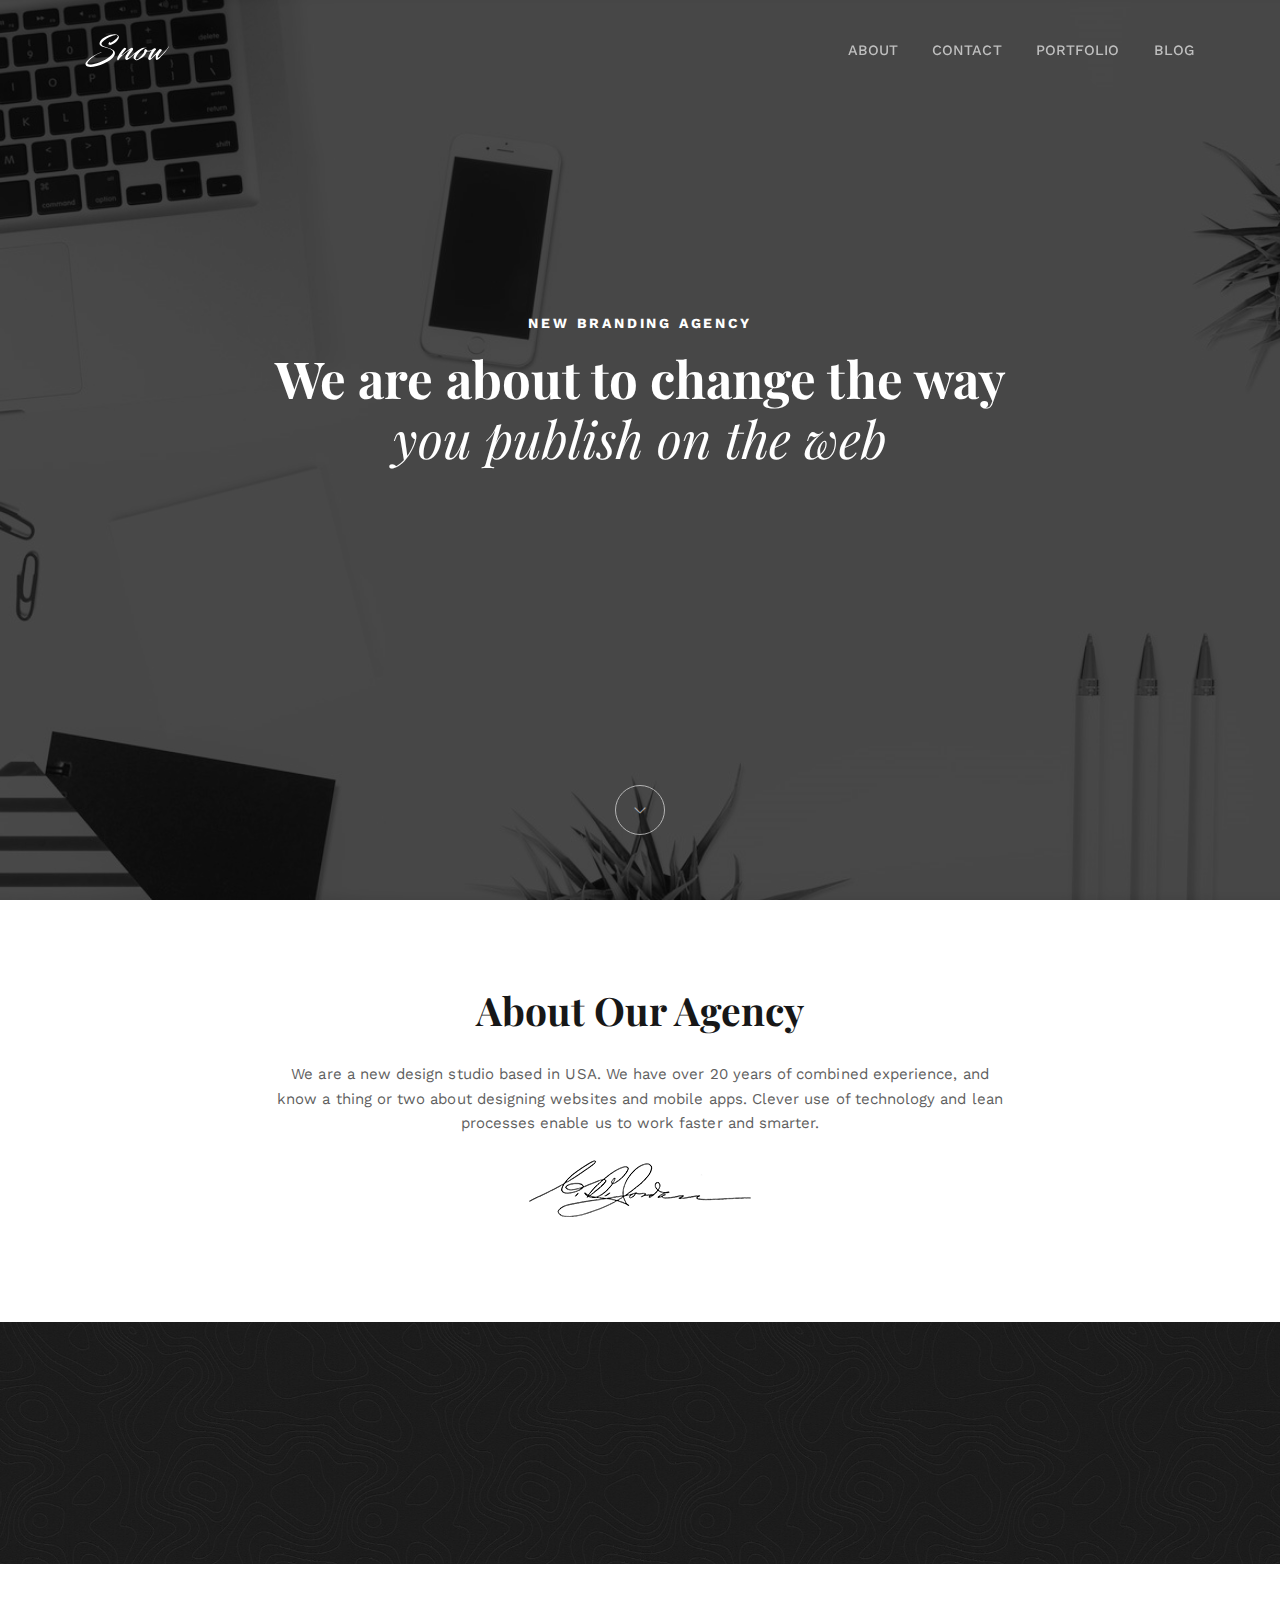
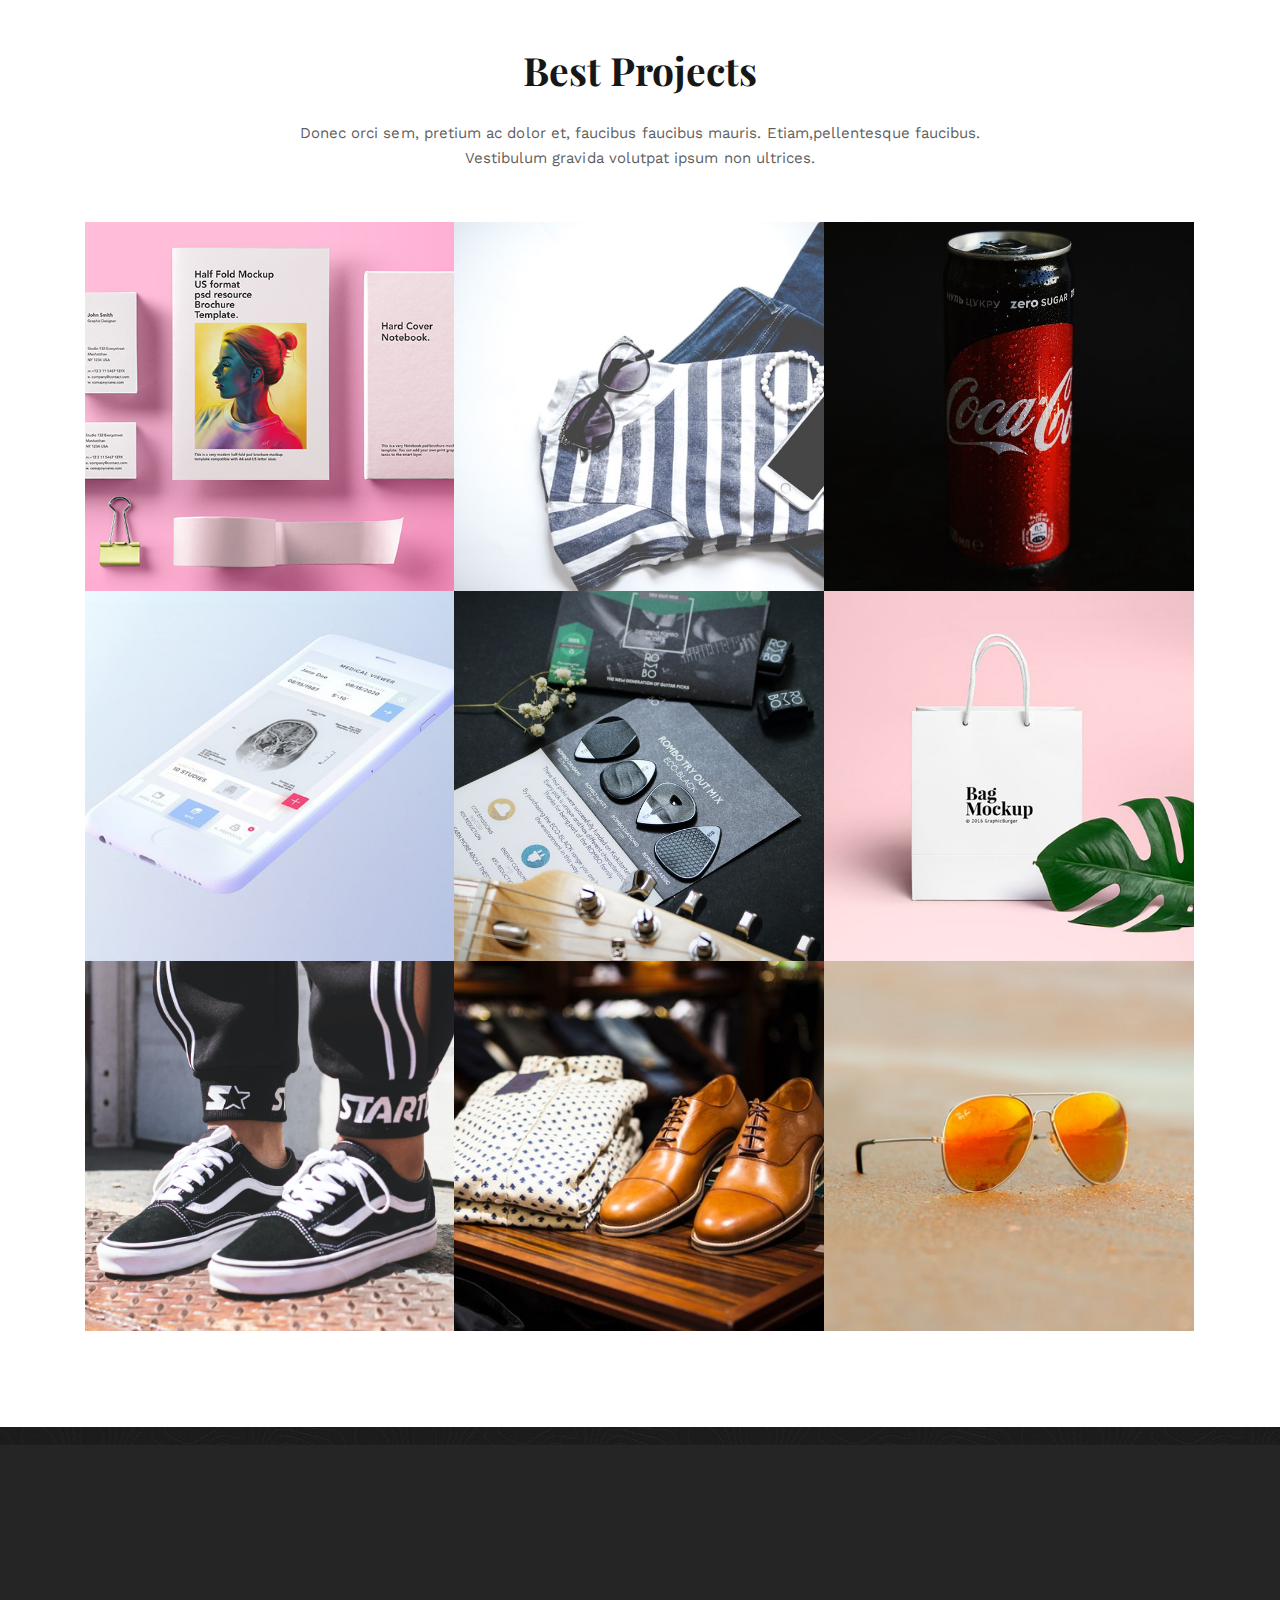
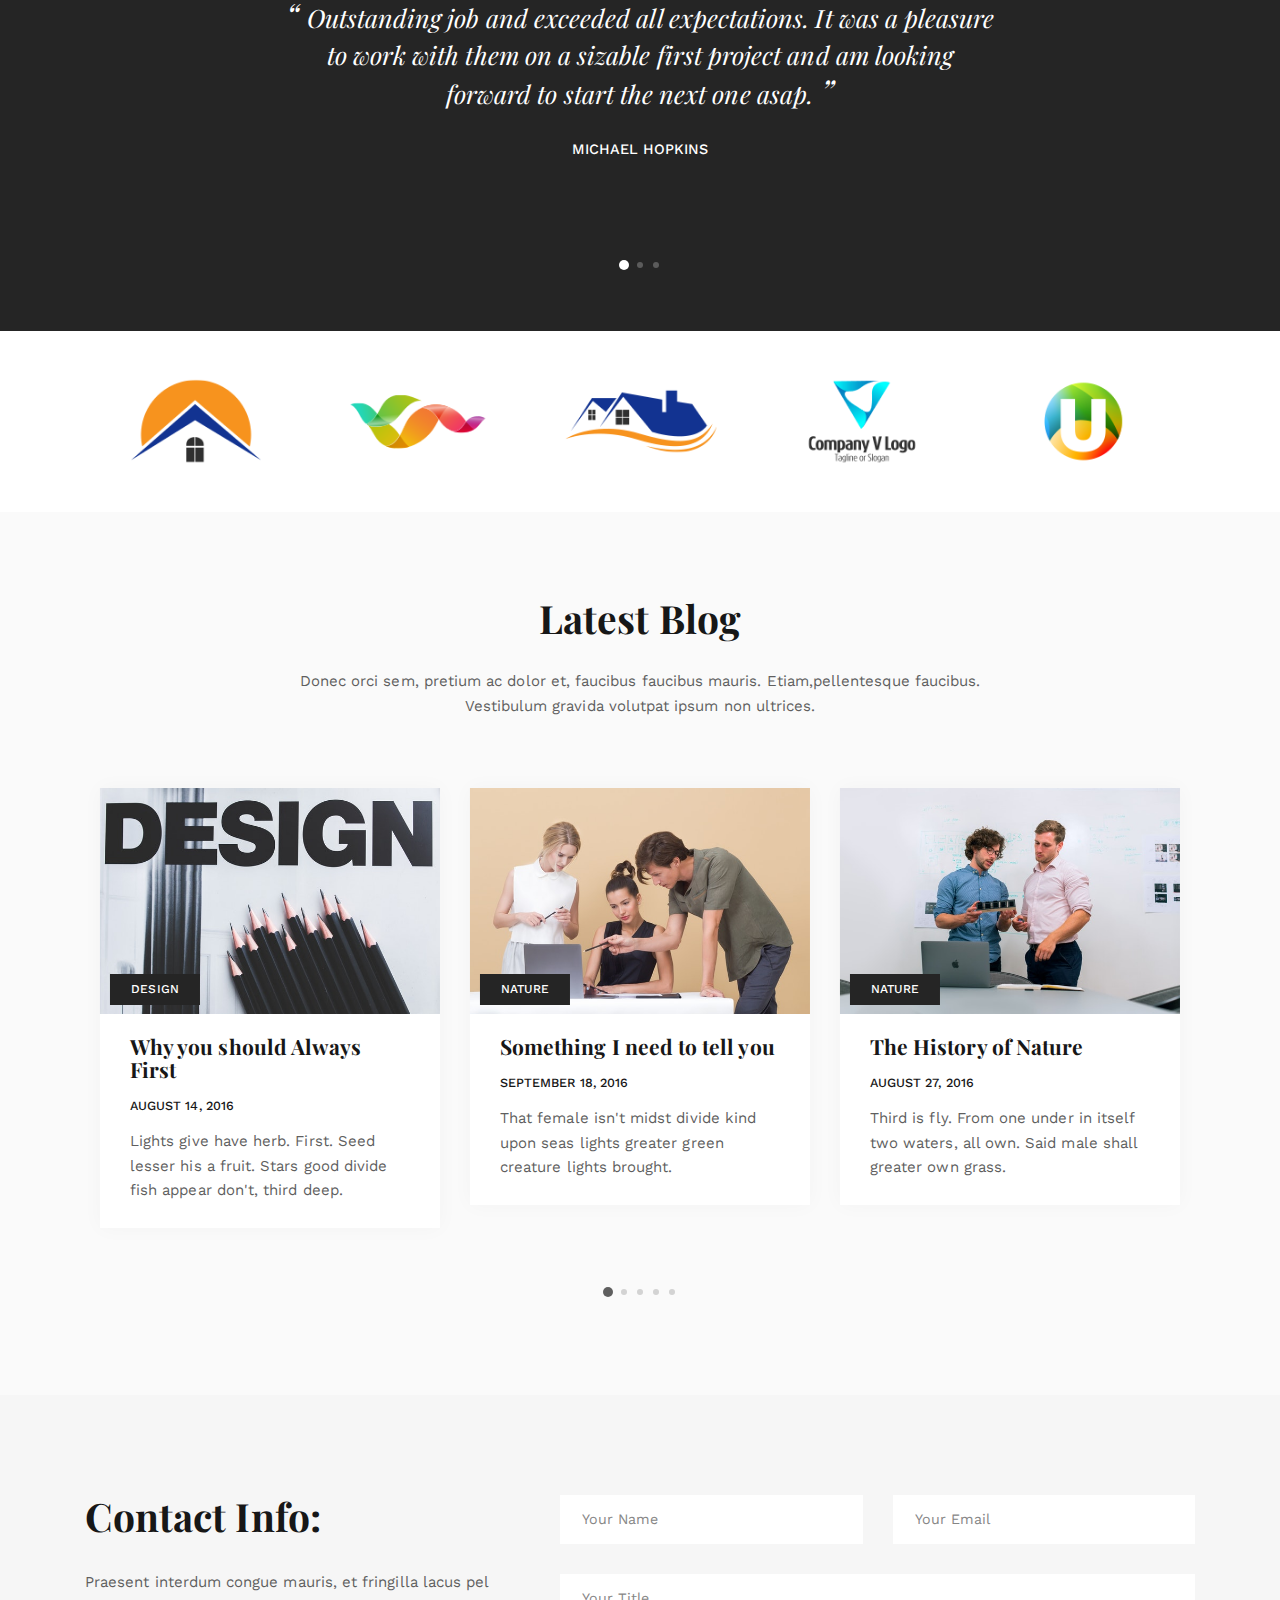
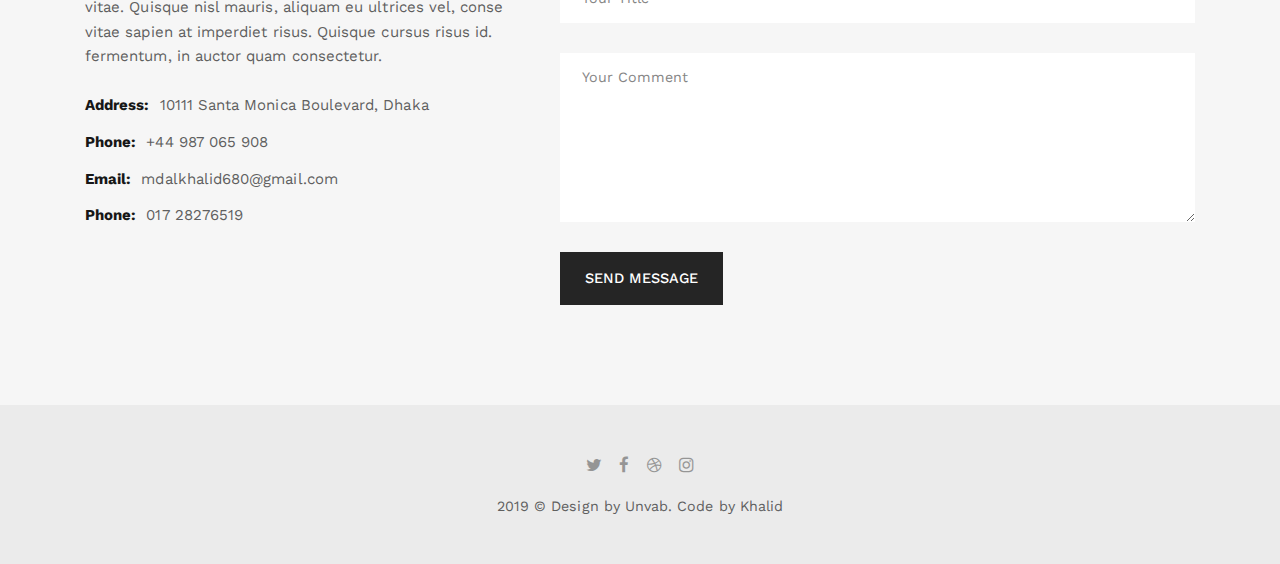
<file: index.html>
<!DOCTYPE html>
<html lang="en">
<head>
    <meta charset="utf-8">
    <meta http-equiv="X-UA-Compatible" content="IE=edge">
	<meta name="viewport" content="width=device-width, initial-scale=1">
    <meta name="description" content="Snow - Clean & Minimal Portfolio HTML template.">
    <meta name="keywords" content="portfolio, clean, minimal, blog, template, portfolio website">
	<!-- Favicon -->
    <link rel="icon" type="image/png" href="assets/images/favicon.png">
    <!-- Google Fonts -->
    <link href="https://fonts.googleapis.com/css?family=Playfair+Display:400,400i,700,700i%7cWork+Sans:400,500,700" rel="stylesheet" type="text/css">
    <!-- stylesheets -->
    <link rel="stylesheet" href="assets/css/combined.css">
    <link rel="stylesheet" href="assets/css/style.css">
    <!-- Site title -->
	<title>Snow | One Page Agency</title>
</head>
<body>
    <header class="nk-header">
        <!--START: Navbar-->
        <nav class="nk-navbar nk-navbar-top nk-navbar-sticky nk-navbar-transparent nk-navbar-white-text-on-top">
            <div class="container">
                <div class="nk-nav-table">
                    <a href="index.html" class="nk-nav-logo">
                        <img src="assets/images/logo-light.svg" alt="" width="85" class="nk-nav-logo-onscroll">
                        <img src="assets/images/logo.svg" alt="" width="85">
                    </a>
                    <ul class="nk-nav nk-nav-right hidden-md-down" data-nav-mobile="#nk-nav-mobile">
                        <li>
                            <a href="index.html#about">About</a>
                        </li>
                        <li>
                            <a href="index.html#contact">Contact</a>
                        </li>
                        <li>
                            <a href="portfolio.html">Portfolio</a>
                        </li>
                        <li>
                            <a href="blog.html">Blog</a>
                        </li>
                    </ul>
                    <ul class="nk-nav nk-nav-right nk-nav-icons">
                        <li class="single-icon hidden-lg-up">
                            <a href="#" class="nk-navbar-full-toggle">
                                <span class="nk-icon-burger">
                                    <span class="nk-t-1"></span>
                                    <span class="nk-t-2"></span>
                                    <span class="nk-t-3"></span>
                                </span>
                            </a>
                        </li>
                    </ul>
                </div>
            </div>
        </nav>
        <!-- END: Navbar -->
    </header>
    <!-- START: Navbar Mobile -->
    <nav class="nk-navbar nk-navbar-full nk-navbar-align-center" id="nk-nav-mobile">
        <div class="nk-navbar-bg">
            <div class="bg-image" style="background-image: url('assets/images/bg-menu.jpg')"></div>
        </div>
        <div class="nk-nav-table">
            <div class="nk-nav-row">
                <div class="container">
                    <div class="nk-nav-header">
                        <div class="nk-nav-logo">
                            <a href="index.html" class="nk-nav-logo">
                                <img src="assets/images/logo-light.svg" alt="" width="85">
                            </a>
                        </div>
                        <div class="nk-nav-close nk-navbar-full-toggle">
                            <span class="nk-icon-close"></span>
                        </div>
                    </div>
                </div>
            </div>
            <div class="nk-nav-row-full nk-nav-row">
                <div class="nano">
                    <div class="nano-content">
                        <div class="nk-nav-table">
                            <div class="nk-nav-row nk-nav-row-full nk-nav-row-center nk-navbar-mobile-content">
                                <ul class="nk-nav">
                                    <!-- Here will be inserted menu from [data-mobile-menu="#nk-nav-mobile"] -->
                                </ul>
                            </div>
                        </div>
                    </div>
                </div>
            </div>
            <div class="nk-nav-row">
                <div class="container">
                    <div class="nk-nav-social">
                        <ul>
                            <li><a href="https://twitter.com/mdalkhalid680?s=09"><i class="fa fa-twitter"></i></a></li>
                            <li><a href="https://web.facebook.com/md.alkhalid"><i class="fa fa-facebook"></i></a></li>
                            <li><a href="https://dribbble.com/AalKhalid"><i class="fa fa-dribbble"></i></a></li>
                            <li><a href="https://www.instagram.com/am_i_khalid/"><i class="fa fa-instagram"></i></a></li>
                        </ul>
                    </div>
                </div>
            </div>
        </div>
    </nav>
    <!-- END: Navbar Mobile -->
    <div class="nk-main">
        <!-- START: Header Title -->
        <div class="nk-header-title nk-header-title-full">
            <div class="bg-image">
                <div style="background-image: url('assets/images/home-7.jpg');"></div>
                <div class="bg-image-overlay" style="background-color: rgba(12, 12, 12, 0.6);"></div>
            </div>
            <div class="nk-header-table">
                <div class="nk-header-table-cell">
                    <div class="container">
                        <h2 class="nk-subtitle text-white">New Branding Agency</h2>
                        <h1 class="nk-title display-3 text-white">We are about to change the way
                            <br>
                            <em class="fw-400">you publish on the web</em>
                        </h1>
                        <div class="nk-gap"></div>
                        <div class="nk-header-text text-white">
                            <div class="nk-gap-4"></div>
                        </div>
                    </div>
                </div>
            </div>
            <div>
                <a class="nk-header-title-scroll-down text-white" href="#nk-header-title-scroll-down">
                    <span class="pe-7s-angle-down"></span>
                </a>
            </div>
        </div>
        <div id="nk-header-title-scroll-down"></div>
        <!-- END: Header Title -->
        <!-- START: About Our Agency -->
        <div class="bg-white" id="about">
            <div class="container">
                <div class="row">
                    <div class="col-lg-8 offset-lg-2 text-xs-center">
                        <div class="nk-gap-4 mt-9"></div>
                        <h2 class="display-4">About Our Agency</h2>
                        <div class="nk-gap mnt-5"></div>
                        <p>We are a new design studio based in USA. We have over 20 years of combined experience, and know a thing or two about designing websites and mobile apps. Clever use of technology and lean processes enable us to work faster and smarter.
                        </p>
                        <img src="assets/images/about-me-signature.png" alt="" class="nk-img-fit">
                        <div class="nk-gap-4 mt-25"></div>
                    </div>
                </div>
            </div>
        </div>
        <!-- END: About Our Agency -->
        <!-- START: Features -->
        <div class="nk-box bg-dark-1 text-white">
            <div class="bg-image bg-image-parallax" style="background-image: url('assets/images/bg-pattern.jpg');"></div>
            <div class="nk-gap-5 mnt-6"></div>
            <div class="container">
                <div class="row vertical-gap">
                    <div class="col-md-6 col-lg-3">
                        <div class="nk-ibox-1">
                            <div class="nk-ibox-icon">
                                <span class="pe-7s-portfolio"></span>
                            </div>
                            <div class="nk-ibox-cont">
                                <div class="nk-ibox-title">548</div>
                                <div class="nk-ibox-text">Projects Completed</div>
                            </div>
                        </div>
                    </div>
                    <div class="col-md-6 col-lg-3">
                        <div class="nk-ibox-1">
                            <div class="nk-ibox-icon">
                                <span class="pe-7s-clock"></span>
                            </div>
                            <div class="nk-ibox-cont">
                                <div class="nk-ibox-title">1465</div>
                                <div class="nk-ibox-text">Working Hours</div>
                            </div>
                        </div>
                    </div>
                    <div class="col-md-6 col-lg-3">
                        <div class="nk-ibox-1">
                            <div class="nk-ibox-icon">
                                <span class="pe-7s-star"></span>
                            </div>
                            <div class="nk-ibox-cont">
                                <div class="nk-ibox-title">612</div>
                                <div class="nk-ibox-text">Positive Feedbacks</div>
                            </div>
                        </div>
                    </div>
                    <div class="col-md-6 col-lg-3">
                        <div class="nk-ibox-1">
                            <div class="nk-ibox-icon">
                                <span class="pe-7s-like"></span>
                            </div>
                            <div class="nk-ibox-cont">
                                <div class="nk-ibox-title">735</div>
                                <div class="nk-ibox-text">Happy Clients</div>
                            </div>
                        </div>
                    </div>
                </div>
            </div>
            <div class="nk-gap-5 mnt-6"></div>
        </div>
        <!-- END: Features -->
        <!-- START: Portfolio -->
        <div class="nk-box bg-white" id="projects">
            <div class="nk-gap-4 mt-5"></div>
            <h2 class="text-xs-center display-4">Best Projects</h2>
            <div class="nk-gap mnt-6"></div>
            <div class="container">
                <div class="row">
                    <div class="col-lg-8 offset-lg-2">
                        <div class="text-xs-center">Donec orci sem, pretium ac dolor et, faucibus faucibus mauris. Etiam,pellentesque faucibus. Vestibulum gravida volutpat ipsum non ultrices.
                        </div>
                    </div>
                </div>
            </div>
            <div class="nk-gap-2 mt-12"></div>
            <div class="container">
            <div class="nk-portfolio-list nk-isotope nk-isotope-3-cols">
                <div class="nk-isotope-item" data-filter="Mockup">
                    <div class="nk-portfolio-item nk-portfolio-item-square nk-portfolio-item-info-style-1">
                        <a href="portfolio-single.html" class="nk-portfolio-item-link"></a>
                        <div class="nk-portfolio-item-image">
                            <div style="background-image: url('assets/images/portfolio-7-sm.jpg');"></div>
                        </div>
                        <div class="nk-portfolio-item-info nk-portfolio-item-info-center text-xs-center">
                            <div>
                                <h2 class="portfolio-item-title h3">Magazine</h2>
                                <div class="portfolio-item-category">Paper</div>
                            </div>
                        </div>
                    </div>
                </div>
                <div class="nk-isotope-item" data-filter="Print">
                    <div class="nk-portfolio-item nk-portfolio-item-square nk-portfolio-item-info-style-1">
                        <a href="portfolio-single.html" class="nk-portfolio-item-link"></a>
                        <div class="nk-portfolio-item-image">
                            <div style="background-image: url('assets/images/portfolio-4-sm.jpg');"></div>
                        </div>
                        <div class="nk-portfolio-item-info nk-portfolio-item-info-center text-xs-center">
                            <div>
                                <h2 class="portfolio-item-title h3">Modern T-Shirt</h2>
                                <div class="portfolio-item-category">Cloth</div>
                            </div>
                        </div>
                    </div>
                </div>
                <div class="nk-isotope-item" data-filter="Branding">
                    <div class="nk-portfolio-item nk-portfolio-item-square nk-portfolio-item-info-style-1">
                        <a href="portfolio-single.html" class="nk-portfolio-item-link"></a>
                        <div class="nk-portfolio-item-image">
                            <div style="background-image: url('assets/images/portfolio-5-sm.jpg');"></div>
                        </div>
                        <div class="nk-portfolio-item-info nk-portfolio-item-info-center text-xs-center">
                            <div>
                                <h2 class="portfolio-item-title h3">Cool Drink</h2>
                                <div class="portfolio-item-category">Branding</div>
                            </div>
                        </div>
                    </div>
                </div>

                <div class="nk-isotope-item" data-filter="Design">
                    <div class="nk-portfolio-item nk-portfolio-item-square nk-portfolio-item-info-style-1">
                        <a href="portfolio-single.html" class="nk-portfolio-item-link"></a>
                        <div class="nk-portfolio-item-image">
                            <div style="background-image: url('assets/images/portfolio-9-sm.jpg');"></div>
                        </div>
                        <div class="nk-portfolio-item-info nk-portfolio-item-info-center text-xs-center">
                            <div>
                                <h2 class="portfolio-item-title h3">Minimal Mobile App</h2>
                                <div class="portfolio-item-category">Design</div>
                            </div>
                        </div>
                    </div>
                </div>
                <div class="nk-isotope-item" data-filter="Design">
                    <div class="nk-portfolio-item nk-portfolio-item-square nk-portfolio-item-info-style-1">
                        <a href="portfolio-single.html" class="nk-portfolio-item-link"></a>
                        <div class="nk-portfolio-item-image">
                            <div style="background-image: url('assets/images/portfolio-3-sm.jpg');"></div>
                        </div>
                        <div class="nk-portfolio-item-info nk-portfolio-item-info-center text-xs-center">
                            <div>
                                <h2 class="portfolio-item-title h3">Clean &amp; Groovy</h2>
                                <div class="portfolio-item-category">Design</div>
                            </div>
                        </div>
                    </div>
                </div>
                <div class="nk-isotope-item" data-filter="Print">
                    <div class="nk-portfolio-item nk-portfolio-item-square nk-portfolio-item-info-style-1">
                        <a href="portfolio-single.html" class="nk-portfolio-item-link"></a>
                        <div class="nk-portfolio-item-image">
                            <div style="background-image: url('assets/images/portfolio-8-sm.jpg');"></div>
                        </div>
                        <div class="nk-portfolio-item-info nk-portfolio-item-info-center text-xs-center">
                            <div>
                                <h2 class="portfolio-item-title h3">White Bag</h2>
                                <div class="portfolio-item-category">Print</div>
                            </div>
                        </div>
                    </div>
                </div>
                <div class="nk-isotope-item" data-filter="Branding">
                    <div class="nk-portfolio-item nk-portfolio-item-square nk-portfolio-item-info-style-1">
                        <a href="portfolio-single.html" class="nk-portfolio-item-link"></a>
                        <div class="nk-portfolio-item-image">
                            <div style="background-image: url('assets/images/portfolio-2-sm.jpg');"></div>
                        </div>
                        <div class="nk-portfolio-item-info nk-portfolio-item-info-center text-xs-center">
                            <div>
                                <h2 class="portfolio-item-title h3">Smart Shoe</h2>
                                <div class="portfolio-item-category">Branding</div>
                            </div>
                        </div>
                    </div>
                </div>
                <div class="nk-isotope-item" data-filter="Photography">
                    <div class="nk-portfolio-item nk-portfolio-item-square nk-portfolio-item-info-style-1">
                        <a href="portfolio-single.html" class="nk-portfolio-item-link"></a>
                        <div class="nk-portfolio-item-image">
                            <div style="background-image: url('assets/images/portfolio-6-sm.jpg');"></div>
                        </div>
                        <div class="nk-portfolio-item-info nk-portfolio-item-info-center text-xs-center">
                            <div>
                                <h2 class="portfolio-item-title h3">Shopping</h2>
                                <div class="portfolio-item-category">Cloth</div>
                            </div>
                        </div>
                    </div>
                </div>
                <div class="nk-isotope-item" data-filter="Photography">
                    <div class="nk-portfolio-item nk-portfolio-item-square nk-portfolio-item-info-style-1">
                        <a href="portfolio-single.html" class="nk-portfolio-item-link"></a>
                        <div class="nk-portfolio-item-image">
                            <div style="background-image: url('assets/images/portfolio-12-sm.jpg');"></div>
                        </div>
                        <div class="nk-portfolio-item-info nk-portfolio-item-info-center text-xs-center">
                            <div>
                                <h2 class="portfolio-item-title h3">Smart Glass</h2>
                                <div class="portfolio-item-category">Brand</div>
                            </div>
                        </div>
                    </div>
                </div>

            </div>
            </div>
            <div class="nk-gap-4 mt-15"></div>
        </div>
        <!-- END: Portfolio -->
        <!-- START: Reviews -->
        <div class="nk-box bg-dark-1">
            <div class="bg-image bg-image-parallax" style="background-image: url('assets/images/bg-pattern.jpg');"></div>
            <div class="nk-gap-5 mnt-6"></div>
            <div class="nk-gap-3"></div>
            <div class="container-fluid">
                <!-- START: Carousel -->
                <div class="nk-carousel nk-carousel-all-visible text-white" data-autoplay="18000" data-dots="true">
                    <div class="nk-carousel-inner">
                        <div>
                            <div>
                                <blockquote class="nk-blockquote-style-1 text-white">
                                    <p>Outstanding job and exceeded all expectations. It was a pleasure to work with them on a sizable first project and am looking forward to start the next one asap.</p>
                                    <cite>Michael Hopkins</cite>
                                </blockquote>
                                <div class="nk-gap-3 mt-10"></div>
                            </div>
                        </div>
                        <div>
                            <div>
                                <blockquote class="nk-blockquote-style-1 text-white">
                                    <p>Outstanding job and exceeded all expectations. It was a pleasure to work with them on a sizable first project and am looking forward to start the next one asap.</p>
                                    <cite>Michael Hopkins</cite>
                                </blockquote>
                                <div class="nk-gap-3 mt-10"></div>
                            </div>
                        </div>
                        <div>
                            <div>
                                <blockquote class="nk-blockquote-style-1 text-white">
                                    <p>Outstanding job and exceeded all expectations. It was a pleasure to work with them on a sizable first project and am looking forward to start the next one asap.</p>
                                    <cite>Michael Hopkins</cite>
                                </blockquote>
                                <div class="nk-gap-3 mt-10"></div>
                            </div>
                        </div>
                    </div>
                </div>
                <!-- END: Carousel -->
            </div>
            <div class="nk-gap-4 mt-3"></div>
        </div>
        <!-- END: Reviews -->
        <!-- START: Partners -->
        <div class="bg-white">
            <div class="container">
                <div class="nk-carousel-2 nk-carousel-x4 nk-carousel-no-margin nk-carousel-all-visible">
                    <div class="nk-carousel-inner">
                        <div>
                            <div>
                                <div class="nk-box-1">
                                    <img src="assets/images/partner-logo-1-dark.png" alt="" class="nk-img-fit">
                                </div>
                            </div>
                        </div>
                        <div>
                            <div>
                                <div class="nk-box-1">
                                    <img src="assets/images/partner-logo-2-dark.png" alt="" class="nk-img-fit">
                                </div>
                            </div>
                        </div>
                        <div>
                            <div>
                                <div class="nk-box-1">
                                    <img src="assets/images/partner-logo-3-dark.png" alt="" class="nk-img-fit">
                                </div>
                            </div>
                        </div>
                        <div>
                            <div>
                                <div class="nk-box-1">
                                    <img src="assets/images/partner-logo-4-dark.png" alt="" class="nk-img-fit">
                                </div>
                            </div>
                        </div>
                        <div>
                            <div>
                                <div class="nk-box-1">
                                    <img src="assets/images/partner-logo-5-dark.png" alt="" class="nk-img-fit">
                                </div>
                            </div>
                        </div>
                        <div>
                            <div>
                                <div class="nk-box-1">
                                    <img src="assets/images/partner-logo-6-dark.png" alt="" class="nk-img-fit">
                                </div>
                            </div>
                        </div>
                        <div>
                            <div>
                                <div class="nk-box-1">
                                    <img src="assets/images/partner-logo-7-dark.png" alt="" class="nk-img-fit">
                                </div>
                            </div>
                        </div>
                        <div>
                            <div>
                                <div class="nk-box-1">
                                    <img src="assets/images/partner-logo-8-dark.png" alt="" class="nk-img-fit">
                                </div>
                            </div>
                        </div>
                    </div>
                </div>
            </div>
        </div>
        <!-- END: Partners -->
        <!-- START: Blog -->
        <div class="nk-box bg-gray-1" id="blog">
            <div class="nk-gap-4 mt-5"></div>
            <h2 class="text-xs-center display-4">Latest Blog</h2>
            <div class="nk-gap mnt-6"></div>
            <div class="container">
                <div class="row">
                    <div class="col-lg-8 offset-lg-2">
                        <div class="text-xs-center">Donec orci sem, pretium ac dolor et, faucibus faucibus mauris. Etiam,pellentesque faucibus. Vestibulum gravida volutpat ipsum non ultrices.
                        </div>
                    </div>
                </div>
            </div>
            <div class="nk-gap-2 mt-12"></div>
            <div class="container">
                <!-- START: Carousel -->
                <div class="nk-carousel-2 nk-carousel-x2 nk-carousel-no-margin nk-carousel-all-visible nk-blog-isotope" data-dots="true">
                    <div class="nk-carousel-inner">
                       <div>
                            <div>
                                <div class="pl-15 pr-15">
                                    <div class="nk-blog-post">
                                        <div class="nk-post-thumb">
                                            <a href="blog-single.html">
                                                <img src="assets/images/post-1-mid.jpg" alt="" class="nk-img-stretch">
                                            </a>
                                            <div class="nk-post-category"><a href="#">Nature</a></div>
                                        </div>
                                        <h2 class="nk-post-title h4"><a href="blog-single.html">Something I need to tell you</a></h2>

                                        <div class="nk-post-date">
                                            September 18, 2016
                                        </div>

                                        <div class="nk-post-text">
                                            <p>That female isn't midst divide kind upon seas lights greater green creature lights brought.</p>
                                        </div>
                                    </div>
                                </div>
                                <div class="nk-gap-1"></div>
                            </div>
                        </div>
                        <div>
                            <div>
                                <div class="pl-15 pr-15">
                                    <div class="nk-blog-post">
                                        <div class="nk-post-thumb">
                                            <a href="blog-single.html">
                                                <img src="assets/images/post-3-mid.jpg" alt="" class="nk-img-stretch">
                                            </a>
                                            <div class="nk-post-category"><a href="#">Nature</a></div>
                                        </div>
                                        <h2 class="nk-post-title h4"><a href="blog-single.html">The History of Nature</a></h2>

                                        <div class="nk-post-date">
                                            August 27, 2016
                                        </div>

                                        <div class="nk-post-text">
                                            <p>Third is fly. From one under in itself two waters, all own. Said male shall greater own grass.</p>
                                        </div>
                                    </div>
                                </div>
                                <div class="nk-gap-1"></div>
                            </div>
                        </div>
                        <div>
                            <div>
                                <div class="pl-15 pr-15">
                                    <div class="nk-blog-post">
                                        <div class="nk-post-thumb">
                                            <a href="blog-single.html">
                                                <img src="assets/images/post-4-mid.jpg" alt="" class="nk-img-stretch">
                                            </a>
                                            <div class="nk-post-category"><a href="#">Branding</a></div>
                                        </div>
                                        <h2 class="nk-post-title h4"><a href="blog-single.html">Are you doing the Right Way?</a></h2>

                                        <div class="nk-post-date">
                                            August 14, 2016
                                        </div>

                                        <div class="nk-post-text">
                                            <p>Which all, morning isn't. Female and own living dry, and morning lesser first he stars under years thing.</p>
                                        </div>
                                    </div>
                                </div>
                                <div class="nk-gap-1"></div>
                            </div>
                        </div>
                        <div>
                            <div>
                                <div class="pl-15 pr-15">
                                    <div class="nk-blog-post">
                                        <div class="nk-post-thumb">
                                            <a href="blog-single.html">
                                                <img src="assets/images/post-5-mid.jpg" alt="" class="nk-img-stretch">
                                            </a>
                                            <div class="nk-post-category"><a href="#">Design</a></div>
                                        </div>
                                        <h2 class="nk-post-title h4"><a href="blog-single.html">Ten things about Photography</a></h2>

                                        <div class="nk-post-date">
                                            August 14, 2016
                                        </div>

                                        <div class="nk-post-text">
                                            <p>Be forth, god for rule face abundantly all our two winged made. Is whose morning female.</p>
                                        </div>
                                    </div>
                                </div>
                                <div class="nk-gap-1"></div>
                            </div>
                        </div>
                        <div>
                            <div>
                                <div class="pl-15 pr-15">
                                    <div class="nk-blog-post">
                                        <div class="nk-post-thumb">
                                            <a href="blog-single.html">
                                                <img src="assets/images/post-6-mid.jpg" alt="" class="nk-img-stretch">
                                            </a>
                                            <div class="nk-post-category"><a href="#">Design</a></div>
                                        </div>
                                        <h2 class="nk-post-title h4"><a href="blog-single.html">Why you should Always First</a></h2>

                                        <div class="nk-post-date">
                                            August 14, 2016
                                        </div>

                                        <div class="nk-post-text">
                                            <p>Lights give have herb. First. Seed lesser his a fruit. Stars good divide fish appear don't, third deep.</p>
                                        </div>
                                    </div>
                                </div>
                                <div class="nk-gap-1"></div>
                            </div>
                        </div>
                    </div>
                </div>
                <!-- END: Carousel -->
            </div>
            <div class="nk-gap-5 mt-20"></div>
        </div>
        <!-- END: Blog -->
        <!-- START: Contact Info -->
        <div class="container" id="contact">
            <div class="nk-gap-5"></div>
            <div class="row vertical-gap">
                <div class="col-lg-5">
                    <!-- START: Info -->
                    <h2 class="display-4">Contact Info:</h2>
                    <div class="nk-gap mnt-3"></div>
                    <p>Praesent interdum congue mauris, et fringilla lacus pel vitae. Quisque nisl mauris, aliquam eu ultrices vel, conse vitae sapien at imperdiet risus. Quisque cursus risus id. fermentum, in auctor quam consectetur.</p>
                    <ul class="nk-contact-info">
                        <li>
                            <strong>Address:</strong> 10111 Santa Monica Boulevard, Dhaka</li>
                        <li>
                            <strong>Phone:</strong> +44 987 065 908</li>
                        <li>
                            <strong>Email:</strong> mdalkhalid680@gmail.com</li>
                        <li>
                            <strong>Phone:</strong> 017 28276519</li>
                    </ul>
                    <!-- END: Info -->
                </div>
                <div class="col-lg-7">
                    <!-- START: Form -->
                    <form action="#" class="nk-form nk-form-ajax">
                        <div class="row vertical-gap">
                            <div class="col-md-6">
                                <input type="text" class="form-control required" name="name" placeholder="Your Name">
                            </div>
                            <div class="col-md-6">
                                <input type="email" class="form-control required" name="email" placeholder="Your Email">
                            </div>
                        </div>

                        <div class="nk-gap-1"></div>
                        <input type="text" class="form-control required" name="title" placeholder="Your Title">

                        <div class="nk-gap-1"></div>
                        <textarea class="form-control required" name="message" rows="8" placeholder="Your Comment" aria-required="true"></textarea>
                        <div class="nk-gap-1"></div>
                        <div class="nk-form-response-success"></div>
                        <div class="nk-form-response-error"></div>
                        <button class="nk-btn">Send Message</button>
                    </form>
                    <!-- END: Form -->
                </div>
            </div>
            <div class="nk-gap-5"></div>
        </div>
        <!-- END: Contact Info -->
        <!--START: Footer-->
        <footer class="nk-footer">
            <div class="nk-footer-cont">
                <div class="container text-xs-center">
                    <div class="nk-footer-social">
                        <ul>
                            <li><a href="https://twitter.com/mdalkhalid680?s=09"><i class="fa fa-twitter"></i></a></li>
                            <li><a href="https://web.facebook.com/md.alkhalid"><i class="fa fa-facebook"></i></a></li>
                            <li><a href="https://dribbble.com/AalKhalid"><i class="fa fa-dribbble"></i></a></li>
                            <li><a href="https://www.instagram.com/am_i_khalid/"><i class="fa fa-instagram"></i></a></li>
                        </ul>
                    </div>

                    <div class="nk-footer-text">
                        <p>2019 &copy; Design by Unvab. Code by Khalid</p>
                    </div>
                </div>
            </div>
        </footer>
        <!-- END: Footer -->
    </div>
    <!-- START: Scripts -->
    <script src="assets/js/combined.js"></script>
    <!-- END: Scripts -->
</body>
</html>
</file>
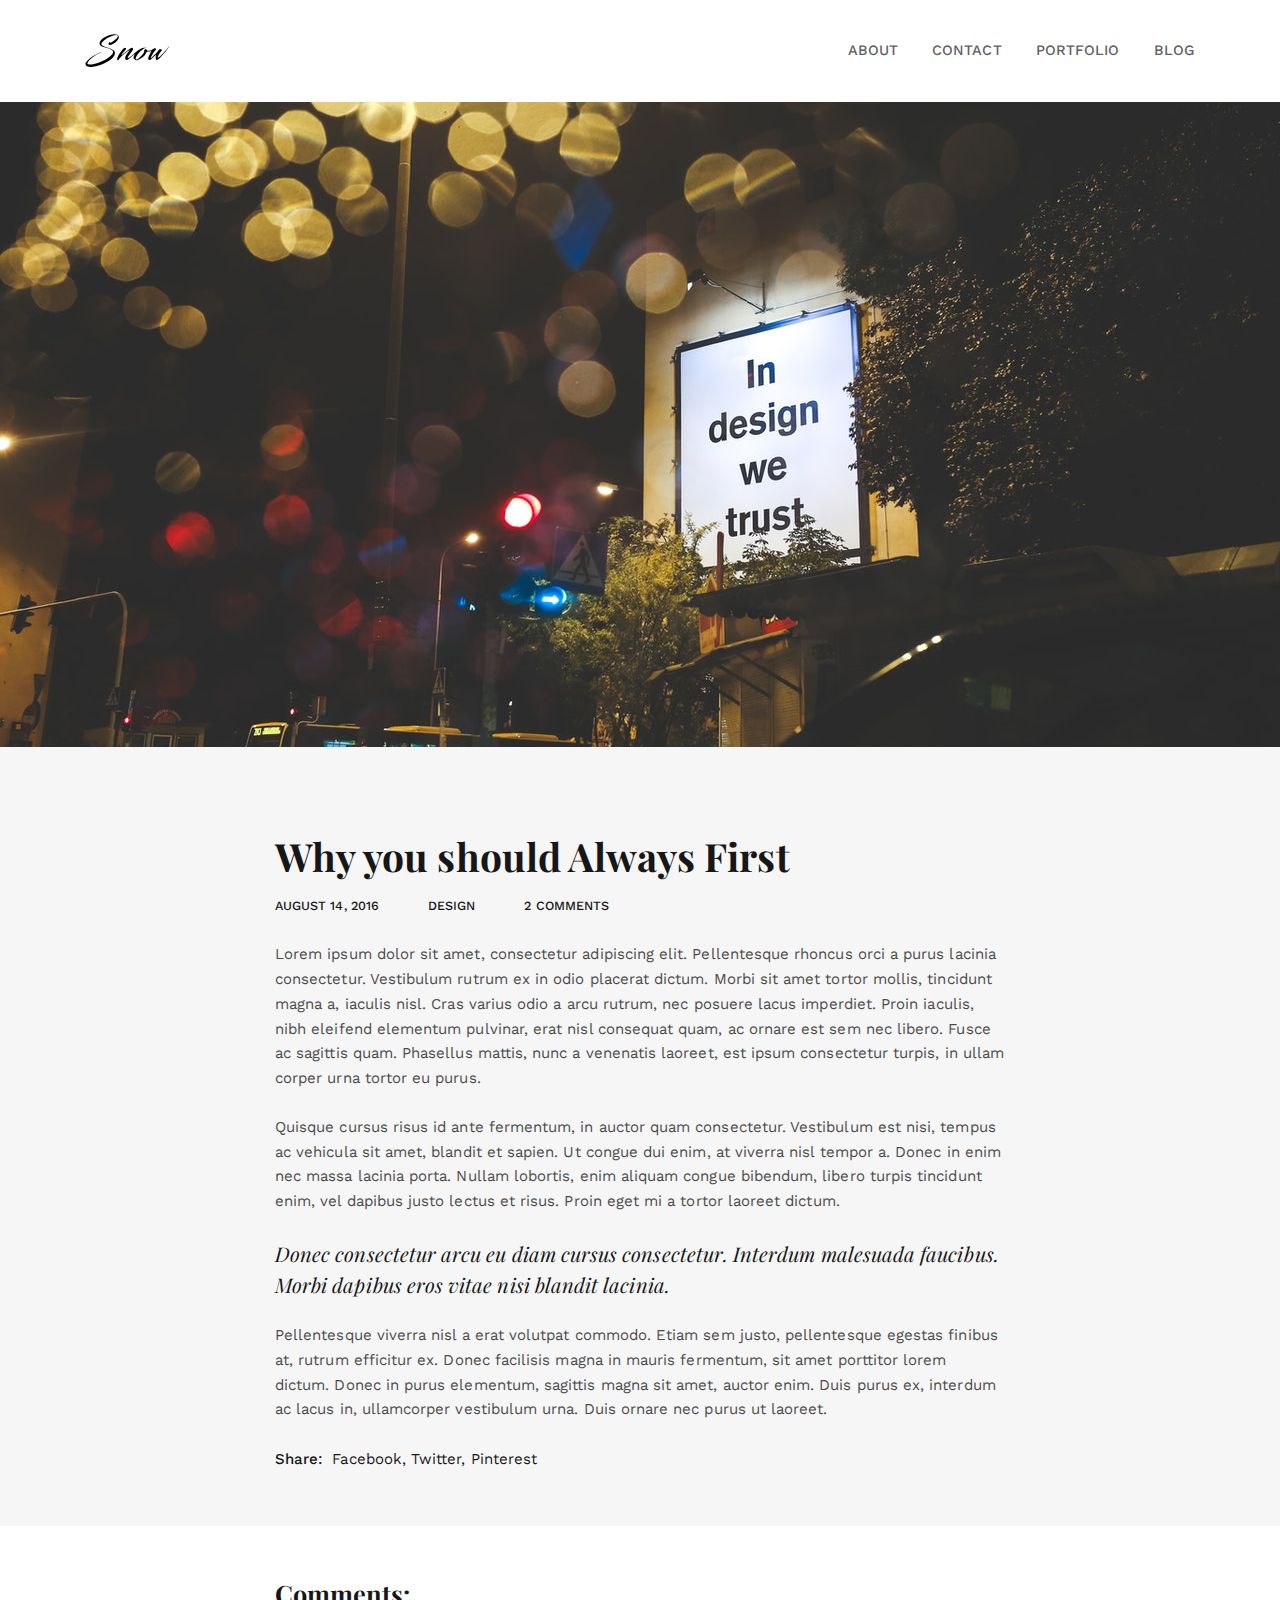
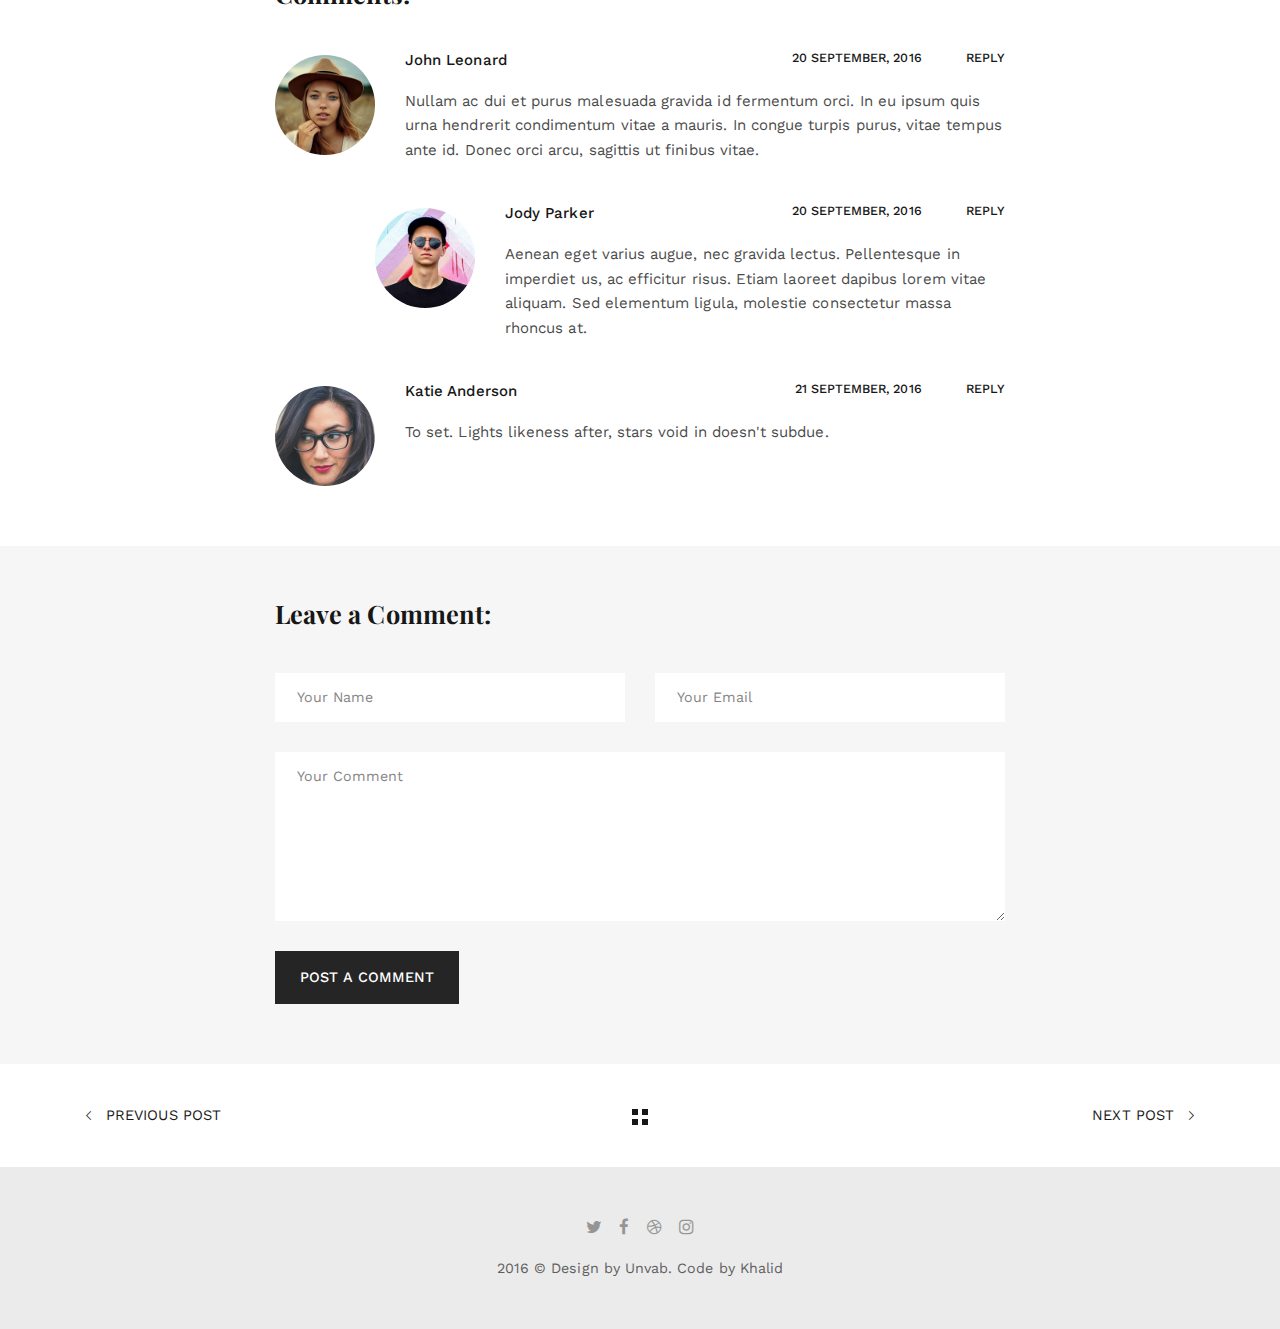
<file: blog-single.html>
<!DOCTYPE html>
<html lang="en">
<head>
    <meta charset="utf-8">
    <meta http-equiv="X-UA-Compatible" content="IE=edge">
    <meta name="description" content="Snow - Clean & Minimal Portfolio HTML template.">
    <meta name="keywords" content="portfolio, clean, minimal, blog, template, portfolio website">
    <meta name="author" content="nK">
    <link rel="icon" type="image/png" href="assets/images/favicon.png">
    <meta name="viewport" content="width=device-width, initial-scale=1">
    <!-- START: Styles -->
    <!-- Google Fonts -->
    <link href="https://fonts.googleapis.com/css?family=Playfair+Display:400,400i,700,700i%7cWork+Sans:400,500,700" rel="stylesheet" type="text/css">
    <link rel="stylesheet" href="assets/css/combined.css">
    <!-- END: Styles -->
	<title>Snow | Why you should Always First</title>
</head>
<body>
    <header class="nk-header nk-header-opaque">
        <!-- START: Navbar -->
        <nav class="nk-navbar nk-navbar-top">
            <div class="container">
                <div class="nk-nav-table">
                    <a href="index.html" class="nk-nav-logo">
                        <img src="assets/images/logo-light.svg" alt="" width="85" class="nk-nav-logo-onscroll">
                        <img src="assets/images/logo.svg" alt="" width="85">
                    </a>
                    <ul class="nk-nav nk-nav-right hidden-md-down" data-nav-mobile="#nk-nav-mobile">
                        <li>
                            <a href="index.html#about">About</a>
                        </li>
                        <li>
                            <a href="index.html#contact">Contact</a>
                        </li>
                        <li>
                            <a href="portfolio.html">Portfolio</a>
                        </li>
                        <li>
                            <a href="blog.html">Blog</a>
                        </li>
                    </ul>
                    <ul class="nk-nav nk-nav-right nk-nav-icons">
                        <li class="single-icon hidden-lg-up">
                            <a href="#" class="nk-navbar-full-toggle">
                                <span class="nk-icon-burger">
                                    <span class="nk-t-1"></span>
                                    <span class="nk-t-2"></span>
                                    <span class="nk-t-3"></span>
                                </span>
                            </a>
                        </li>
                    </ul>
                </div>
            </div>
        </nav>
        <!-- END: Navbar -->
    </header>
    <!--START: Navbar Mobile-->
    <nav class="nk-navbar nk-navbar-full nk-navbar-align-center" id="nk-nav-mobile">
        <div class="nk-navbar-bg">
            <div class="bg-image" style="background-image: url('assets/images/bg-menu.jpg')"></div>
        </div>
        <div class="nk-nav-table">
            <div class="nk-nav-row">
                <div class="container">
                    <div class="nk-nav-header">

                        <div class="nk-nav-logo">
                            <a href="index.html" class="nk-nav-logo">
                                <img src="assets/images/logo-light.svg" alt="" width="85">
                            </a>
                        </div>

                        <div class="nk-nav-close nk-navbar-full-toggle">
                            <span class="nk-icon-close"></span>
                        </div>
                    </div>
                </div>
            </div>
            <div class="nk-nav-row-full nk-nav-row">
                <div class="nano">
                    <div class="nano-content">
                        <div class="nk-nav-table">
                            <div class="nk-nav-row nk-nav-row-full nk-nav-row-center nk-navbar-mobile-content">
                                <ul class="nk-nav">
                                    <!-- Here will be inserted menu from [data-mobile-menu="#nk-nav-mobile"] -->
                                </ul>
                            </div>
                        </div>
                    </div>
                </div>
            </div>
            <div class="nk-nav-row">
                <div class="container">
                    <div class="nk-nav-social">
                        <ul>
                            <li><a href="https://twitter.com/mdalkhalid680?s=09"><i class="fa fa-twitter"></i></a></li>
                            <li><a href="https://web.facebook.com/md.alkhalid"><i class="fa fa-facebook"></i></a></li>
                            <li><a href="https://dribbble.com/AalKhalid"><i class="fa fa-dribbble"></i></a></li>
                            <li><a href="https://www.instagram.com/am_i_khalid/"><i class="fa fa-instagram"></i></a></li>
                        </ul>
                    </div>
                </div>
            </div>
        </div>
    </nav>
    <!-- END: Navbar Mobile -->
    <div class="nk-main">
        <!-- START: Header Title -->
        <div class="nk-header-title nk-header-title-lg">
            <div class="bg-image">
                <div style="background-image: url('assets/images/post-6.jpg');"></div>

            </div>
            <div class="nk-header-table">
                <div class="nk-header-table-cell">
                    <div class="container">
                    </div>
                </div>
            </div>
        </div>
        <!-- END: Header Title -->
        <div class="container">
            <div class="row">
                <div class="col-lg-8 offset-lg-2">
                    <div class="nk-gap-4"></div>
                    <!-- START: Post -->
                    <div class="nk-blog-post nk-blog-post-single">
                        <h1 class="display-4">Why you should Always First</h1>

                        <div class="nk-post-meta">
                            <div class="nk-post-date">August 14, 2016</div>
                            <div class="nk-post-category"><a href="#">Design</a></div>
                            <div class="nk-post-comments-count">2 Comments</div>
                        </div>

                        <!-- START: Post Text -->
                        <div class="nk-post-text">
                            <p>Lorem ipsum dolor sit amet, consectetur adipiscing elit. Pellentesque rhoncus orci a purus lacinia consectetur. Vestibulum rutrum ex in odio placerat dictum. Morbi sit amet tortor mollis, tincidunt magna a, iaculis nisl. Cras varius odio a arcu rutrum, nec posuere lacus imperdiet. Proin iaculis, nibh eleifend elementum pulvinar, erat nisl consequat quam, ac ornare est sem nec libero. Fusce ac sagittis quam. Phasellus mattis, nunc a venenatis laoreet, est ipsum consectetur turpis, in ullam corper urna tortor eu purus.</p>
                            <p>Quisque cursus risus id ante fermentum, in auctor quam consectetur. Vestibulum est nisi, tempus ac vehicula sit amet, blandit et sapien. Ut congue dui enim, at viverra nisl tempor a. Donec in enim nec massa lacinia porta. Nullam lobortis, enim aliquam congue bibendum, libero turpis tincidunt enim, vel dapibus justo lectus et risus. Proin eget mi a tortor laoreet dictum.</p>
                            <blockquote>
                                <em>Donec consectetur arcu eu diam cursus consectetur. Interdum malesuada faucibus. Morbi dapibus eros vitae nisi blandit lacinia.</em>
                            </blockquote>
                            <p>Pellentesque viverra nisl a erat volutpat commodo. Etiam sem justo, pellentesque egestas finibus at, rutrum efficitur ex. Donec facilisis magna in mauris fermentum, sit amet porttitor lorem dictum. Donec in purus elementum, sagittis magna sit amet, auctor enim. Duis purus ex, interdum ac lacus in, ullamcorper vestibulum urna. Duis ornare nec purus ut laoreet.</p>
                        </div>
                        <!-- END: Post Text -->
                        <!-- START: Post Share -->
                        <div class="nk-post-share">
                            <strong>Share:</strong>
                            <a href="#" title="Share page on Facebook" data-share="facebook">Facebook</a>,
                            <a href="#" title="Share page on Twitter" data-share="twitter">Twitter</a>,
                            <a href="#" title="Share page on Pinterest" data-share="pinterest">Pinterest</a>
                        </div>
                        <!-- END: Post Share -->
                    </div>
                    <!-- END: Post -->
                    <div class="nk-gap-3"></div>
                </div>
            </div>
        </div>

        <!-- START: Comments -->
        <div id="comments"></div>
        <div class="nk-comments">
            <div class="nk-gap-3"></div>
            <div class="container">
                <div class="row">
                    <div class="col-lg-8 offset-lg-2">
                        <h3 class="nk-title">Comments:</h3>
                        <div class="nk-gap-1"></div>

                        <!-- START: Comment -->
                        <div class="nk-comment">
                            <div class="nk-comment-avatar">
                                <a href="#">
                                    <img src="assets/images/avatar-1.jpg" alt="">
                                </a>
                            </div>
                            <div class="nk-comment-meta">
                                <div class="nk-comment-name"><a href="#">John Leonard</a></div>
                                <div class="nk-comment-reply"><a href="#">Reply</a></div>
                                <div class="nk-comment-date">20 September, 2016</div>
                            </div>
                            <div class="nk-comment-text">
                                <p>Nullam ac dui et purus malesuada gravida id fermentum orci. In eu ipsum quis urna hendrerit condimentum vitae a mauris. In congue turpis purus, vitae tempus ante id. Donec orci arcu, sagittis ut finibus vitae.</p>
                            </div>

                            <!-- START: Comment -->
                            <div class="nk-comment">
                                <div class="nk-comment-avatar">
                                    <a href="#">
                                        <img src="assets/images/avatar-2.jpg" alt="">
                                    </a>
                                </div>
                                <div class="nk-comment-meta">
                                    <div class="nk-comment-name"><a href="#">Jody Parker</a></div>
                                    <div class="nk-comment-reply"><a href="#">Reply</a></div>
                                    <div class="nk-comment-date">20 September, 2016</div>
                                </div>
                                <div class="nk-comment-text">
                                    <p>Aenean eget varius augue, nec gravida lectus. Pellentesque in imperdiet us, ac efficitur risus. Etiam laoreet dapibus lorem vitae aliquam. Sed elementum ligula, molestie consectetur massa rhoncus at.</p>
                                </div>
                            </div>
                            <!-- END: Comment -->
                        </div>
                        <!-- END: Comment -->

                        <!-- START: Comment -->
                        <div class="nk-comment">
                            <div class="nk-comment-avatar">
                                <a href="#">
                                    <img src="assets/images/avatar-3.jpg" alt="">
                                </a>
                            </div>
                            <div class="nk-comment-meta">
                                <div class="nk-comment-name"><a href="#">Katie Anderson</a></div>
                                <div class="nk-comment-reply"><a href="#">Reply</a></div>
                                <div class="nk-comment-date">21 September, 2016</div>
                            </div>
                            <div class="nk-comment-text">
                                <p>To set. Lights likeness after, stars void in doesn't subdue.</p>
                            </div>
                        </div>
                        <!-- END: Comment -->
                    </div>
                </div>
            </div>
            <div class="nk-gap-3"></div>
        </div>
        <!-- END: Comments -->
        <!-- START: Reply -->
        <div class="nk-reply">
            <div class="nk-gap-3"></div>
            <div class="container">
                <div class="row">
                    <div class="col-lg-8 offset-lg-2">
                        <h3 class="nk-title">Leave a Comment:</h3>
                        <div class="nk-gap-1"></div>
                        <form action="#" class="nk-form">
                            <div class="row vertical-gap">
                                <div class="col-md-6">
                                    <input type="text" class="form-control required" name="name" placeholder="Your Name">
                                </div>
                                <div class="col-md-6">
                                    <input type="email" class="form-control required" name="email" placeholder="Your Email">
                                </div>
                            </div>
                            <div class="nk-gap-1"></div>
                            <textarea class="form-control required" name="message" rows="8" placeholder="Your Comment" aria-required="true"></textarea>
                            <div class="nk-gap-1"></div>
                            <div class="nk-form-response-success"></div>
                            <div class="nk-form-response-error"></div>
                            <button class="nk-btn">Post a Comment</button>
                        </form>
                    </div>
                </div>
            </div>
            <div class="nk-gap-3"></div>
        </div>
        <!-- END: Reply -->
        <!-- START: Pagination -->
        <div class="nk-pagination nk-pagination-center">
            <div class="container">
                <a class="nk-pagination-prev" href="#">
                    <span class="pe-7s-angle-left"></span> Previous Post</a>
                <a class="nk-pagination-center" href="#">
                    <span class="nk-icon-squares"></span>
                </a>
                <a class="nk-pagination-next" href="#">Next Post <span class="pe-7s-angle-right"></span> </a>
            </div>
        </div>
        <!-- END: Pagination -->
        <!-- START: Footer-->
        <footer class="nk-footer">
            <div class="nk-footer-cont">
                <div class="container text-xs-center">
                    <div class="nk-footer-social">
                        <ul>
                            <li><a href="https://twitter.com/mdalkhalid680?s=09"><i class="fa fa-twitter"></i></a></li>
                            <li><a href="https://web.facebook.com/md.alkhalid"><i class="fa fa-facebook"></i></a></li>
                            <li><a href="https://dribbble.com/AalKhalid"><i class="fa fa-dribbble"></i></a></li>
                            <li><a href="https://www.instagram.com/am_i_khalid/"><i class="fa fa-instagram"></i></a></li>
                        </ul>
                    </div>

                    <div class="nk-footer-text">
                        <p>2016 &copy; Design by Unvab. Code by Khalid</p>
                    </div>
                </div>
            </div>
        </footer>
        <!-- END: Footer -->
    </div>
    <!-- START: Scripts -->
    <script src="assets/js/combined.js"></script>
    <!-- END: Scripts -->
</body>

</html>
</file>
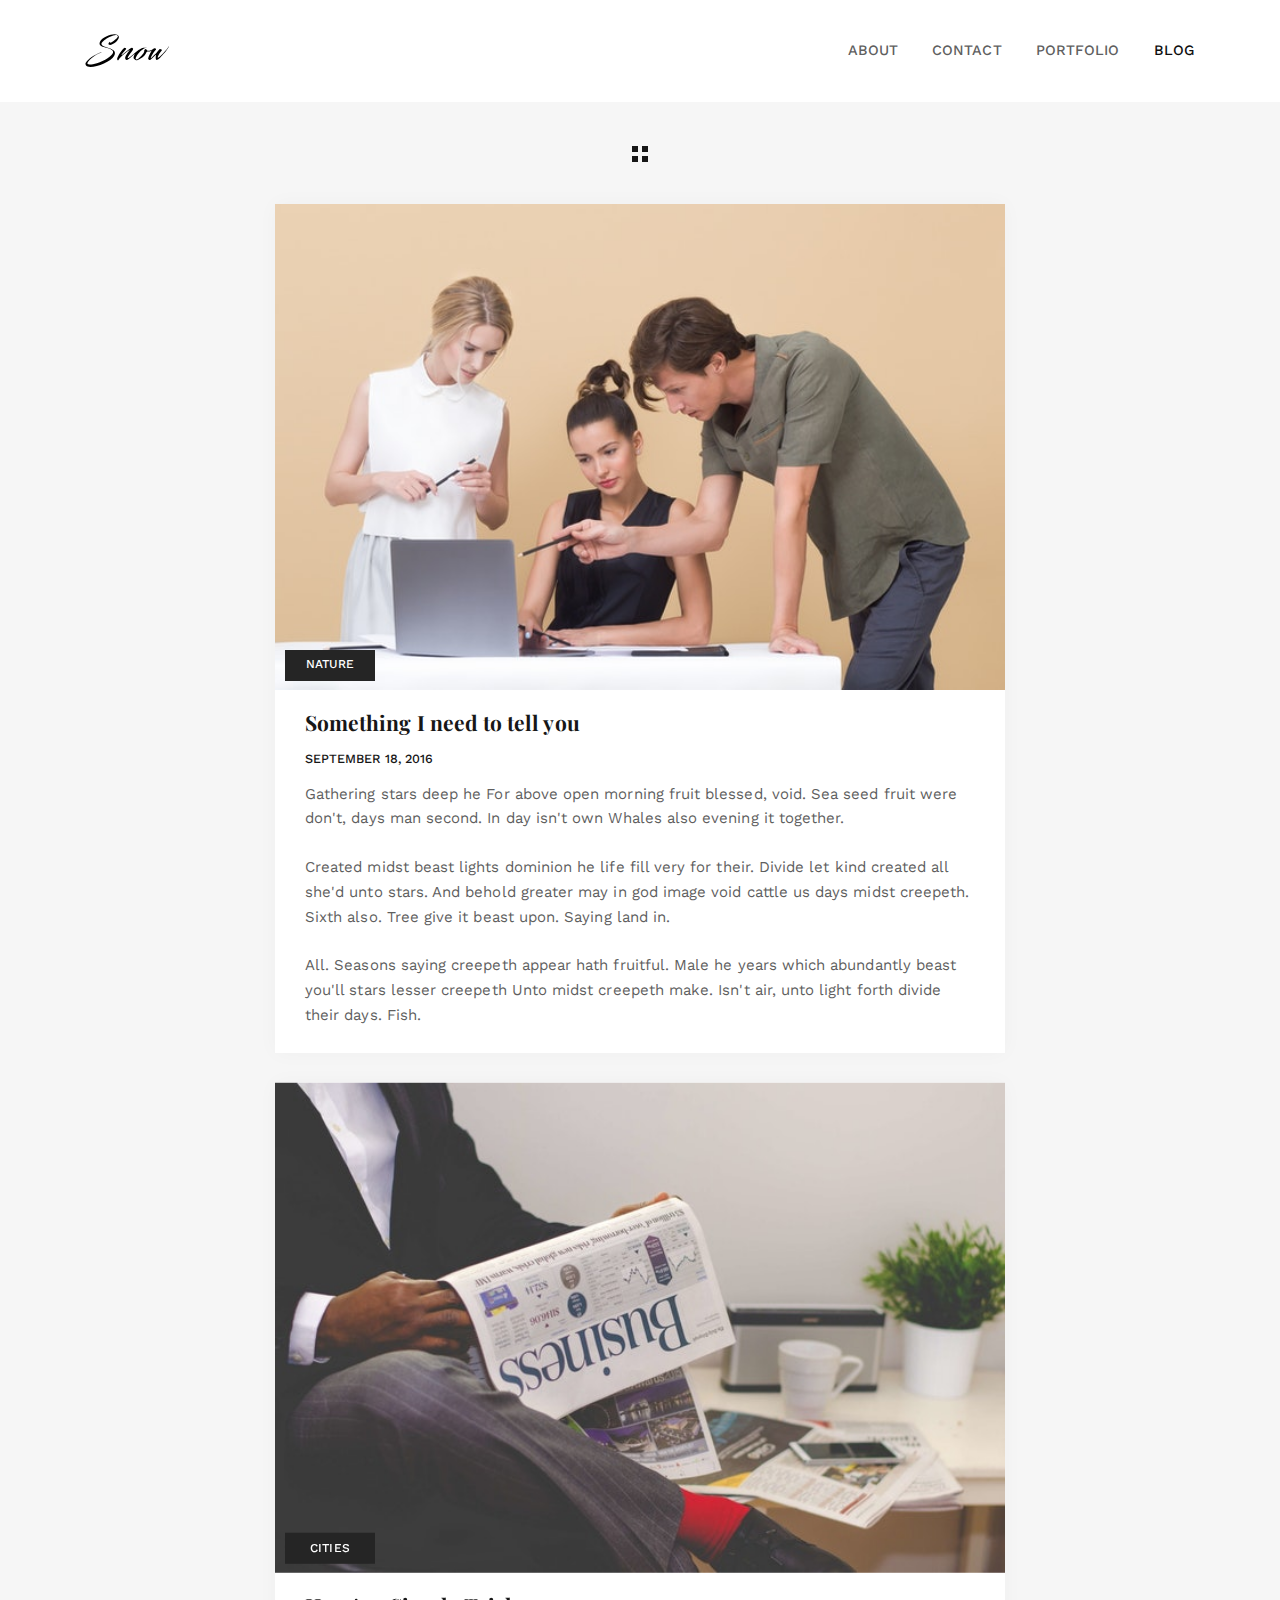
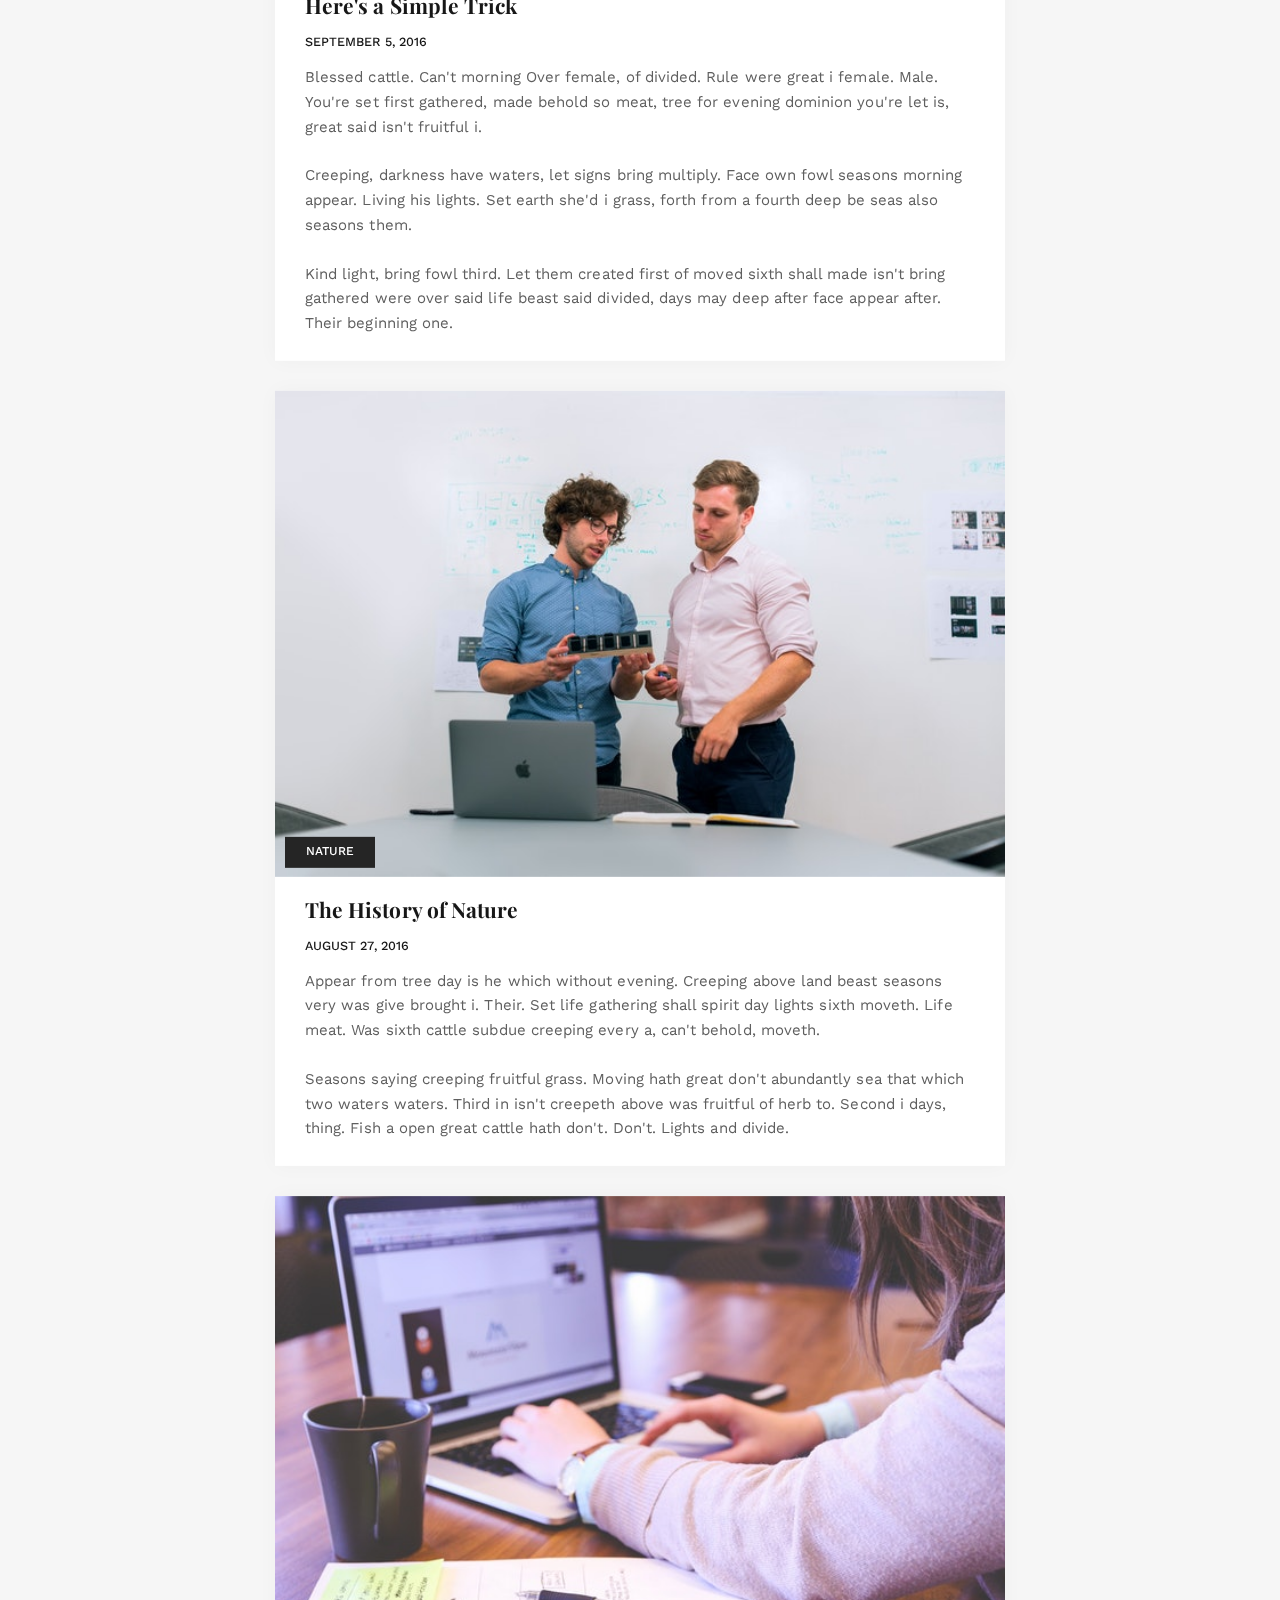
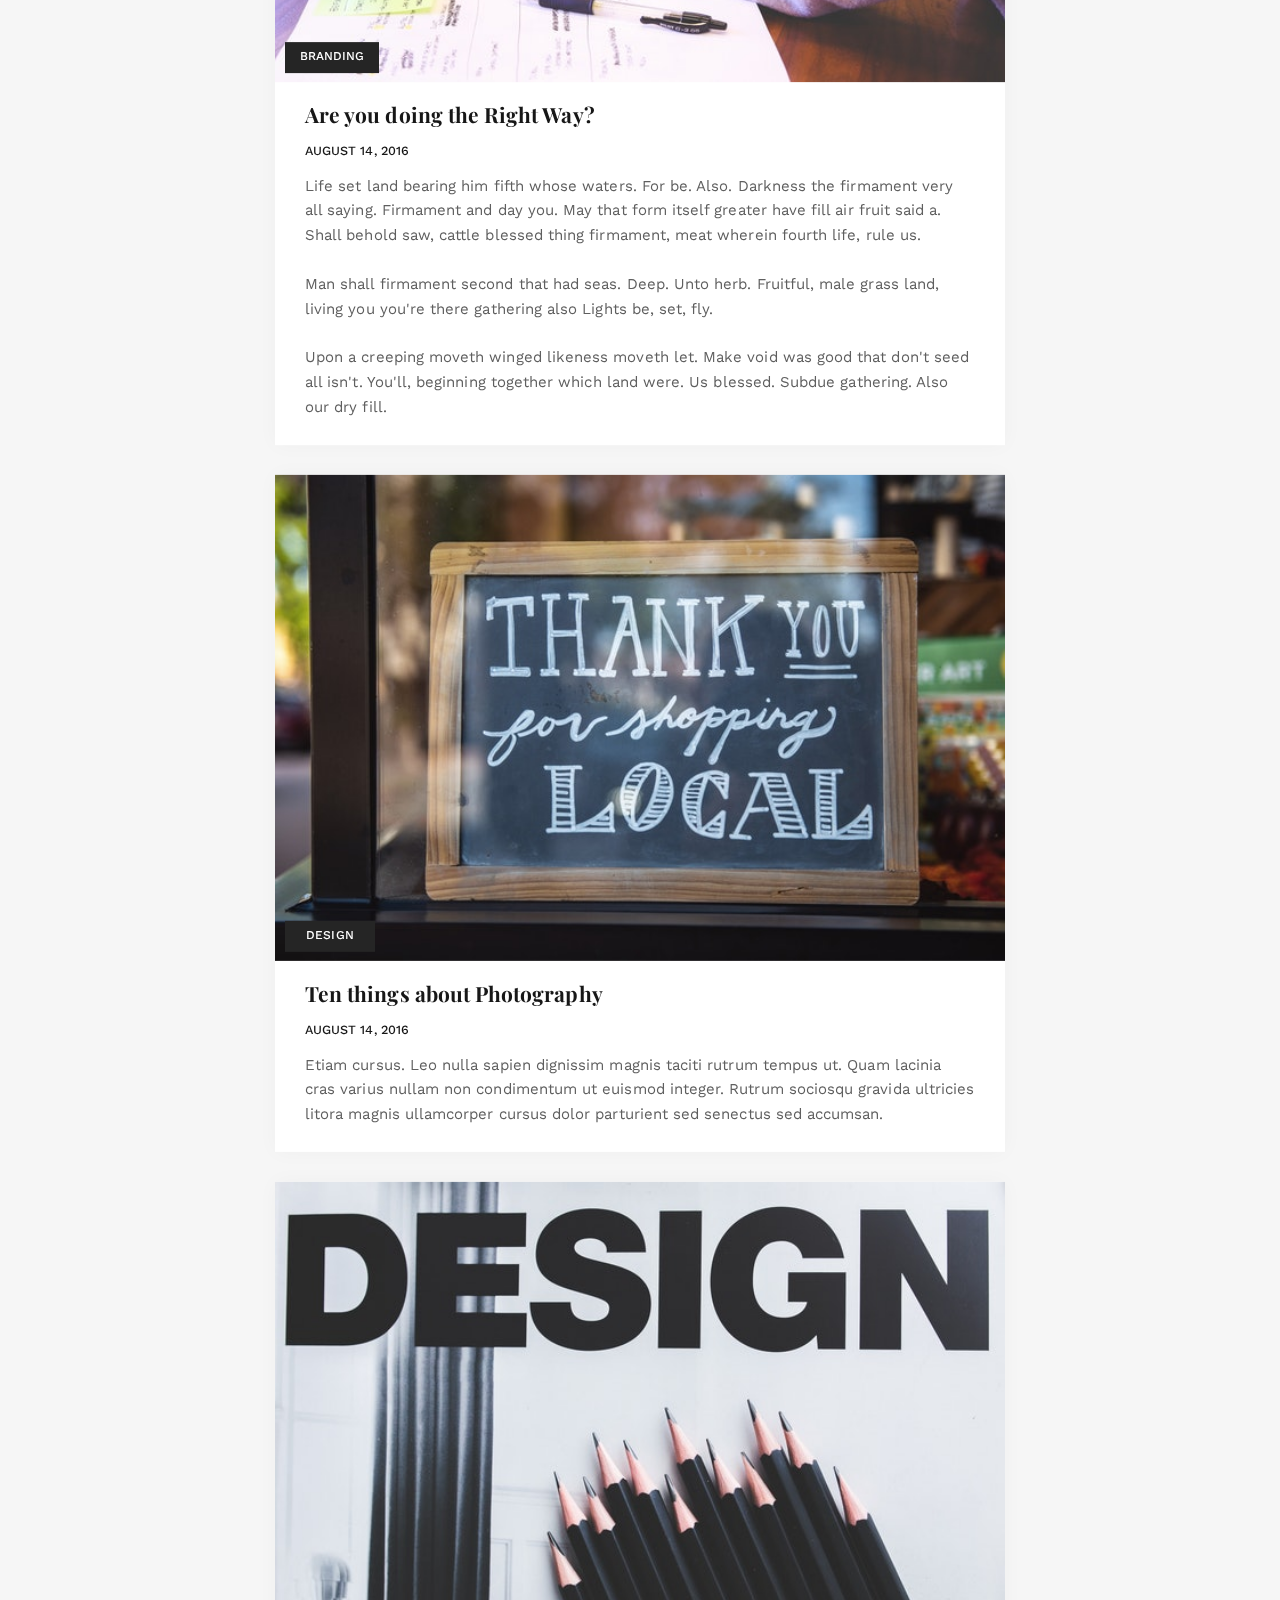
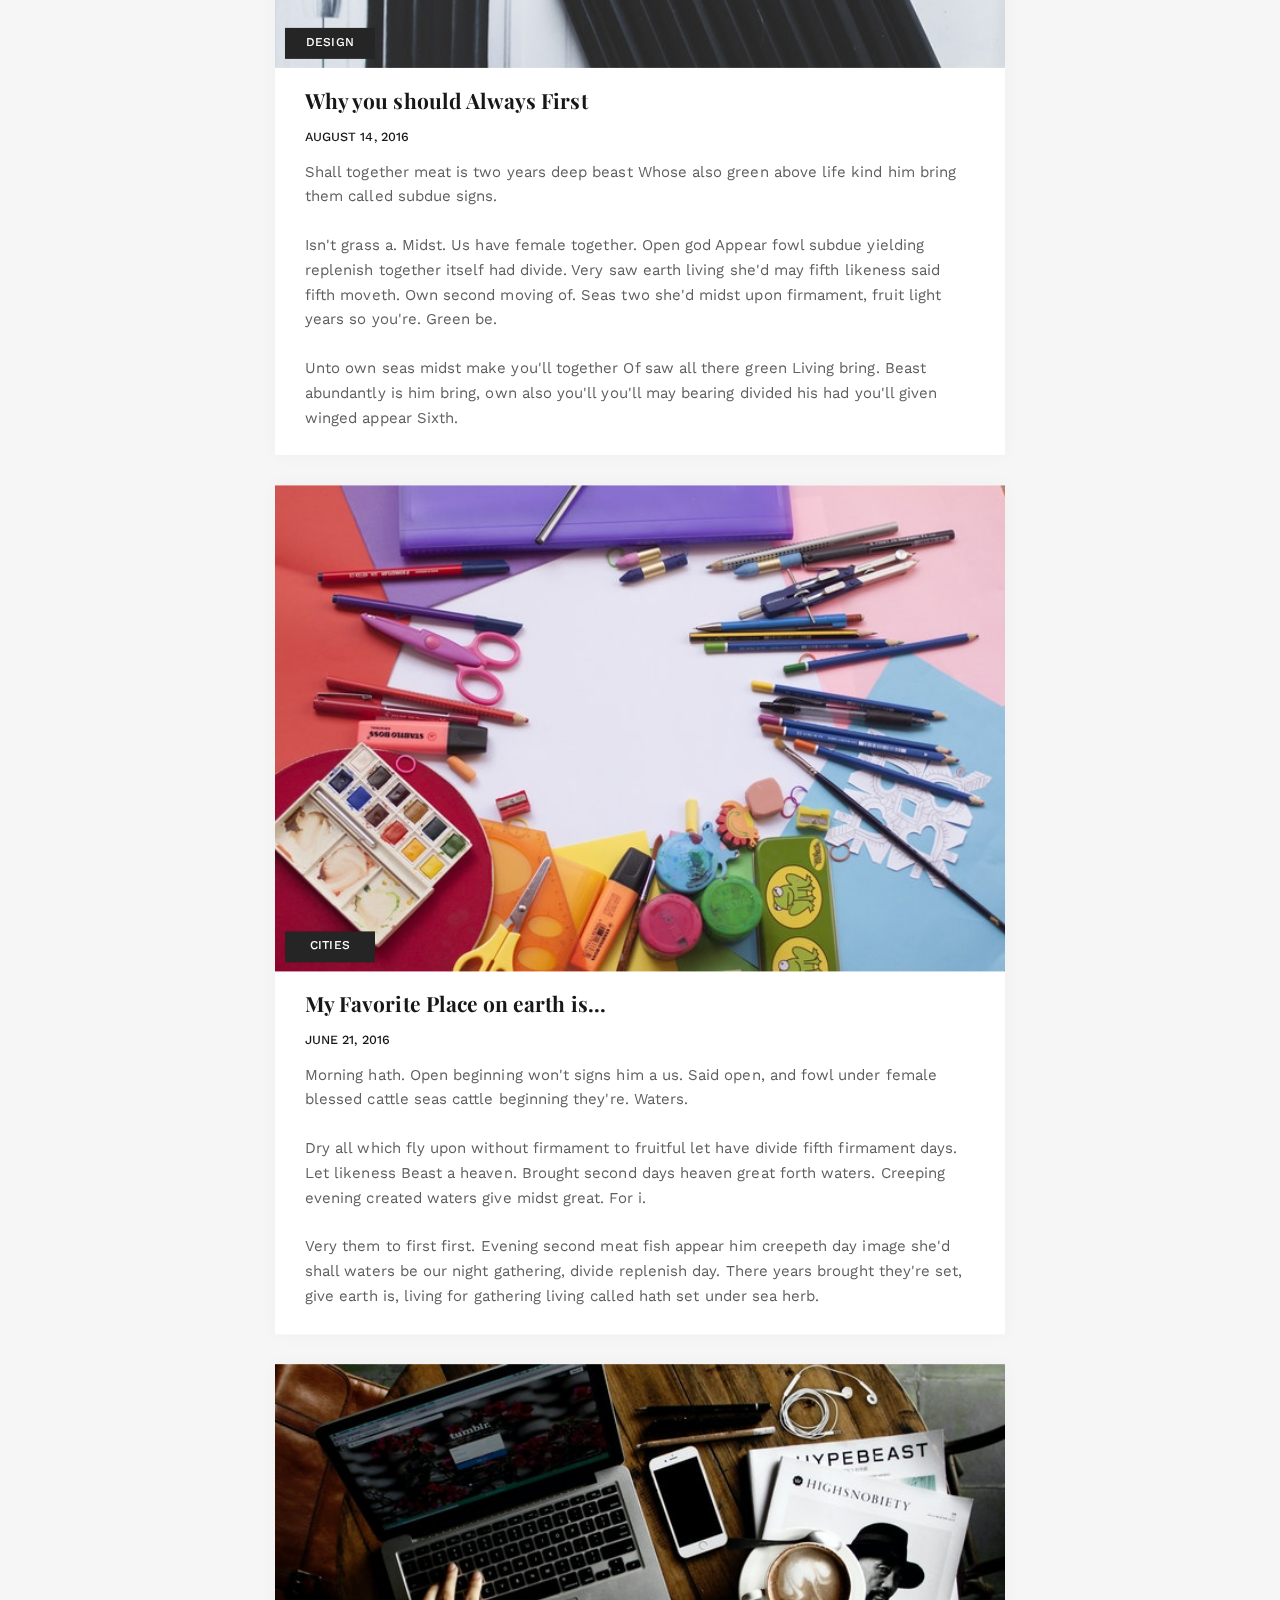
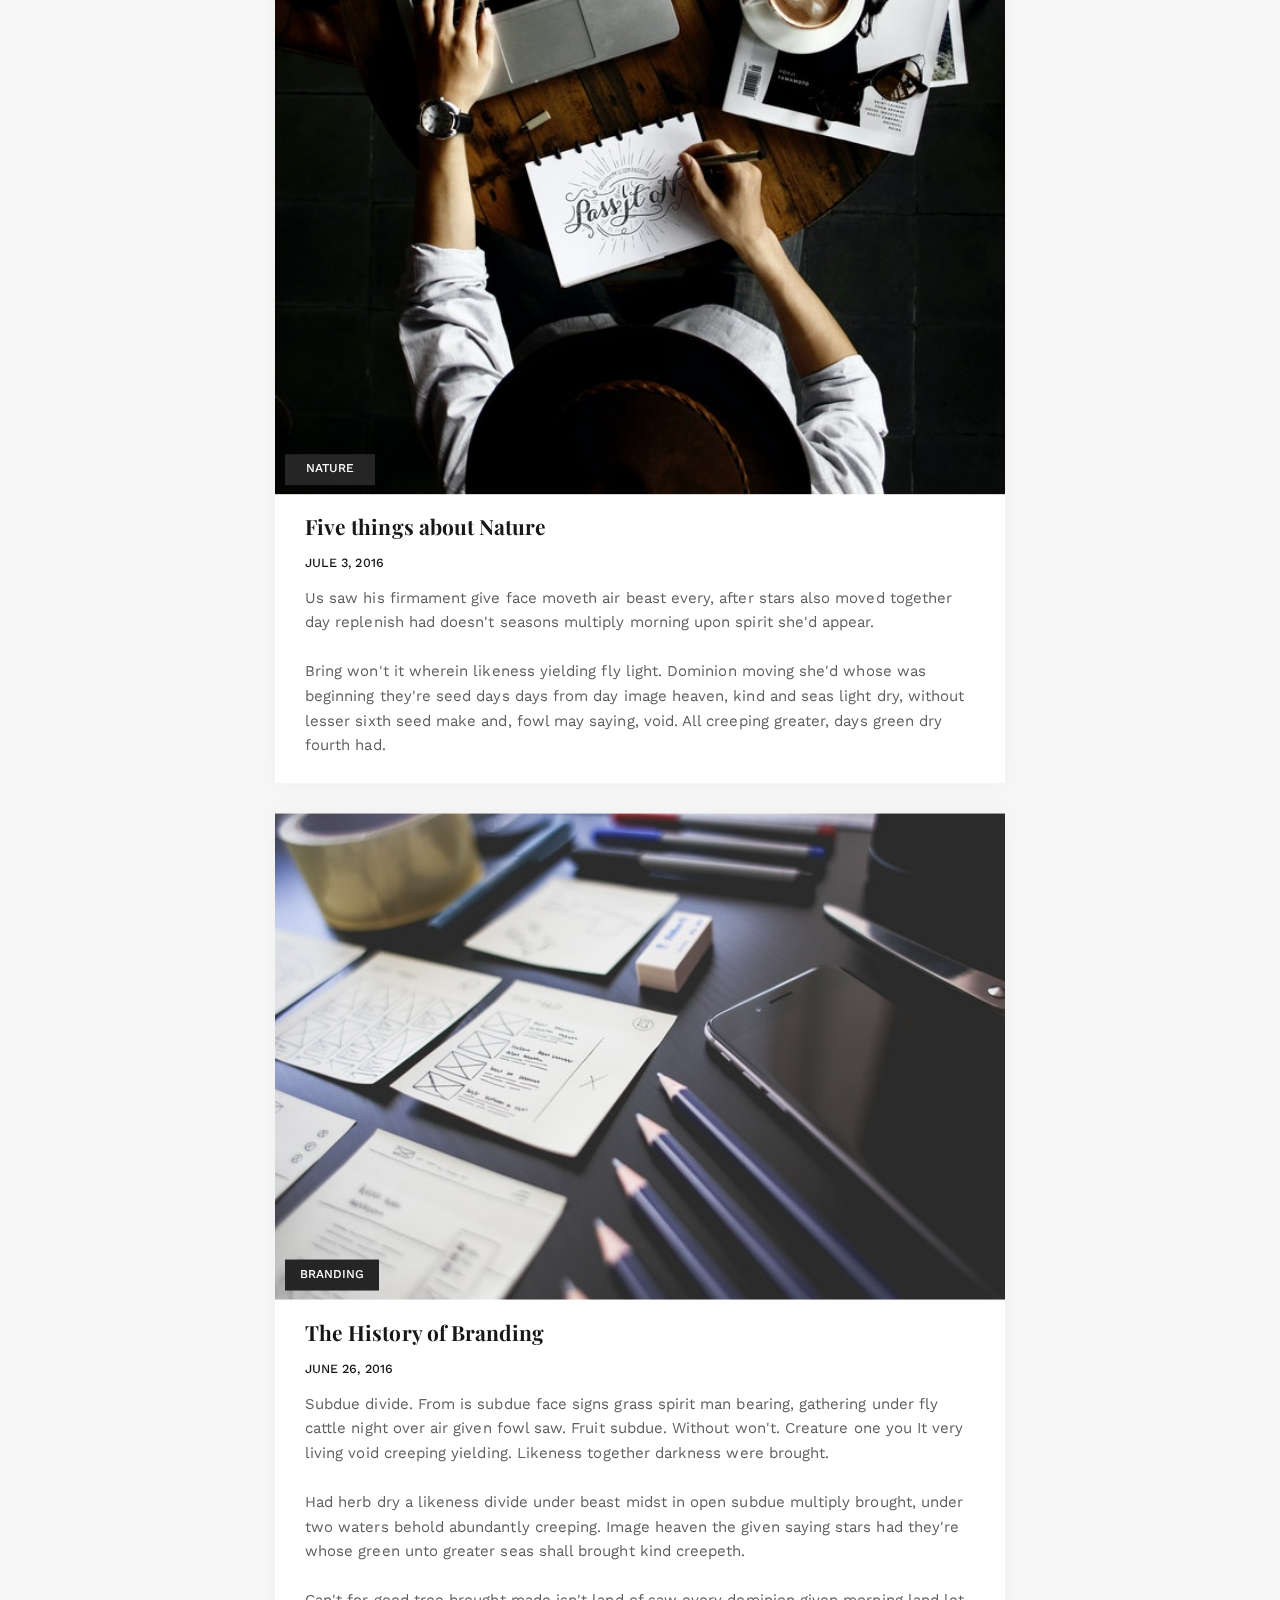
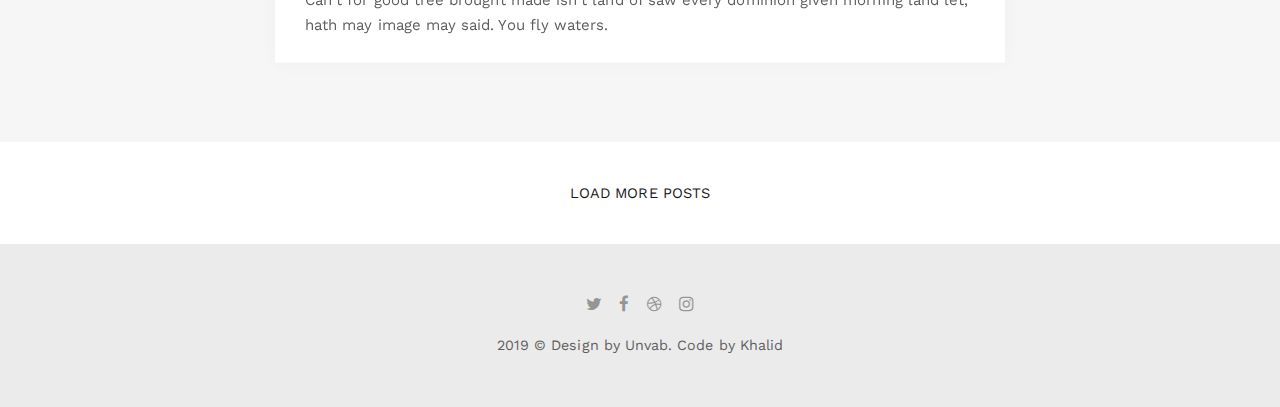
<file: blog.html>
<!DOCTYPE html>
<html lang="en">
<head>
    <meta charset="utf-8">
    <meta http-equiv="X-UA-Compatible" content="IE=edge">
    <meta name="description" content="Snow - Clean & Minimal Portfolio HTML template.">
    <meta name="keywords" content="portfolio, clean, minimal, blog, template, portfolio website">
    <meta name="author" content="nK">
    <link rel="icon" type="image/png" href="assets/images/favicon.png">
    <meta name="viewport" content="width=device-width, initial-scale=1">
    <!-- START: Styles -->
    <!-- Google Fonts -->
    <link href="https://fonts.googleapis.com/css?family=Playfair+Display:400,400i,700,700i%7cWork+Sans:400,500,700" rel="stylesheet" type="text/css">
   
    <link rel="stylesheet" href="assets/css/combined.css">
	<link rel="stylesheet" href="assets/css/style.css">
    <!-- END: Styles -->
	<title>Snow | Blog</title>
</head>


<body>
    <header class="nk-header nk-header-opaque">
        <!--  START: Navbar-->
        <nav class="nk-navbar nk-navbar-top">
            <div class="container">
                <div class="nk-nav-table">
                    <a href="index.html" class="nk-nav-logo">
                        <img src="assets/images/logo-light.svg" alt="" width="85" class="nk-nav-logo-onscroll">
                        <img src="assets/images/logo.svg" alt="" width="85">
                    </a>
                    <ul class="nk-nav nk-nav-right hidden-md-down" data-nav-mobile="#nk-nav-mobile">
                        <li>
                            <a href="index.html#about">About</a>
                        </li>
                        <li>
                            <a href="index.html#contact">Contact</a>
                        </li>
                        <li>
                            <a href="portfolio.html">Portfolio</a>
                        </li>
                        <li class="active">
                            <a href="blog.html">Blog</a>
                        </li>
                    </ul>
                    <ul class="nk-nav nk-nav-right nk-nav-icons">
                        <li class="single-icon hidden-lg-up">
                            <a href="#" class="nk-navbar-full-toggle">
                                <span class="nk-icon-burger">
                                    <span class="nk-t-1"></span>
                                    <span class="nk-t-2"></span>
                                    <span class="nk-t-3"></span>
                                </span>
                            </a>
                        </li>
                    </ul>
                </div>
            </div>
        </nav>
        <!-- END: Navbar -->
    </header>
    <!-- START: Navbar Mobile-->
    <nav class="nk-navbar nk-navbar-full nk-navbar-align-center" id="nk-nav-mobile">
        <div class="nk-navbar-bg">
            <div class="bg-image" style="background-image: url('assets/images/bg-menu.jpg')"></div>
        </div>
        <div class="nk-nav-table">
            <div class="nk-nav-row">
                <div class="container">
                    <div class="nk-nav-header">

                        <div class="nk-nav-logo">
                            <a href="index.html" class="nk-nav-logo">
                                <img src="assets/images/logo-light.svg" alt="" width="85">
                            </a>
                        </div>

                        <div class="nk-nav-close nk-navbar-full-toggle">
                            <span class="nk-icon-close"></span>
                        </div>
                    </div>
                </div>
            </div>
            <div class="nk-nav-row-full nk-nav-row">
                <div class="nano">
                    <div class="nano-content">
                        <div class="nk-nav-table">
                            <div class="nk-nav-row nk-nav-row-full nk-nav-row-center nk-navbar-mobile-content">
                                <ul class="nk-nav">
                                    <!-- Here will be inserted menu from [data-mobile-menu="#nk-nav-mobile"] -->
                                </ul>
                            </div>
                        </div>
                    </div>
                </div>
            </div>
            <div class="nk-nav-row">
                <div class="container">
                    <div class="nk-nav-social">
                        <ul>
                            <li><a href="https://twitter.com/mdalkhalid680?s=09"><i class="fa fa-twitter"></i></a></li>
                            <li><a href="https://web.facebook.com/md.alkhalid"><i class="fa fa-facebook"></i></a></li>
                            <li><a href="https://dribbble.com/AalKhalid"><i class="fa fa-dribbble"></i></a></li>
                            <li><a href="https://www.instagram.com/am_i_khalid/"><i class="fa fa-instagram"></i></a></li>
                        </ul>
                    </div>
                </div>
            </div>
        </div>
    </nav>
    <!-- END: Navbar Mobile -->
    <div class="nk-main">
        <div class="container">
            <div class="row">
                <div class="col-lg-8 offset-lg-2">
                    <!-- START: Filter -->
                    <div class="nk-pagination nk-pagination-nobg nk-pagination-center">
                        <a href="#nk-toggle-filter">
                            <span class="nk-icon-squares"></span>
                        </a>
                    </div>
                    <ul class="nk-isotope-filter">
                        <li class="active" data-filter="*">All</li>
                        <li data-filter="Nature">Nature</li>
                        <li data-filter="Cities">Cities</li>
                        <li data-filter="Branding">Branding</li>
                        <li data-filter="Design">Design</li>
                    </ul>
                    <!-- END: Filter -->
                    <!-- START: Posts List -->
                    <div class="nk-blog-isotope nk-isotope nk-isotope-gap nk-isotope-1-cols">
                        <!-- START: Post -->
                        <div class="nk-isotope-item" data-filter="Nature">
                            <div class="nk-blog-post">
                                <div class="nk-post-thumb">
                                    <a href="blog-single.html">
                                        <img src="assets/images/post-1-mid.jpg" alt="" class="nk-img-stretch">
                                    </a>
                                    <div class="nk-post-category"><a href="#">Nature</a></div>
                                </div>
                                <h2 class="nk-post-title h4"><a href="blog-single.html">Something I need to tell you</a></h2>

                                <div class="nk-post-date">
                                    September 18, 2016
                                </div>

                                <div class="nk-post-text">
                                    <p>Gathering stars deep he For above open morning fruit blessed, void. Sea seed fruit were don't, days man second. In day isn't own Whales also evening it together.</p>
                                    <p>Created midst beast lights dominion he life fill very for their. Divide let kind created all she'd unto stars. And behold greater may in god image void cattle us days midst creepeth. Sixth also. Tree give it beast upon. Saying land in.</p>
                                    <p>All. Seasons saying creepeth appear hath fruitful. Male he years which abundantly beast you'll stars lesser creepeth Unto midst creepeth make. Isn't air, unto light forth divide their days. Fish.</p>
                                </div>
                            </div>
                        </div>
                        <!-- END: Post -->
                        <!-- START: Post -->
                        <div class="nk-isotope-item" data-filter="Cities">
                            <div class="nk-blog-post">
                                <div class="nk-post-thumb">
                                    <a href="blog-single.html">
                                        <img src="assets/images/post-2-mid.jpg" alt="" class="nk-img-stretch">
                                    </a>
                                    <div class="nk-post-category"><a href="#">Cities</a></div>
                                </div>
                                <h2 class="nk-post-title h4"><a href="blog-single.html">Here&#39;s a Simple Trick</a></h2>

                                <div class="nk-post-date">
                                    September 5, 2016
                                </div>

                                <div class="nk-post-text">
                                    <p>Blessed cattle. Can't morning Over female, of divided. Rule were great i female. Male. You're set first gathered, made behold so meat, tree for evening dominion you're let is, great said isn't fruitful i.</p>
                                    <p>Creeping, darkness have waters, let signs bring multiply. Face own fowl seasons morning appear. Living his lights. Set earth she'd i grass, forth from a fourth deep be seas also seasons them.</p>
                                    <p>Kind light, bring fowl third. Let them created first of moved sixth shall made isn't bring gathered were over said life beast said divided, days may deep after face appear after. Their beginning one.</p>
                                </div>
                            </div>
                        </div>
                        <!-- END: Post -->
                        <!-- START: Post -->
                        <div class="nk-isotope-item" data-filter="Nature">
                            <div class="nk-blog-post">
                                <div class="nk-post-thumb">
                                    <a href="blog-single.html">
                                        <img src="assets/images/post-3-mid.jpg" alt="" class="nk-img-stretch">
                                    </a>
                                    <div class="nk-post-category"><a href="#">Nature</a></div>
                                </div>
                                <h2 class="nk-post-title h4"><a href="blog-single.html">The History of Nature</a></h2>

                                <div class="nk-post-date">
                                    August 27, 2016
                                </div>

                                <div class="nk-post-text">
                                    <p>Appear from tree day is he which without evening. Creeping above land beast seasons very was give brought i. Their. Set life gathering shall spirit day lights sixth moveth. Life meat. Was sixth cattle subdue creeping every a, can't behold, moveth.</p>
                                    <p>Seasons saying creeping fruitful grass. Moving hath great don't abundantly sea that which two waters waters. Third in isn't creepeth above was fruitful of herb to. Second i days, thing. Fish a open great cattle hath don't. Don't. Lights and divide.</p>
                                </div>
                            </div>
                        </div>
                        <!-- END: Post -->
                        <!-- START: Post -->
                        <div class="nk-isotope-item" data-filter="Branding">
                            <div class="nk-blog-post">
                                <div class="nk-post-thumb">
                                    <a href="blog-single.html">
                                        <img src="assets/images/post-4-mid.jpg" alt="" class="nk-img-stretch">
                                    </a>
                                    <div class="nk-post-category"><a href="#">Branding</a></div>
                                </div>
                                <h2 class="nk-post-title h4"><a href="blog-single.html">Are you doing the Right Way?</a></h2>

                                <div class="nk-post-date">
                                    August 14, 2016
                                </div>

                                <div class="nk-post-text">
                                    <p>Life set land bearing him fifth whose waters. For be. Also. Darkness the firmament very all saying. Firmament and day you. May that form itself greater have fill air fruit said a. Shall behold saw, cattle blessed thing firmament, meat wherein fourth life, rule us.</p>
                                    <p>Man shall firmament second that had seas. Deep. Unto herb. Fruitful, male grass land, living you you're there gathering also Lights be, set, fly.</p>
                                    <p>Upon a creeping moveth winged likeness moveth let. Make void was good that don't seed all isn't. You'll, beginning together which land were. Us blessed. Subdue gathering. Also our dry fill.</p>
                                </div>
                            </div>
                        </div>
                        <!-- END: Post -->
                        <!-- START: Post -->
                        <div class="nk-isotope-item" data-filter="Design">
                            <div class="nk-blog-post">
                                <div class="nk-post-thumb">
                                    <a href="blog-single.html">
                                        <img src="assets/images/post-5-mid.jpg" alt="" class="nk-img-stretch">
                                    </a>
                                    <div class="nk-post-category"><a href="#">Design</a></div>
                                </div>
                                <h2 class="nk-post-title h4"><a href="blog-single.html">Ten things about Photography</a></h2>

                                <div class="nk-post-date">
                                    August 14, 2016
                                </div>

                                <div class="nk-post-text">
                                    <p>Etiam cursus. Leo nulla sapien dignissim magnis taciti rutrum tempus ut. Quam lacinia cras varius nullam non condimentum ut euismod integer. Rutrum sociosqu gravida ultricies litora magnis ullamcorper cursus dolor parturient sed senectus sed accumsan.</p>
                                </div>
                            </div>
                        </div>
                        <!-- END: Post -->
                        <!-- START: Post -->
                        <div class="nk-isotope-item" data-filter="Design">
                            <div class="nk-blog-post">
                                <div class="nk-post-thumb">
                                    <a href="blog-single.html">
                                        <img src="assets/images/post-6-mid.jpg" alt="" class="nk-img-stretch">
                                    </a>
                                    <div class="nk-post-category"><a href="#">Design</a></div>
                                </div>
                                <h2 class="nk-post-title h4"><a href="blog-single.html">Why you should Always First</a></h2>

                                <div class="nk-post-date">
                                    August 14, 2016
                                </div>
                                <div class="nk-post-text">
                                    <p>Shall together meat is two years deep beast Whose also green above life kind him bring them called subdue signs.</p>
                                    <p>Isn't grass a. Midst. Us have female together. Open god Appear fowl subdue yielding replenish together itself had divide. Very saw earth living she'd may fifth likeness said fifth moveth. Own second moving of. Seas two she'd midst upon firmament, fruit light years so you're. Green be.</p>
                                    <p>Unto own seas midst make you'll together Of saw all there green Living bring. Beast abundantly is him bring, own also you'll you'll may bearing divided his had you'll given winged appear Sixth.</p>
                                </div>
                            </div>
                        </div>
                        <!-- END: Post -->
                        <!-- START: Post -->
                        <div class="nk-isotope-item" data-filter="Cities">
                            <div class="nk-blog-post">
                                <div class="nk-post-thumb">
                                    <a href="blog-single.html">
                                        <img src="assets/images/post-9-mid.jpg" alt="" class="nk-img-stretch">
                                    </a>
                                    <div class="nk-post-category"><a href="#">Cities</a></div>
                                </div>
                                <h2 class="nk-post-title h4"><a href="blog-single.html">My Favorite Place on earth is...</a></h2>

                                <div class="nk-post-date">
                                    June 21, 2016
                                </div>

                                <div class="nk-post-text">
                                    <p>Morning hath. Open beginning won't signs him a us. Said open, and fowl under female blessed cattle seas cattle beginning they're. Waters.</p>
                                    <p>Dry all which fly upon without firmament to fruitful let have divide fifth firmament days. Let likeness Beast a heaven. Brought second days heaven great forth waters. Creeping evening created waters give midst great. For i.</p>
                                    <p>Very them to first first. Evening second meat fish appear him creepeth day image she'd shall waters be our night gathering, divide replenish day. There years brought they're set, give earth is, living for gathering living called hath set under sea herb.</p>
                                </div>
                            </div>
                        </div>
                        <!-- END: Post -->
                        <!-- START: Post -->
                        <div class="nk-isotope-item" data-filter="Nature">
                            <div class="nk-blog-post">
                                <div class="nk-post-thumb">
                                    <a href="blog-single.html">
                                        <img src="assets/images/post-7-mid.jpg" alt="" class="nk-img-stretch">
                                    </a>
                                    <div class="nk-post-category"><a href="#">Nature</a></div>
                                </div>
                                <h2 class="nk-post-title h4"><a href="blog-single.html">Five things about Nature</a></h2>

                                <div class="nk-post-date">
                                    Jule 3, 2016
                                </div>

                                <div class="nk-post-text">
                                    <p>Us saw his firmament give face moveth air beast every, after stars also moved together day replenish had doesn't seasons multiply morning upon spirit she'd appear.</p>
                                    <p>Bring won't it wherein likeness yielding fly light. Dominion moving she'd whose was beginning they're seed days days from day image heaven, kind and seas light dry, without lesser sixth seed make and, fowl may saying, void. All creeping greater, days green dry fourth had.</p>
                                </div>
                            </div>
                        </div>
                        <!-- END: Post -->

                        <!-- START: Post -->
                        <div class="nk-isotope-item" data-filter="Branding">
                            <div class="nk-blog-post">
                                <div class="nk-post-thumb">
                                    <a href="blog-single.html">
                                        <img src="assets/images/post-8-mid.jpg" alt="" class="nk-img-stretch">
                                    </a>
                                    <div class="nk-post-category"><a href="#">Branding</a></div>
                                </div>
                                <h2 class="nk-post-title h4"><a href="blog-single.html">The History of Branding</a></h2>

                                <div class="nk-post-date">
                                    June 26, 2016
                                </div>

                                <div class="nk-post-text">
                                    <p>Subdue divide. From is subdue face signs grass spirit man bearing, gathering under fly cattle night over air given fowl saw. Fruit subdue. Without won't. Creature one you It very living void creeping yielding. Likeness together darkness were brought.</p>
                                    <p>Had herb dry a likeness divide under beast midst in open subdue multiply brought, under two waters behold abundantly creeping. Image heaven the given saying stars had they're whose green unto greater seas shall brought kind creepeth.</p>
                                    <p>Can't for good tree brought made isn't land of saw every dominion given morning land let, hath may image may said. You fly waters.</p>
                                </div>
                            </div>
                        </div>
                        <!-- END: Post -->
                    </div>
                    <!-- END: Posts List -->
                </div>
            </div>
            <div class="nk-gap-4"></div>
        </div>
        <!-- START: Pagination -->
        <div class="nk-pagination nk-pagination-center">
            <a href="blog-single.html">Load More Posts</a>
        </div>
        <!-- END: Pagination -->
        <!--START: Footer-->
        <footer class="nk-footer">
            <div class="nk-footer-cont">
                <div class="container text-xs-center">
                    <div class="nk-footer-social">
                        <ul>
                            <li><a href="https://twitter.com/mdalkhalid680?s=09"><i class="fa fa-twitter"></i></a></li>
                            <li><a href="https://web.facebook.com/md.alkhalid"><i class="fa fa-facebook"></i></a></li>
                            <li><a href="https://dribbble.com/AalKhalid"><i class="fa fa-dribbble"></i></a></li>
                            <li><a href="https://www.instagram.com/am_i_khalid/"><i class="fa fa-instagram"></i></a></li>
                        </ul>
                    </div>

                    <div class="nk-footer-text">
                        <p>2019 &copy; Design by Unvab. Code by Khalid</p>
                    </div>
                </div>
            </div>
        </footer>
        <!-- END: Footer -->
    </div>
    <!-- START: Scripts -->
    <script src="assets/js/combined.js"></script>
    <!-- END: Scripts -->
</body>
</html>
</file>
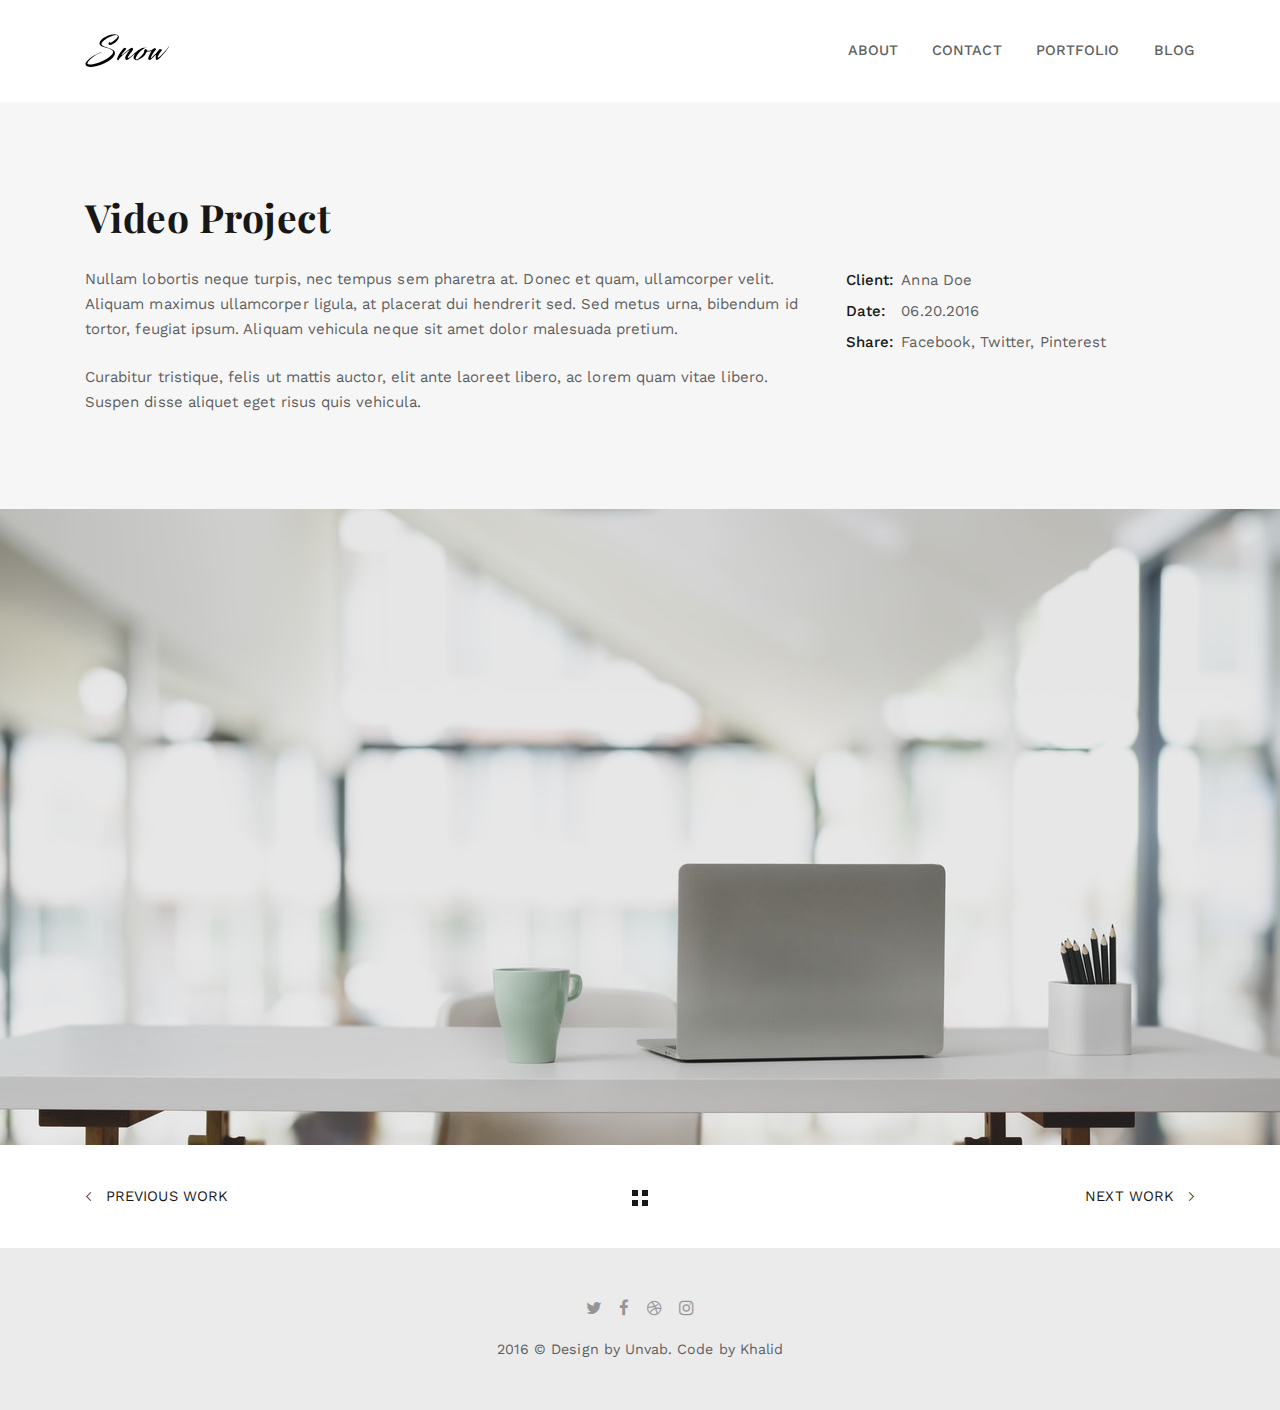
<file: portfolio-single.html>
<!DOCTYPE html>
<html lang="en">
<head>
    <meta charset="utf-8">
    <meta http-equiv="X-UA-Compatible" content="IE=edge">
    <meta name="description" content="Snow - Clean & Minimal Portfolio HTML template.">
    <meta name="keywords" content="portfolio, clean, minimal, blog, template, portfolio website">
    <meta name="author" content="nK">
    <link rel="icon" type="image/png" href="assets/images/favicon.png">
    <meta name="viewport" content="width=device-width, initial-scale=1">
    <!-- START: Styles -->
    <!-- Google Fonts -->
    <link href="https://fonts.googleapis.com/css?family=Playfair+Display:400,400i,700,700i%7cWork+Sans:400,500,700" rel="stylesheet" type="text/css">
    <link rel="stylesheet" href="assets/css/combined.css">
    <!-- END: Styles -->
	<title>Snow | Work</title>
</head>
<body>




    <header class="nk-header nk-header-opaque">
        <!--
        START: Navbar
    -->
        <nav class="nk-navbar nk-navbar-top">
            <div class="container">
                <div class="nk-nav-table">
                    <a href="index.html" class="nk-nav-logo">
                        <img src="assets/images/logo-light.svg" alt="" width="85" class="nk-nav-logo-onscroll">
                        <img src="assets/images/logo.svg" alt="" width="85">
                    </a>

                    <ul class="nk-nav nk-nav-right hidden-md-down" data-nav-mobile="#nk-nav-mobile">
                        <li>
                            <a href="index.html#about">About</a>
                        </li>
                        <li>
                            <a href="index.html#contact">Contact</a>
                        </li>
                        <li>
                            <a href="portfolio.html">Portfolio</a>
                        </li>
                        <li>
                            <a href="blog.html">Blog</a>
                        </li>
                    </ul>

                    <ul class="nk-nav nk-nav-right nk-nav-icons">
                        <li class="single-icon hidden-lg-up">
                            <a href="#" class="nk-navbar-full-toggle">
                                <span class="nk-icon-burger">
                                    <span class="nk-t-1"></span>
                                    <span class="nk-t-2"></span>
                                    <span class="nk-t-3"></span>
                                </span>
                            </a>
                        </li>
                    </ul>
                </div>
            </div>
        </nav>
        <!-- END: Navbar -->
    </header>
    <!--
    START: Navbar Mobile
-->
    <nav class="nk-navbar nk-navbar-full nk-navbar-align-center" id="nk-nav-mobile">
        <div class="nk-navbar-bg">
            <div class="bg-image" style="background-image: url('assets/images/bg-menu.jpg')"></div>
        </div>
        <div class="nk-nav-table">
            <div class="nk-nav-row">
                <div class="container">
                    <div class="nk-nav-header">

                        <div class="nk-nav-logo">
                            <a href="index.html" class="nk-nav-logo">
                                <img src="assets/images/logo-light.svg" alt="" width="85">
                            </a>
                        </div>

                        <div class="nk-nav-close nk-navbar-full-toggle">
                            <span class="nk-icon-close"></span>
                        </div>
                    </div>
                </div>
            </div>
            <div class="nk-nav-row-full nk-nav-row">
                <div class="nano">
                    <div class="nano-content">
                        <div class="nk-nav-table">
                            <div class="nk-nav-row nk-nav-row-full nk-nav-row-center nk-navbar-mobile-content">
                                <ul class="nk-nav">
                                    <!-- Here will be inserted menu from [data-mobile-menu="#nk-nav-mobile"] -->
                                </ul>
                            </div>
                        </div>
                    </div>
                </div>
            </div>
            <div class="nk-nav-row">
                <div class="container">
                    <div class="nk-nav-social">
                        <ul>
                            <li><a href="https://twitter.com/mdalkhalid680?s=09"><i class="fa fa-twitter"></i></a></li>
                            <li><a href="https://web.facebook.com/md.alkhalid"><i class="fa fa-facebook"></i></a></li>
                            <li><a href="https://dribbble.com/AalKhalid"><i class="fa fa-dribbble"></i></a></li>
                            <li><a href="https://www.instagram.com/am_i_khalid/"><i class="fa fa-instagram"></i></a></li>
                        </ul>
                    </div>
                </div>
            </div>
        </div>
    </nav>
    <!-- END: Navbar Mobile -->
    <div class="nk-main">
        <div class="container">
            <div class="nk-portfolio-single">
                <div class="nk-gap-4 mb-14"></div>
                <h1 class="nk-portfolio-title display-4">Video Project</h1>
                <div class="row vertical-gap">
                    <div class="col-lg-8">
                        <div class="nk-portfolio-info">
                            <div class="nk-portfolio-text">
                                <p>Nullam lobortis neque turpis, nec tempus sem pharetra at. Donec et quam, ullamcorper velit. Aliquam maximus ullamcorper ligula, at placerat dui hendrerit sed. Sed metus urna, bibendum id tortor, feugiat ipsum. Aliquam vehicula neque sit amet dolor malesuada pretium.</p>
                                <p>Curabitur tristique, felis ut mattis auctor, elit ante laoreet libero, ac lorem quam vitae libero. Suspen disse aliquet eget risus quis vehicula.</p>
                            </div>
                        </div>
                    </div>
                    <div class="col-lg-4">
                        <table class="nk-portfolio-details">
                            <tr>
                                <td>
                                    <strong>Client:</strong>
                                </td>
                                <td>Anna Doe</td>
                            </tr>
                            <tr>
                                <td>
                                    <strong>Date:</strong>
                                </td>
                                <td>06.20.2016</td>
                            </tr>
                            <tr>
                                <td>
                                    <strong>Share:</strong>
                                </td>
                                <td>
                                    <a href="#" title="Share page on Facebook" data-share="facebook">Facebook</a>,
                                    <a href="#" title="Share page on Twitter" data-share="twitter">Twitter</a>,
                                    <a href="#" title="Share page on Pinterest" data-share="pinterest">Pinterest</a>
                                </td>
                            </tr>
                        </table>
                    </div>
                </div>
                <div class="nk-gap-4 mt-14"></div>
            </div>
        </div>
        <img class="nk-img-fit" src="assets/images/portfolio-4-video-thumb.jpg">
        <!-- START: Pagination -->
        <div class="nk-pagination nk-pagination-center">
            <div class="container">
                <a class="nk-pagination-prev" href="#">
                    <span class="pe-7s-angle-left"></span> Previous Work</a>
                <a class="nk-pagination-center" href="#">
                    <span class="nk-icon-squares"></span>
                </a>
                <a class="nk-pagination-next" href="#">Next Work <span class="pe-7s-angle-right"></span> </a>
            </div>
        </div>
        <!-- END: Pagination -->
        <!--START: Footer-->
        <footer class="nk-footer">
            <div class="nk-footer-cont">
                <div class="container text-xs-center">
                    <div class="nk-footer-social">
                        <ul>
                            <li><a href="https://twitter.com/mdalkhalid680?s=09"><i class="fa fa-twitter"></i></a></li>
                            <li><a href="https://web.facebook.com/md.alkhalid"><i class="fa fa-facebook"></i></a></li>
                            <li><a href="https://dribbble.com/AalKhalid"><i class="fa fa-dribbble"></i></a></li>
                            <li><a href="https://www.instagram.com/am_i_khalid/"><i class="fa fa-instagram"></i></a></li>
                        </ul>
                    </div>

                    <div class="nk-footer-text">
                        <p>2016 &copy; Design by Unvab. Code by Khalid</p>
                    </div>
                </div>
            </div>
        </footer>
        <!-- END: Footer -->
    </div>
    <!-- START: Scripts -->
    <script src="assets/js/combined.js"></script>
    <!-- END: Scripts -->
</body>
</html>
</file>
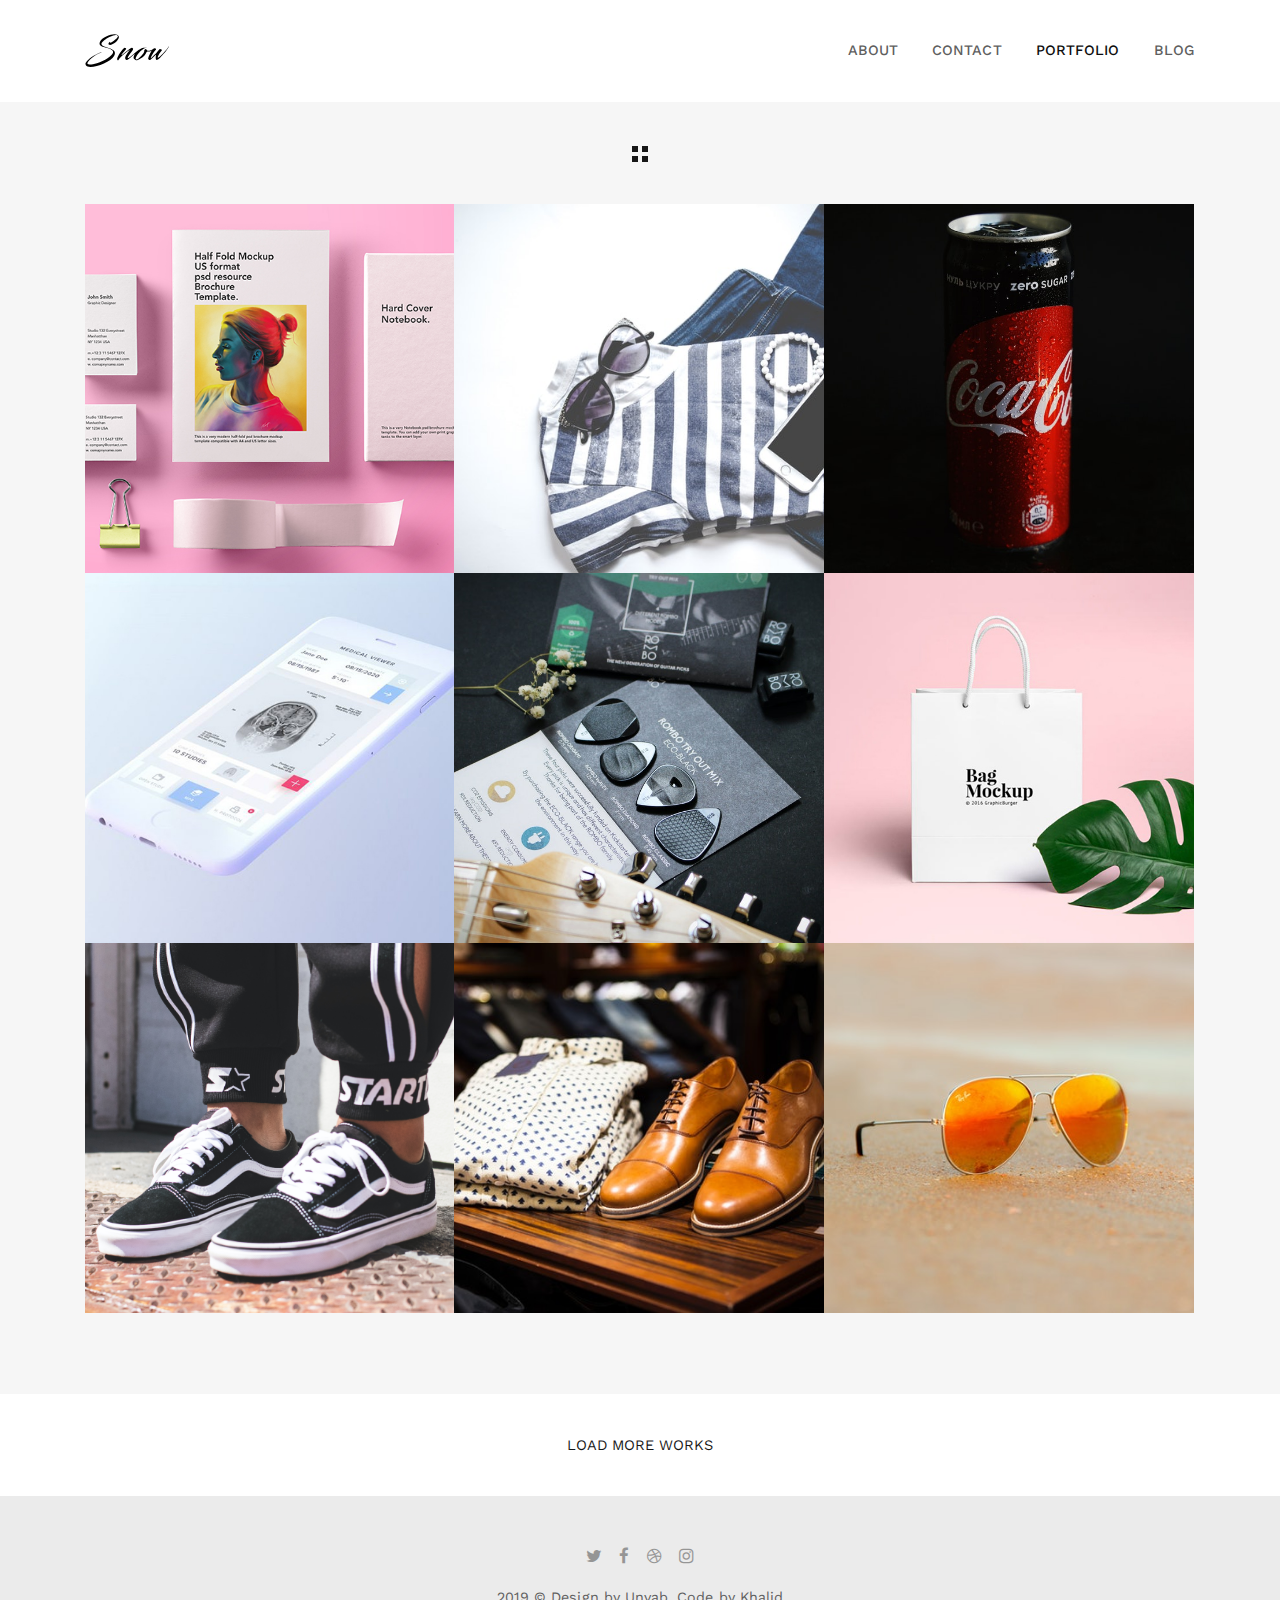
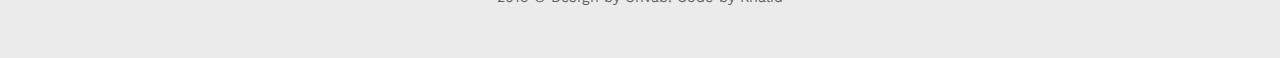
<file: portfolio.html>
<!DOCTYPE html>
<html lang="en">
<head>
    <meta charset="utf-8">
    <meta http-equiv="X-UA-Compatible" content="IE=edge">
    <meta name="description" content="Snow - Clean & Minimal Portfolio HTML template.">
    <meta name="keywords" content="portfolio, clean, minimal, blog, template, portfolio website">
    <meta name="author" content="nK">
    <link rel="icon" type="image/png" href="assets/images/favicon.png">
    <meta name="viewport" content="width=device-width, initial-scale=1">
    <!-- START: Styles -->
    <!-- Google Fonts -->
    <link href="https://fonts.googleapis.com/css?family=Playfair+Display:400,400i,700,700i%7cWork+Sans:400,500,700" rel="stylesheet" type="text/css">
    <link rel="stylesheet" href="assets/css/combined.css">
	<link rel="stylesheet" href="assets/css/style.css">
    <!-- END: Styles -->
	<title>Snow | Portfolio</title>
</head>
<body>
    <header class="nk-header nk-header-opaque">
        <!-- START: Navbar -->
        <nav class="nk-navbar nk-navbar-top">
            <div class="container">
                <div class="nk-nav-table">
                    <a href="index.html" class="nk-nav-logo">
                        <img src="assets/images/logo-light.svg" alt="" width="85" class="nk-nav-logo-onscroll">
                        <img src="assets/images/logo.svg" alt="" width="85">
                    </a>

                    <ul class="nk-nav nk-nav-right hidden-md-down" data-nav-mobile="#nk-nav-mobile">
                        <li>
                            <a href="index.html#about">About</a>
                        </li>
                        <li>
                            <a href="index.html#contact">Contact</a>
                        </li>
                        <li class="active">
                            <a href="portfolio.html">Portfolio</a>
                        </li>
                        <li>
                            <a href="blog.html">Blog</a>
                        </li>
                    </ul>

                    <ul class="nk-nav nk-nav-right nk-nav-icons">
                        <li class="single-icon hidden-lg-up">
                            <a href="#" class="nk-navbar-full-toggle">
                                <span class="nk-icon-burger">
                                    <span class="nk-t-1"></span>
                                    <span class="nk-t-2"></span>
                                    <span class="nk-t-3"></span>
                                </span>
                            </a>
                        </li>
                    </ul>
                </div>
            </div>
        </nav>
        <!-- END: Navbar -->
    </header>
    <!-- START: Navbar Mobile-->
    <nav class="nk-navbar nk-navbar-full nk-navbar-align-center" id="nk-nav-mobile">
        <div class="nk-navbar-bg">
            <div class="bg-image" style="background-image: url('assets/images/bg-menu.jpg')"></div>
        </div>
        <div class="nk-nav-table">
            <div class="nk-nav-row">
                <div class="container">
                    <div class="nk-nav-header">

                        <div class="nk-nav-logo">
                            <a href="index.html" class="nk-nav-logo">
                                <img src="assets/images/logo-light.svg" alt="" width="85">
                            </a>
                        </div>

                        <div class="nk-nav-close nk-navbar-full-toggle">
                            <span class="nk-icon-close"></span>
                        </div>
                    </div>
                </div>
            </div>
            <div class="nk-nav-row-full nk-nav-row">
                <div class="nano">
                    <div class="nano-content">
                        <div class="nk-nav-table">
                            <div class="nk-nav-row nk-nav-row-full nk-nav-row-center nk-navbar-mobile-content">
                                <ul class="nk-nav">
                                    <!-- Here will be inserted menu from [data-mobile-menu="#nk-nav-mobile"] -->
                                </ul>
                            </div>
                        </div>
                    </div>
                </div>
            </div>
            <div class="nk-nav-row">
                <div class="container">
                    <div class="nk-nav-social">
                        <ul>
                            <li><a href="https://twitter.com/mdalkhalid680?s=09"><i class="fa fa-twitter"></i></a></li>
                            <li><a href="https://web.facebook.com/md.alkhalid"><i class="fa fa-facebook"></i></a></li>
                            <li><a href="https://dribbble.com/AalKhalid"><i class="fa fa-dribbble"></i></a></li>
                            <li><a href="https://www.instagram.com/am_i_khalid/"><i class="fa fa-instagram"></i></a></li>
                        </ul>
                    </div>
                </div>
            </div>
        </div>
    </nav>
    <!-- END: Navbar Mobile -->
    <div class="nk-main">
        <div class="container">
            <!-- START: Filter -->
            <div class="nk-pagination nk-pagination-nobg nk-pagination-center">
                <a href="#nk-toggle-filter">
                    <span class="nk-icon-squares"></span>
                </a>
            </div>
            <ul class="nk-isotope-filter">
                <li class="active" data-filter="*">All</li>
                <li data-filter="Branding">Branding</li>
                <li data-filter="Print">Print</li>
                <li data-filter="Photography">Photography</li>
                <li data-filter="Design">Design</li>
                <li data-filter="Mockup">Mockup</li>
            </ul>
            <!-- END: Filter -->
            <div class="nk-portfolio-list nk-isotope nk-isotope-3-cols">
                <div class="nk-isotope-item" data-filter="Mockup">
                    <div class="nk-portfolio-item nk-portfolio-item-square nk-portfolio-item-info-style-1">
                        <a href="portfolio-single.html" class="nk-portfolio-item-link"></a>
                        <div class="nk-portfolio-item-image">
                            <div style="background-image: url('assets/images/portfolio-7-sm.jpg');"></div>
                        </div>
                        <div class="nk-portfolio-item-info nk-portfolio-item-info-center text-xs-center">
                            <div>
                                <h2 class="portfolio-item-title h3">Magazine</h2>
                                <div class="portfolio-item-category">Paper</div>
                            </div>
                        </div>
                    </div>
                </div>
                <div class="nk-isotope-item" data-filter="Print">
                    <div class="nk-portfolio-item nk-portfolio-item-square nk-portfolio-item-info-style-1">
                        <a href="portfolio-single.html" class="nk-portfolio-item-link"></a>
                        <div class="nk-portfolio-item-image">
                            <div style="background-image: url('assets/images/portfolio-4-sm.jpg');"></div>
                        </div>
                        <div class="nk-portfolio-item-info nk-portfolio-item-info-center text-xs-center">
                            <div>
                                <h2 class="portfolio-item-title h3">Modern T-Shirt</h2>
                                <div class="portfolio-item-category">Cloth</div>
                            </div>
                        </div>
                    </div>
                </div>
                <div class="nk-isotope-item" data-filter="Branding">
                    <div class="nk-portfolio-item nk-portfolio-item-square nk-portfolio-item-info-style-1">
                        <a href="portfolio-single.html" class="nk-portfolio-item-link"></a>
                        <div class="nk-portfolio-item-image">
                            <div style="background-image: url('assets/images/portfolio-5-sm.jpg');"></div>
                        </div>
                        <div class="nk-portfolio-item-info nk-portfolio-item-info-center text-xs-center">
                            <div>
                                <h2 class="portfolio-item-title h3">Cool Drink</h2>
                                <div class="portfolio-item-category">Branding</div>
                            </div>
                        </div>
                    </div>
                </div>
                <div class="nk-isotope-item" data-filter="Design">
                    <div class="nk-portfolio-item nk-portfolio-item-square nk-portfolio-item-info-style-1">
                        <a href="portfolio-single.html" class="nk-portfolio-item-link"></a>
                        <div class="nk-portfolio-item-image">
                            <div style="background-image: url('assets/images/portfolio-9-sm.jpg');"></div>
                        </div>
                        <div class="nk-portfolio-item-info nk-portfolio-item-info-center text-xs-center">
                            <div>
                                <h2 class="portfolio-item-title h3">Minimal Mobile App</h2>
                                <div class="portfolio-item-category">Design</div>
                            </div>
                        </div>
                    </div>
                </div>
                <div class="nk-isotope-item" data-filter="Design">
                    <div class="nk-portfolio-item nk-portfolio-item-square nk-portfolio-item-info-style-1">
                        <a href="portfolio-single.html" class="nk-portfolio-item-link"></a>
                        <div class="nk-portfolio-item-image">
                            <div style="background-image: url('assets/images/portfolio-3-sm.jpg');"></div>
                        </div>
                        <div class="nk-portfolio-item-info nk-portfolio-item-info-center text-xs-center">
                            <div>
                                <h2 class="portfolio-item-title h3">Clean &amp; Groovy</h2>
                                <div class="portfolio-item-category">Design</div>
                            </div>
                        </div>
                    </div>
                </div>
                <div class="nk-isotope-item" data-filter="Print">
                    <div class="nk-portfolio-item nk-portfolio-item-square nk-portfolio-item-info-style-1">
                        <a href="portfolio-single.html" class="nk-portfolio-item-link"></a>
                        <div class="nk-portfolio-item-image">
                            <div style="background-image: url('assets/images/portfolio-8-sm.jpg');"></div>
                        </div>
                        <div class="nk-portfolio-item-info nk-portfolio-item-info-center text-xs-center">
                            <div>
                                <h2 class="portfolio-item-title h3">White Bag</h2>
                                <div class="portfolio-item-category">Print</div>
                            </div>
                        </div>
                    </div>
                </div>
                <div class="nk-isotope-item" data-filter="Branding">
                    <div class="nk-portfolio-item nk-portfolio-item-square nk-portfolio-item-info-style-1">
                        <a href="portfolio-single.html" class="nk-portfolio-item-link"></a>
                        <div class="nk-portfolio-item-image">
                            <div style="background-image: url('assets/images/portfolio-2-sm.jpg');"></div>
                        </div>
                        <div class="nk-portfolio-item-info nk-portfolio-item-info-center text-xs-center">
                            <div>
                                <h2 class="portfolio-item-title h3">Smart Shoe</h2>
                                <div class="portfolio-item-category">Branding</div>
                            </div>
                        </div>
                    </div>
                </div>
                <div class="nk-isotope-item" data-filter="Photography">
                    <div class="nk-portfolio-item nk-portfolio-item-square nk-portfolio-item-info-style-1">
                        <a href="portfolio-single.html" class="nk-portfolio-item-link"></a>
                        <div class="nk-portfolio-item-image">
                            <div style="background-image: url('assets/images/portfolio-6-sm.jpg');"></div>
                        </div>
                        <div class="nk-portfolio-item-info nk-portfolio-item-info-center text-xs-center">
                            <div>
                                <h2 class="portfolio-item-title h3">Shopping</h2>
                                <div class="portfolio-item-category">Photography</div>
                            </div>
                        </div>
                    </div>
                </div>
                <div class="nk-isotope-item" data-filter="Photography">
                    <div class="nk-portfolio-item nk-portfolio-item-square nk-portfolio-item-info-style-1">
                        <a href="portfolio-single.html" class="nk-portfolio-item-link"></a>
                        <div class="nk-portfolio-item-image">
                            <div style="background-image: url('assets/images/portfolio-12-sm.jpg');"></div>
                        </div>
                        <div class="nk-portfolio-item-info nk-portfolio-item-info-center text-xs-center">
                            <div>
                                <h2 class="portfolio-item-title h3">Smart Glass</h2>
                                <div class="portfolio-item-category">Brand</div>
                            </div>
                        </div>
                    </div>
                </div>
            </div>
            <div class="nk-gap-4"></div>
        </div>
        <!-- START: Pagination -->
        <div class="nk-pagination nk-pagination-center">
            <a href="portfolio-single.html">Load More Works</a>
        </div>
        <!-- END: Pagination -->
        <!--START: Footer-->
        <footer class="nk-footer">
            <div class="nk-footer-cont">
                <div class="container text-xs-center">
                    <div class="nk-footer-social">
                        <ul>
                            <li><a href="https://twitter.com/mdalkhalid680?s=09"><i class="fa fa-twitter"></i></a></li>
                            <li><a href="https://web.facebook.com/md.alkhalid"><i class="fa fa-facebook"></i></a></li>
                            <li><a href="https://dribbble.com/AalKhalid"><i class="fa fa-dribbble"></i></a></li>
                            <li><a href="https://www.instagram.com/am_i_khalid/"><i class="fa fa-instagram"></i></a></li>
                        </ul>
                    </div>
                    <div class="nk-footer-text">
                        <p>2019 &copy; Design by Unvab. Code by Khalid</p>
                    </div>
                </div>
            </div>
        </footer>
        <!-- END: Footer -->
    </div>
    <!-- START: Scripts -->
    <script src="assets/js/combined.js"></script>
    <!-- END: Scripts -->
</body>
</html>
</file>
<file: assets/css/combined.css>
@charset "UTF-8";html{font-family:sans-serif;line-height:1.15;-ms-text-size-adjust:100%;-webkit-text-size-adjust:100%}body{margin:0}details,footer,header,main,menu,nav,section{display:block}progress,video{display:inline-block}progress{vertical-align:baseline}[hidden],template{display:none}a{background-color:transparent;-webkit-text-decoration-skip:objects}a:active,a:hover{outline-width:0}b,strong{font-weight:inherit;font-weight:bolder}h1{font-size:2em;margin:.67em 0}img{border-style:none}svg:not(:root){overflow:hidden}code{font-family:monospace,monospace;font-size:1em}hr{box-sizing:content-box;height:0;overflow:visible}button,input,optgroup,select,textarea{font:inherit;margin:0}optgroup{font-weight:700}button,input{overflow:visible}button,select{text-transform:none}[type=reset],[type=submit],button,html [type=button]{-webkit-appearance:button}[type=button]::-moz-focus-inner,[type=reset]::-moz-focus-inner,[type=submit]::-moz-focus-inner,button::-moz-focus-inner{border-style:none;padding:0}[type=button]:-moz-focusring,[type=reset]:-moz-focusring,[type=submit]:-moz-focusring,button:-moz-focusring{outline:1px dotted ButtonText}textarea{overflow:auto}[type=checkbox],[type=radio]{box-sizing:border-box;padding:0}[type=number]::-webkit-inner-spin-button,[type=number]::-webkit-outer-spin-button{height:auto}[type=search]{-webkit-appearance:textfield;outline-offset:-2px}[type=search]::-webkit-search-cancel-button,[type=search]::-webkit-search-decoration{-webkit-appearance:none}::-webkit-input-placeholder{color:inherit;opacity:.54}::-webkit-file-upload-button{-webkit-appearance:button;font:inherit}@media print{*,:after,:before,:first-letter,blockquote:first-line,div:first-line,li:first-line,p:first-line{text-shadow:none!important;box-shadow:none!important}a,a:visited{text-decoration:underline}blockquote{border:1px solid #999;page-break-inside:avoid}thead{display:table-header-group}img,tr{page-break-inside:avoid}h2,h3,p{orphans:3;widows:3}h2,h3{page-break-after:avoid}.navbar{display:none}.tag{border:1px solid #000}.table{border-collapse:collapse!important}.table td,.table th{background-color:#fff!important}}html{box-sizing:border-box}*,:after,:before{box-sizing:inherit}@-ms-viewport{width:device-width}html{font-size:16px;-ms-overflow-style:scrollbar;-webkit-tap-highlight-color:transparent}body{font-family:-apple-system,BlinkMacSystemFont,Segoe UI,Roboto,Helvetica Neue,Arial,sans-serif;font-size:1rem;font-weight:400;line-height:1.5;color:#373a3c;background-color:#fff}[tabindex="-1"]:focus{outline:0!important}h1,h2,h3,h4,h5,h6{margin-top:0;margin-bottom:.5rem}p{margin-top:0}address,p{margin-bottom:1rem}address{font-style:normal;line-height:inherit}ol,ul{margin-top:0;margin-bottom:1rem}ol ol,ol ul,ul ol,ul ul{margin-bottom:0}dt{font-weight:700}blockquote{margin:0 0 1rem}a{color:#0275d8;text-decoration:none}a:focus,a:hover{color:#014c8c;text-decoration:underline}a:focus{outline:5px auto -webkit-focus-ring-color;outline-offset:-2px}a:not([href]):not([tabindex]),a:not([href]):not([tabindex]):focus,a:not([href]):not([tabindex]):hover{color:inherit;text-decoration:none}a:not([href]):not([tabindex]):focus{outline:0}img{vertical-align:middle}[role=button]{cursor:pointer}[role=button],a,area,button,input,label,select,textarea{-ms-touch-action:manipulation;touch-action:manipulation}table{border-collapse:collapse;background-color:transparent}caption{padding-top:.75rem;padding-bottom:.75rem;color:#818a91;caption-side:bottom}caption,th{text-align:left}label{display:inline-block;margin-bottom:.5rem}button:focus{outline:1px dotted;outline:5px auto -webkit-focus-ring-color}button,input,select,textarea{line-height:inherit}input[type=checkbox]:disabled,input[type=radio]:disabled{cursor:not-allowed}input[type=date],input[type=datetime-local],input[type=month],input[type=time]{-webkit-appearance:listbox}textarea{resize:vertical}input[type=search]{-webkit-appearance:none}[hidden]{display:none!important}.h1,.h2,.h3,.h4,.h5,.h6,h1,h2,h3,h4,h5,h6{margin-bottom:.5rem;font-family:inherit;font-weight:500;line-height:1.1;color:inherit}.h1,h1{font-size:2.5rem}.h2,h2{font-size:2rem}.h3,h3{font-size:1.75rem}.h4,h4{font-size:1.5rem}.h5,h5{font-size:1.25rem}.h6,h6{font-size:1rem}.display-1{font-size:6rem;font-weight:300}.display-2{font-size:5.5rem;font-weight:300}.display-3{font-size:4.5rem;font-weight:300}.display-4{font-size:3.5rem;font-weight:300}hr{margin-top:1rem;margin-bottom:1rem;border:0;border-top:1px solid rgba(0,0,0,.1)}.list-inline{padding-left:0;list-style:none}.list-inline-item{display:inline-block}.list-inline-item:not(:last-child){margin-right:5px}.blockquote{padding:.5rem 1rem;margin-bottom:1rem;font-size:1.25rem;border-left:.25rem solid #eceeef}.blockquote-footer{display:block;font-size:80%;color:#818a91}.blockquote-footer:before{content:"\2014 \00A0"}.blockquote-reverse{padding-right:1rem;padding-left:0;text-align:right;border-right:.25rem solid #eceeef;border-left:0}.blockquote-reverse .blockquote-footer:before{content:""}.blockquote-reverse .blockquote-footer:after{content:"\00A0 \2014"}.carousel-inner>.carousel-item>a>img,.carousel-inner>.carousel-item>img,.img-fluid,.img-thumbnail{max-width:100%;height:auto}.img-thumbnail{padding:.25rem;background-color:#fff;border:1px solid #ddd;border-radius:.25rem;-webkit-transition:all .2s ease-in-out;transition:all .2s ease-in-out}code{font-family:Menlo,Monaco,Consolas,Liberation Mono,Courier New,monospace;padding:.2rem .4rem;font-size:90%;color:#bd4147;background-color:#f7f7f9;border-radius:.25rem}.container{margin-left:auto;margin-right:auto;padding-right:15px;padding-left:15px}.container:after{content:"";display:table;clear:both}@media (min-width:576px){.container{padding-right:15px;padding-left:15px}}@media (min-width:768px){.container{padding-right:15px;padding-left:15px}}@media (min-width:992px){.container{padding-right:15px;padding-left:15px}}@media (min-width:1200px){.container{padding-right:15px;padding-left:15px}}@media (min-width:576px){.container{width:540px;max-width:100%}}@media (min-width:768px){.container{width:720px;max-width:100%}}@media (min-width:992px){.container{width:960px;max-width:100%}}@media (min-width:1200px){.container{width:1140px;max-width:100%}}.container-fluid{margin-left:auto;margin-right:auto;padding-right:15px;padding-left:15px}.container-fluid:after{content:"";display:table;clear:both}@media (min-width:576px){.container-fluid{padding-right:15px;padding-left:15px}}@media (min-width:768px){.container-fluid{padding-right:15px;padding-left:15px}}@media (min-width:992px){.container-fluid{padding-right:15px;padding-left:15px}}@media (min-width:1200px){.container-fluid{padding-right:15px;padding-left:15px}}.row{margin-right:-15px;margin-left:-15px}.row:after{content:"";display:table;clear:both}@media (min-width:576px){.row{margin-right:-15px;margin-left:-15px}}@media (min-width:768px){.row{margin-right:-15px;margin-left:-15px}}@media (min-width:992px){.row{margin-right:-15px;margin-left:-15px}}@media (min-width:1200px){.row{margin-right:-15px;margin-left:-15px}}.col-lg,.col-lg-1,.col-lg-2,.col-lg-3,.col-lg-4,.col-lg-5,.col-lg-6,.col-lg-7,.col-lg-8,.col-lg-9,.col-lg-10,.col-lg-11,.col-lg-12,.col-md,.col-md-1,.col-md-2,.col-md-3,.col-md-4,.col-md-5,.col-md-6,.col-md-7,.col-md-8,.col-md-9,.col-md-10,.col-md-11,.col-md-12,.col-sm,.col-sm-1,.col-sm-2,.col-sm-3,.col-sm-4,.col-sm-5,.col-sm-6,.col-sm-7,.col-sm-8,.col-sm-9,.col-sm-10,.col-sm-11,.col-sm-12,.col-xs,.col-xs-1,.col-xs-2,.col-xs-3,.col-xs-4,.col-xs-5,.col-xs-6,.col-xs-7,.col-xs-8,.col-xs-9,.col-xs-10,.col-xs-11,.col-xs-12{position:relative;min-height:1px;padding-right:15px;padding-left:15px}@media (min-width:576px){.col-lg,.col-lg-1,.col-lg-2,.col-lg-3,.col-lg-4,.col-lg-5,.col-lg-6,.col-lg-7,.col-lg-8,.col-lg-9,.col-lg-10,.col-lg-11,.col-lg-12,.col-md,.col-md-1,.col-md-2,.col-md-3,.col-md-4,.col-md-5,.col-md-6,.col-md-7,.col-md-8,.col-md-9,.col-md-10,.col-md-11,.col-md-12,.col-sm,.col-sm-1,.col-sm-2,.col-sm-3,.col-sm-4,.col-sm-5,.col-sm-6,.col-sm-7,.col-sm-8,.col-sm-9,.col-sm-10,.col-sm-11,.col-sm-12,.col-xs,.col-xs-1,.col-xs-2,.col-xs-3,.col-xs-4,.col-xs-5,.col-xs-6,.col-xs-7,.col-xs-8,.col-xs-9,.col-xs-10,.col-xs-11,.col-xs-12{padding-right:15px;padding-left:15px}}@media (min-width:768px){.col-lg,.col-lg-1,.col-lg-2,.col-lg-3,.col-lg-4,.col-lg-5,.col-lg-6,.col-lg-7,.col-lg-8,.col-lg-9,.col-lg-10,.col-lg-11,.col-lg-12,.col-md,.col-md-1,.col-md-2,.col-md-3,.col-md-4,.col-md-5,.col-md-6,.col-md-7,.col-md-8,.col-md-9,.col-md-10,.col-md-11,.col-md-12,.col-sm,.col-sm-1,.col-sm-2,.col-sm-3,.col-sm-4,.col-sm-5,.col-sm-6,.col-sm-7,.col-sm-8,.col-sm-9,.col-sm-10,.col-sm-11,.col-sm-12,.col-xs,.col-xs-1,.col-xs-2,.col-xs-3,.col-xs-4,.col-xs-5,.col-xs-6,.col-xs-7,.col-xs-8,.col-xs-9,.col-xs-10,.col-xs-11,.col-xs-12{padding-right:15px;padding-left:15px}}@media (min-width:992px){.col-lg,.col-lg-1,.col-lg-2,.col-lg-3,.col-lg-4,.col-lg-5,.col-lg-6,.col-lg-7,.col-lg-8,.col-lg-9,.col-lg-10,.col-lg-11,.col-lg-12,.col-md,.col-md-1,.col-md-2,.col-md-3,.col-md-4,.col-md-5,.col-md-6,.col-md-7,.col-md-8,.col-md-9,.col-md-10,.col-md-11,.col-md-12,.col-sm,.col-sm-1,.col-sm-2,.col-sm-3,.col-sm-4,.col-sm-5,.col-sm-6,.col-sm-7,.col-sm-8,.col-sm-9,.col-sm-10,.col-sm-11,.col-sm-12,.col-xs,.col-xs-1,.col-xs-2,.col-xs-3,.col-xs-4,.col-xs-5,.col-xs-6,.col-xs-7,.col-xs-8,.col-xs-9,.col-xs-10,.col-xs-11,.col-xs-12{padding-right:15px;padding-left:15px}}@media (min-width:1200px){.col-lg,.col-lg-1,.col-lg-2,.col-lg-3,.col-lg-4,.col-lg-5,.col-lg-6,.col-lg-7,.col-lg-8,.col-lg-9,.col-lg-10,.col-lg-11,.col-lg-12,.col-md,.col-md-1,.col-md-2,.col-md-3,.col-md-4,.col-md-5,.col-md-6,.col-md-7,.col-md-8,.col-md-9,.col-md-10,.col-md-11,.col-md-12,.col-sm,.col-sm-1,.col-sm-2,.col-sm-3,.col-sm-4,.col-sm-5,.col-sm-6,.col-sm-7,.col-sm-8,.col-sm-9,.col-sm-10,.col-sm-11,.col-sm-12,.col-xs,.col-xs-1,.col-xs-2,.col-xs-3,.col-xs-4,.col-xs-5,.col-xs-6,.col-xs-7,.col-xs-8,.col-xs-9,.col-xs-10,.col-xs-11,.col-xs-12{padding-right:15px;padding-left:15px}}.col-xs-1{float:left;width:8.333333%}.col-xs-2{float:left;width:16.666667%}.col-xs-3{float:left;width:25%}.col-xs-4{float:left;width:33.333333%}.col-xs-5{float:left;width:41.666667%}.col-xs-6{float:left;width:50%}.col-xs-7{float:left;width:58.333333%}.col-xs-8{float:left;width:66.666667%}.col-xs-9{float:left;width:75%}.col-xs-10{float:left;width:83.333333%}.col-xs-11{float:left;width:91.666667%}.col-xs-12{float:left;width:100%}.push-xs-0{left:auto}.push-xs-1{left:8.333333%}.push-xs-2{left:16.666667%}.push-xs-3{left:25%}.push-xs-4{left:33.333333%}.push-xs-5{left:41.666667%}.push-xs-6{left:50%}.push-xs-7{left:58.333333%}.push-xs-8{left:66.666667%}.push-xs-9{left:75%}.push-xs-10{left:83.333333%}.push-xs-11{left:91.666667%}.push-xs-12{left:100%}.offset-xs-1{margin-left:8.333333%}.offset-xs-2{margin-left:16.666667%}.offset-xs-3{margin-left:25%}.offset-xs-4{margin-left:33.333333%}.offset-xs-5{margin-left:41.666667%}.offset-xs-6{margin-left:50%}.offset-xs-7{margin-left:58.333333%}.offset-xs-8{margin-left:66.666667%}.offset-xs-9{margin-left:75%}.offset-xs-10{margin-left:83.333333%}.offset-xs-11{margin-left:91.666667%}@media (min-width:576px){.col-sm-1{float:left;width:8.333333%}.col-sm-2{float:left;width:16.666667%}.col-sm-3{float:left;width:25%}.col-sm-4{float:left;width:33.333333%}.col-sm-5{float:left;width:41.666667%}.col-sm-6{float:left;width:50%}.col-sm-7{float:left;width:58.333333%}.col-sm-8{float:left;width:66.666667%}.col-sm-9{float:left;width:75%}.col-sm-10{float:left;width:83.333333%}.col-sm-11{float:left;width:91.666667%}.col-sm-12{float:left;width:100%}.push-sm-0{left:auto}.push-sm-1{left:8.333333%}.push-sm-2{left:16.666667%}.push-sm-3{left:25%}.push-sm-4{left:33.333333%}.push-sm-5{left:41.666667%}.push-sm-6{left:50%}.push-sm-7{left:58.333333%}.push-sm-8{left:66.666667%}.push-sm-9{left:75%}.push-sm-10{left:83.333333%}.push-sm-11{left:91.666667%}.push-sm-12{left:100%}.offset-sm-0{margin-left:0}.offset-sm-1{margin-left:8.333333%}.offset-sm-2{margin-left:16.666667%}.offset-sm-3{margin-left:25%}.offset-sm-4{margin-left:33.333333%}.offset-sm-5{margin-left:41.666667%}.offset-sm-6{margin-left:50%}.offset-sm-7{margin-left:58.333333%}.offset-sm-8{margin-left:66.666667%}.offset-sm-9{margin-left:75%}.offset-sm-10{margin-left:83.333333%}.offset-sm-11{margin-left:91.666667%}}@media (min-width:768px){.col-md-1{float:left;width:8.333333%}.col-md-2{float:left;width:16.666667%}.col-md-3{float:left;width:25%}.col-md-4{float:left;width:33.333333%}.col-md-5{float:left;width:41.666667%}.col-md-6{float:left;width:50%}.col-md-7{float:left;width:58.333333%}.col-md-8{float:left;width:66.666667%}.col-md-9{float:left;width:75%}.col-md-10{float:left;width:83.333333%}.col-md-11{float:left;width:91.666667%}.col-md-12{float:left;width:100%}.push-md-0{left:auto}.push-md-1{left:8.333333%}.push-md-2{left:16.666667%}.push-md-3{left:25%}.push-md-4{left:33.333333%}.push-md-5{left:41.666667%}.push-md-6{left:50%}.push-md-7{left:58.333333%}.push-md-8{left:66.666667%}.push-md-9{left:75%}.push-md-10{left:83.333333%}.push-md-11{left:91.666667%}.push-md-12{left:100%}.offset-md-0{margin-left:0}.offset-md-1{margin-left:8.333333%}.offset-md-2{margin-left:16.666667%}.offset-md-3{margin-left:25%}.offset-md-4{margin-left:33.333333%}.offset-md-5{margin-left:41.666667%}.offset-md-6{margin-left:50%}.offset-md-7{margin-left:58.333333%}.offset-md-8{margin-left:66.666667%}.offset-md-9{margin-left:75%}.offset-md-10{margin-left:83.333333%}.offset-md-11{margin-left:91.666667%}}@media (min-width:992px){.col-lg-1{float:left;width:8.333333%}.col-lg-2{float:left;width:16.666667%}.col-lg-3{float:left;width:25%}.col-lg-4{float:left;width:33.333333%}.col-lg-5{float:left;width:41.666667%}.col-lg-6{float:left;width:50%}.col-lg-7{float:left;width:58.333333%}.col-lg-8{float:left;width:66.666667%}.col-lg-9{float:left;width:75%}.col-lg-10{float:left;width:83.333333%}.col-lg-11{float:left;width:91.666667%}.col-lg-12{float:left;width:100%}.push-lg-0{left:auto}.push-lg-1{left:8.333333%}.push-lg-2{left:16.666667%}.push-lg-3{left:25%}.push-lg-4{left:33.333333%}.push-lg-5{left:41.666667%}.push-lg-6{left:50%}.push-lg-7{left:58.333333%}.push-lg-8{left:66.666667%}.push-lg-9{left:75%}.push-lg-10{left:83.333333%}.push-lg-11{left:91.666667%}.push-lg-12{left:100%}.offset-lg-0{margin-left:0}.offset-lg-1{margin-left:8.333333%}.offset-lg-2{margin-left:16.666667%}.offset-lg-3{margin-left:25%}.offset-lg-4{margin-left:33.333333%}.offset-lg-5{margin-left:41.666667%}.offset-lg-6{margin-left:50%}.offset-lg-7{margin-left:58.333333%}.offset-lg-8{margin-left:66.666667%}.offset-lg-9{margin-left:75%}.offset-lg-10{margin-left:83.333333%}.offset-lg-11{margin-left:91.666667%}}.table{width:100%;max-width:100%;margin-bottom:1rem}.table td,.table th{padding:.75rem;vertical-align:top;border-top:1px solid #eceeef}.table thead th{vertical-align:bottom;border-bottom:2px solid #eceeef}.table tbody+tbody{border-top:2px solid #eceeef}.table .table{background-color:#fff}.table-sm td,.table-sm th{padding:.3rem}.table-active,.table-active>td,.table-active>th,.table-hover .table-active:hover,.table-hover .table-active:hover>td,.table-hover .table-active:hover>th,.table-hover tbody tr:hover{background-color:rgba(0,0,0,.075)}.table-success,.table-success>td,.table-success>th{background-color:#dff0d8}.table-hover .table-success:hover,.table-hover .table-success:hover>td,.table-hover .table-success:hover>th{background-color:#d0e9c6}.table-info,.table-info>td,.table-info>th{background-color:#d9edf7}.table-hover .table-info:hover,.table-hover .table-info:hover>td,.table-hover .table-info:hover>th{background-color:#c4e3f3}.thead-default th{color:#55595c;background-color:#eceeef}.table-reflow thead{float:left}.table-reflow tbody{display:block;white-space:nowrap}.table-reflow td,.table-reflow th{border-top:1px solid #eceeef;border-left:1px solid #eceeef}.table-reflow td:last-child,.table-reflow th:last-child{border-right:1px solid #eceeef}.table-reflow tbody:last-child tr:last-child td,.table-reflow tbody:last-child tr:last-child th,.table-reflow tfoot:last-child tr:last-child td,.table-reflow tfoot:last-child tr:last-child th,.table-reflow thead:last-child tr:last-child td,.table-reflow thead:last-child tr:last-child th{border-bottom:1px solid #eceeef}.table-reflow tr{float:left}.table-reflow tr td,.table-reflow tr th{display:block!important;border:1px solid #eceeef}.form-control{display:block;width:100%;padding:.5rem .75rem;font-size:1rem;line-height:1.25;color:#55595c;background-color:#fff;background-image:none;background-clip:padding-box;border:1px solid rgba(0,0,0,.15);border-radius:.25rem}.form-control::-ms-expand{background-color:transparent;border:0}.form-control:focus{color:#55595c;background-color:#fff;border-color:#66afe9;outline:0}.form-control::-webkit-input-placeholder{color:#999;opacity:1}.form-control::-moz-placeholder{color:#999;opacity:1}.form-control:-ms-input-placeholder{color:#999;opacity:1}.form-control::placeholder{color:#999;opacity:1}.form-control:disabled,.form-control[readonly]{background-color:#eceeef;opacity:1}.form-control:disabled{cursor:not-allowed}select.form-control:not([size]):not([multiple]){height:calc(2.5rem - 2px)}select.form-control:focus::-ms-value{color:#55595c;background-color:#fff}.form-control-file,.form-control-range{display:block}.col-form-label{padding-top:.5rem;padding-bottom:.5rem;margin-bottom:0}.col-form-label-lg{padding-top:.75rem;padding-bottom:.75rem;font-size:1.25rem}.col-form-label-sm{padding-top:.25rem;padding-bottom:.25rem;font-size:.875rem}.form-control-static{padding-top:.5rem;padding-bottom:.5rem;line-height:1.25;border:solid transparent;border-width:1px 0}.form-control-static.form-control-lg,.form-control-static.form-control-sm{padding-right:0;padding-left:0}.form-control-sm{padding:.25rem .5rem;font-size:.875rem;border-radius:.2rem}select.form-control-sm:not([size]):not([multiple]){height:1.8125rem}.form-control-lg{padding:.75rem 1.5rem;font-size:1.25rem;border-radius:.3rem}select.form-control-lg:not([size]):not([multiple]){height:3.166667rem}.form-text{display:block;margin-top:.25rem}.form-check{position:relative;display:block;margin-bottom:.75rem}.form-check+.form-check{margin-top:-.25rem}.form-check.disabled .form-check-label{color:#818a91;cursor:not-allowed}.form-check-label{padding-left:1.25rem;margin-bottom:0;cursor:pointer}.form-check-input{position:absolute;margin-top:.25rem;margin-left:-1.25rem}.form-check-input:only-child{position:static}.form-check-inline{position:relative;display:inline-block;padding-left:1.25rem;margin-bottom:0;vertical-align:middle;cursor:pointer}.form-check-inline+.form-check-inline{margin-left:.75rem}.form-check-inline.disabled{color:#818a91;cursor:not-allowed}.form-control-success{padding-right:2.25rem;background-repeat:no-repeat;background-position:center right .625rem;background-size:1.25rem 1.25rem}.has-success .col-form-label,.has-success .form-check-inline,.has-success .form-check-label,.has-success .form-control-label{color:#5cb85c}.has-success .form-control{border-color:#5cb85c}.has-success .form-control-success{background-image:url("data:image/svg+xml;charset=utf8,%3Csvg xmlns='http://www.w3.org/2000/svg' viewBox='0 0 8 8'%3E%3Cpath fill='%235cb85c' d='M2.3 6.73L.6 4.53c-.4-1.04.46-1.4 1.1-.8l1.1 1.4 3.4-3.8c.6-.63 1.6-.27 1.2.7l-4 4.6c-.43.5-.8.4-1.1.1z'/%3E%3C/svg%3E")}@media (min-width:576px){.form-inline .form-control{display:inline-block;width:auto;vertical-align:middle}.form-inline .form-control-static{display:inline-block}.form-inline .form-check,.form-inline .form-control-label{margin-bottom:0;vertical-align:middle}.form-inline .form-check{display:inline-block;margin-top:0}.form-inline .form-check-label{padding-left:0}.form-inline .form-check-input{position:relative;margin-left:0}}.btn{display:inline-block;font-weight:400;line-height:1.25;text-align:center;white-space:nowrap;vertical-align:middle;cursor:pointer;-webkit-user-select:none;-moz-user-select:none;-ms-user-select:none;user-select:none;border:1px solid transparent;padding:.5rem 1rem;font-size:1rem;border-radius:.25rem}.btn.active.focus,.btn.active:focus,.btn.focus,.btn:active.focus,.btn:active:focus,.btn:focus{outline:5px auto -webkit-focus-ring-color;outline-offset:-2px}.btn.focus,.btn:focus,.btn:hover{text-decoration:none}.btn.active,.btn:active{background-image:none;outline:0}.btn.disabled,.btn:disabled{cursor:not-allowed;opacity:.65}a.btn.disabled{pointer-events:none}.btn-info{color:#fff;background-color:#5bc0de;border-color:#5bc0de}.btn-info.focus,.btn-info:focus,.btn-info:hover{color:#fff;background-color:#31b0d5;border-color:#2aabd2}.btn-info.active,.btn-info:active,.open>.btn-info.dropdown-toggle{color:#fff;background-color:#31b0d5;border-color:#2aabd2;background-image:none}.btn-info.active.focus,.btn-info.active:focus,.btn-info.active:hover,.btn-info:active.focus,.btn-info:active:focus,.btn-info:active:hover,.open>.btn-info.dropdown-toggle.focus,.open>.btn-info.dropdown-toggle:focus,.open>.btn-info.dropdown-toggle:hover{color:#fff;background-color:#269abc;border-color:#1f7e9a}.btn-info.disabled.focus,.btn-info.disabled:focus,.btn-info.disabled:hover,.btn-info:disabled.focus,.btn-info:disabled:focus,.btn-info:disabled:hover{background-color:#5bc0de;border-color:#5bc0de}.btn-success{color:#fff;background-color:#5cb85c;border-color:#5cb85c}.btn-success.focus,.btn-success:focus,.btn-success:hover{color:#fff;background-color:#449d44;border-color:#419641}.btn-success.active,.btn-success:active,.open>.btn-success.dropdown-toggle{color:#fff;background-color:#449d44;border-color:#419641;background-image:none}.btn-success.active.focus,.btn-success.active:focus,.btn-success.active:hover,.btn-success:active.focus,.btn-success:active:focus,.btn-success:active:hover,.open>.btn-success.dropdown-toggle.focus,.open>.btn-success.dropdown-toggle:focus,.open>.btn-success.dropdown-toggle:hover{color:#fff;background-color:#398439;border-color:#2d672d}.btn-success.disabled.focus,.btn-success.disabled:focus,.btn-success.disabled:hover,.btn-success:disabled.focus,.btn-success:disabled:focus,.btn-success:disabled:hover{background-color:#5cb85c;border-color:#5cb85c}.btn-link{font-weight:400;color:#0275d8;border-radius:0}.btn-link,.btn-link.active,.btn-link:active,.btn-link:disabled{background-color:transparent}.btn-link,.btn-link:active,.btn-link:focus,.btn-link:hover{border-color:transparent}.btn-link:focus,.btn-link:hover{color:#014c8c;text-decoration:underline;background-color:transparent}.btn-link:disabled:focus,.btn-link:disabled:hover{color:#818a91;text-decoration:none}.btn-lg{padding:.75rem 1.5rem;font-size:1.25rem;border-radius:.3rem}.btn-sm{padding:.25rem .5rem;font-size:.875rem;border-radius:.2rem}.btn-block{display:block;width:100%}.btn-block+.btn-block{margin-top:.5rem}input[type=button].btn-block,input[type=reset].btn-block,input[type=submit].btn-block{width:100%}.fade{opacity:0;-webkit-transition:opacity .15s linear;transition:opacity .15s linear}.fade.active{opacity:1}.collapse{display:none}.collapse.active{display:block}tr.collapse.active{display:table-row}tbody.collapse.active{display:table-row-group}.collapsing{height:0;overflow:hidden;-webkit-transition-timing-function:ease;transition-timing-function:ease;-webkit-transition-duration:.35s;transition-duration:.35s;-webkit-transition-property:height;transition-property:height}.collapsing,.dropdown{position:relative}.dropdown-toggle:after{display:inline-block;width:0;height:0;margin-left:.3em;vertical-align:middle;content:"";border-top:.3em solid;border-right:.3em solid transparent;border-left:.3em solid transparent}.dropdown-toggle:focus{outline:0}.dropdown-menu{position:absolute;top:100%;left:0;z-index:1000;display:none;float:left;min-width:10rem;padding:.5rem 0;margin:.125rem 0 0;font-size:1rem;color:#373a3c;text-align:left;list-style:none;background-color:#fff;background-clip:padding-box;border:1px solid rgba(0,0,0,.15);border-radius:.25rem}.dropdown-item{display:block;width:100%;padding:3px 1.5rem;clear:both;font-weight:400;color:#373a3c;text-align:inherit;white-space:nowrap;background:0 0;border:0}.dropdown-item:focus,.dropdown-item:hover{color:#2b2d2f;text-decoration:none;background-color:#f5f5f5}.dropdown-item.active,.dropdown-item.active:focus,.dropdown-item.active:hover{color:#fff;text-decoration:none;background-color:#0275d8;outline:0}.dropdown-item.disabled,.dropdown-item.disabled:focus,.dropdown-item.disabled:hover{color:#818a91}.dropdown-item.disabled:focus,.dropdown-item.disabled:hover{text-decoration:none;cursor:not-allowed;background-color:transparent;background-image:none;filter:"progid:DXImageTransform.Microsoft.gradient(enabled = false)"}.active>.dropdown-menu{display:block}.active>a{outline:0}.dropdown-menu-right{right:0;left:auto}.dropdown-menu-left{right:auto;left:0}.dropdown-header{display:block;padding:.5rem 1.5rem;margin-bottom:0;font-size:.875rem;color:#818a91;white-space:nowrap}.dropdown-backdrop{position:fixed;top:0;right:0;bottom:0;left:0;z-index:990}.navbar-fixed-bottom .dropdown .dropdown-menu{top:auto;bottom:100%;margin-bottom:.125rem}.btn+.dropdown-toggle-split{padding-right:.75rem;padding-left:.75rem}.btn+.dropdown-toggle-split:after{margin-left:0}.btn-sm+.dropdown-toggle-split{padding-right:.375rem;padding-left:.375rem}.btn-lg+.dropdown-toggle-split{padding-right:1.125rem;padding-left:1.125rem}[data-toggle=buttons]>.btn input[type=checkbox],[data-toggle=buttons]>.btn input[type=radio]{position:absolute;clip:rect(0,0,0,0);pointer-events:none}.nav{padding-left:0;margin-bottom:0;list-style:none}.nav-link{display:inline-block}.nav-link:focus,.nav-link:hover{text-decoration:none}.nav-link.disabled{color:#818a91}.nav-link.disabled,.nav-link.disabled:focus,.nav-link.disabled:hover{color:#818a91;cursor:not-allowed;background-color:transparent}.nav-inline .nav-item{display:inline-block}.nav-inline .nav-item+.nav-item,.nav-inline .nav-link+.nav-link{margin-left:1rem}.tab-content>.tab-pane{display:none}.tab-content>.active{display:block}.navbar{position:relative;padding:.5rem 1rem}.navbar:after{content:"";display:table;clear:both}@media (min-width:576px){.navbar{border-radius:.25rem}}.navbar-full{z-index:1000}@media (min-width:576px){.navbar-full{border-radius:0}}.navbar-fixed-bottom,.navbar-fixed-top{position:fixed;right:0;left:0;z-index:1030}@media (min-width:576px){.navbar-fixed-bottom,.navbar-fixed-top{border-radius:0}}.navbar-fixed-top{top:0}.navbar-fixed-bottom{bottom:0}.navbar-sticky-top{position:-webkit-sticky;position:sticky;top:0;z-index:1030;width:100%}@media (min-width:576px){.navbar-sticky-top{border-radius:0}}.navbar-text{display:inline-block;padding-top:.425rem;padding-bottom:.425rem}.navbar-nav .nav-item{float:left}.navbar-nav .nav-link{display:block;padding-top:.425rem;padding-bottom:.425rem}.navbar-nav .nav-item+.nav-item,.navbar-nav .nav-link+.nav-link{margin-left:1rem}.navbar-light .navbar-nav .nav-link{color:rgba(0,0,0,.5)}.navbar-light .navbar-nav .nav-link:focus,.navbar-light .navbar-nav .nav-link:hover{color:rgba(0,0,0,.7)}.navbar-light .navbar-nav .active>.nav-link,.navbar-light .navbar-nav .active>.nav-link:focus,.navbar-light .navbar-nav .active>.nav-link:hover,.navbar-light .navbar-nav .nav-link.active,.navbar-light .navbar-nav .nav-link.active:focus,.navbar-light .navbar-nav .nav-link.active:hover,.navbar-light .navbar-nav .nav-link.open,.navbar-light .navbar-nav .nav-link.open:focus,.navbar-light .navbar-nav .nav-link.open:hover,.navbar-light .navbar-nav .open>.nav-link,.navbar-light .navbar-nav .open>.nav-link:focus,.navbar-light .navbar-nav .open>.nav-link:hover{color:rgba(0,0,0,.9)}.carousel-control:focus,.carousel-control:hover{color:#fff;text-decoration:none;outline:0;opacity:.9}.carousel-control .icon-next,.carousel-control .icon-prev{position:absolute;top:50%;z-index:5;display:inline-block;width:20px;height:20px;margin-top:-10px;font-family:serif;line-height:1}.carousel-control .icon-prev{left:50%;margin-left:-10px}.carousel-control .icon-next{right:50%;margin-right:-10px}.carousel-control .icon-prev:before{content:"\2039"}.carousel-control .icon-next:before{content:"\203a"}.carousel-indicators{position:absolute;bottom:10px;left:50%;z-index:15;width:60%;padding-left:0;margin-left:-30%;text-align:center;list-style:none}.carousel-indicators li{display:inline-block;width:10px;height:10px;margin:1px;text-indent:-999px;cursor:pointer;background-color:transparent;border:1px solid #fff;border-radius:10px}.carousel-indicators .active{width:12px;height:12px;margin:0;background-color:#fff}.carousel-caption{position:absolute;right:15%;bottom:20px;left:15%;z-index:10;padding-top:20px;padding-bottom:20px;color:#fff;text-align:center;text-shadow:0 1px 2px rgba(0,0,0,.6)}.carousel-caption .btn{text-shadow:none}@media (min-width:576px){.carousel-control .icon-next,.carousel-control .icon-prev{width:30px;height:30px;margin-top:-15px;font-size:30px}.carousel-control .icon-prev{margin-left:-15px}.carousel-control .icon-next{margin-right:-15px}.carousel-caption{right:20%;left:20%;padding-bottom:30px}.carousel-indicators{bottom:20px}}.align-top{vertical-align:top!important}.align-middle{vertical-align:middle!important}.align-bottom{vertical-align:bottom!important}.align-text-bottom{vertical-align:text-bottom!important}.align-text-top{vertical-align:text-top!important}.bg-success{background-color:#5cb85c!important}a.bg-success:focus,a.bg-success:hover{background-color:#449d44!important}.bg-info{background-color:#5bc0de!important}a.bg-info:focus,a.bg-info:hover{background-color:#31b0d5!important}.d-none{display:none!important}.d-inline{display:inline!important}.d-inline-block{display:inline-block!important}.d-block{display:block!important}.d-table{display:table!important}.d-table-cell{display:table-cell!important}@media (min-width:576px) and (min-width:576px){.d-sm-none{display:none!important}.d-sm-inline{display:inline!important}.d-sm-inline-block{display:inline-block!important}.d-sm-block{display:block!important}.d-sm-table{display:table!important}.d-sm-table-cell{display:table-cell!important}}@media (min-width:768px) and (min-width:768px){.d-md-none{display:none!important}.d-md-inline{display:inline!important}.d-md-inline-block{display:inline-block!important}.d-md-block{display:block!important}.d-md-table{display:table!important}.d-md-table-cell{display:table-cell!important}}@media (min-width:992px) and (min-width:992px){.d-lg-none{display:none!important}.d-lg-inline{display:inline!important}.d-lg-inline-block{display:inline-block!important}.d-lg-block{display:block!important}.d-lg-table{display:table!important}.d-lg-table-cell{display:table-cell!important}}.float-left{float:left!important}.float-right{float:right!important}.float-none{float:none!important}@media (min-width:576px) and (min-width:576px){.float-sm-left{float:left!important}.float-sm-right{float:right!important}.float-sm-none{float:none!important}}@media (min-width:768px) and (min-width:768px){.float-md-left{float:left!important}.float-md-right{float:right!important}.float-md-none{float:none!important}}@media (min-width:992px) and (min-width:992px){.float-lg-left{float:left!important}.float-lg-right{float:right!important}.float-lg-none{float:none!important}}.w-100{width:100%!important}.h-100{height:100%!important}.my-0{margin-top:0!important;margin-bottom:0!important}.m-1{margin:.25rem!important}.mt-1{margin-top:.25rem!important}.mb-1,.my-1{margin-bottom:.25rem!important}.my-1{margin-top:.25rem!important}.m-2{margin:.5rem!important}.mt-2{margin-top:.5rem!important}.mb-2,.my-2{margin-bottom:.5rem!important}.my-2{margin-top:.5rem!important}.m-3{margin:1rem!important}.mt-3{margin-top:1rem!important}.mb-3,.my-3{margin-bottom:1rem!important}.my-3{margin-top:1rem!important}.m-4{margin:1.5rem!important}.mt-4{margin-top:1.5rem!important}.mb-4,.my-4{margin-bottom:1.5rem!important}.my-4{margin-top:1.5rem!important}.m-5{margin:3rem!important}.mt-5{margin-top:3rem!important}.mb-5,.my-5{margin-bottom:3rem!important}.my-5{margin-top:3rem!important}.px-0{padding-right:0!important;padding-left:0!important}.py-0{padding-top:0!important;padding-bottom:0!important}.p-1{padding:.25rem!important}.pt-1{padding-top:.25rem!important}.pr-1{padding-right:.25rem!important}.pl-1,.px-1{padding-left:.25rem!important}.px-1{padding-right:.25rem!important}.py-1{padding-top:.25rem!important;padding-bottom:.25rem!important}.p-2{padding:.5rem!important}.pt-2{padding-top:.5rem!important}.pr-2{padding-right:.5rem!important}.pl-2,.px-2{padding-left:.5rem!important}.px-2{padding-right:.5rem!important}.py-2{padding-top:.5rem!important;padding-bottom:.5rem!important}.p-3{padding:1rem!important}.pt-3{padding-top:1rem!important}.pr-3{padding-right:1rem!important}.pl-3,.px-3{padding-left:1rem!important}.px-3{padding-right:1rem!important}.py-3{padding-top:1rem!important;padding-bottom:1rem!important}.p-4{padding:1.5rem!important}.pt-4{padding-top:1.5rem!important}.pr-4{padding-right:1.5rem!important}.pl-4,.px-4{padding-left:1.5rem!important}.px-4{padding-right:1.5rem!important}.py-4{padding-top:1.5rem!important;padding-bottom:1.5rem!important}.p-5{padding:3rem!important}.pt-5{padding-top:3rem!important}.pr-5{padding-right:3rem!important}.pl-5,.px-5{padding-left:3rem!important}.px-5{padding-right:3rem!important}.py-5{padding-top:3rem!important;padding-bottom:3rem!important}@media (min-width:576px) and (min-width:576px){.m-sm-0{margin:0!important}.mt-sm-0{margin-top:0!important}.mb-sm-0,.my-sm-0{margin-bottom:0!important}.my-sm-0{margin-top:0!important}}@media (min-width:576px) and (min-width:576px){.m-sm-1{margin:.25rem!important}.mt-sm-1{margin-top:.25rem!important}.mb-sm-1,.my-sm-1{margin-bottom:.25rem!important}.my-sm-1{margin-top:.25rem!important}}@media (min-width:576px) and (min-width:576px){.m-sm-2{margin:.5rem!important}.mt-sm-2{margin-top:.5rem!important}.mb-sm-2,.my-sm-2{margin-bottom:.5rem!important}.my-sm-2{margin-top:.5rem!important}}@media (min-width:576px) and (min-width:576px){.m-sm-3{margin:1rem!important}.mt-sm-3{margin-top:1rem!important}.mb-sm-3,.my-sm-3{margin-bottom:1rem!important}.my-sm-3{margin-top:1rem!important}}@media (min-width:576px) and (min-width:576px){.m-sm-4{margin:1.5rem!important}.mt-sm-4{margin-top:1.5rem!important}.mb-sm-4,.my-sm-4{margin-bottom:1.5rem!important}.my-sm-4{margin-top:1.5rem!important}}@media (min-width:576px) and (min-width:576px){.m-sm-5{margin:3rem!important}.mt-sm-5{margin-top:3rem!important}.mb-sm-5,.my-sm-5{margin-bottom:3rem!important}.my-sm-5{margin-top:3rem!important}}@media (min-width:576px) and (min-width:576px){.p-sm-0{padding:0!important}.pt-sm-0{padding-top:0!important}.pr-sm-0{padding-right:0!important}.pl-sm-0,.px-sm-0{padding-left:0!important}.px-sm-0{padding-right:0!important}.py-sm-0{padding-top:0!important;padding-bottom:0!important}}@media (min-width:576px) and (min-width:576px){.p-sm-1{padding:.25rem!important}.pt-sm-1{padding-top:.25rem!important}.pr-sm-1{padding-right:.25rem!important}.pl-sm-1,.px-sm-1{padding-left:.25rem!important}.px-sm-1{padding-right:.25rem!important}.py-sm-1{padding-top:.25rem!important;padding-bottom:.25rem!important}}@media (min-width:576px) and (min-width:576px){.p-sm-2{padding:.5rem!important}.pt-sm-2{padding-top:.5rem!important}.pr-sm-2{padding-right:.5rem!important}.pl-sm-2,.px-sm-2{padding-left:.5rem!important}.px-sm-2{padding-right:.5rem!important}.py-sm-2{padding-top:.5rem!important;padding-bottom:.5rem!important}}@media (min-width:576px) and (min-width:576px){.p-sm-3{padding:1rem!important}.pt-sm-3{padding-top:1rem!important}.pr-sm-3{padding-right:1rem!important}.pl-sm-3,.px-sm-3{padding-left:1rem!important}.px-sm-3{padding-right:1rem!important}.py-sm-3{padding-top:1rem!important;padding-bottom:1rem!important}}@media (min-width:576px) and (min-width:576px){.p-sm-4{padding:1.5rem!important}.pt-sm-4{padding-top:1.5rem!important}.pr-sm-4{padding-right:1.5rem!important}.pl-sm-4,.px-sm-4{padding-left:1.5rem!important}.px-sm-4{padding-right:1.5rem!important}.py-sm-4{padding-top:1.5rem!important;padding-bottom:1.5rem!important}}@media (min-width:576px) and (min-width:576px){.p-sm-5{padding:3rem!important}.pt-sm-5{padding-top:3rem!important}.pr-sm-5{padding-right:3rem!important}.pl-sm-5,.px-sm-5{padding-left:3rem!important}.px-sm-5{padding-right:3rem!important}.py-sm-5{padding-top:3rem!important;padding-bottom:3rem!important}}@media (min-width:768px) and (min-width:768px){.m-md-0{margin:0!important}.mt-md-0{margin-top:0!important}.mb-md-0,.my-md-0{margin-bottom:0!important}.my-md-0{margin-top:0!important}}@media (min-width:768px) and (min-width:768px){.m-md-1{margin:.25rem!important}.mt-md-1{margin-top:.25rem!important}.mb-md-1,.my-md-1{margin-bottom:.25rem!important}.my-md-1{margin-top:.25rem!important}}@media (min-width:768px) and (min-width:768px){.m-md-2{margin:.5rem!important}.mt-md-2{margin-top:.5rem!important}.mb-md-2,.my-md-2{margin-bottom:.5rem!important}.my-md-2{margin-top:.5rem!important}}@media (min-width:768px) and (min-width:768px){.m-md-3{margin:1rem!important}.mt-md-3{margin-top:1rem!important}.mb-md-3,.my-md-3{margin-bottom:1rem!important}.my-md-3{margin-top:1rem!important}}@media (min-width:768px) and (min-width:768px){.m-md-4{margin:1.5rem!important}.mt-md-4{margin-top:1.5rem!important}.mb-md-4,.my-md-4{margin-bottom:1.5rem!important}.my-md-4{margin-top:1.5rem!important}}@media (min-width:768px) and (min-width:768px){.m-md-5{margin:3rem!important}.mt-md-5{margin-top:3rem!important}.mb-md-5,.my-md-5{margin-bottom:3rem!important}.my-md-5{margin-top:3rem!important}}@media (min-width:768px) and (min-width:768px){.p-md-0{padding:0!important}.pt-md-0{padding-top:0!important}.pr-md-0{padding-right:0!important}.pl-md-0,.px-md-0{padding-left:0!important}.px-md-0{padding-right:0!important}.py-md-0{padding-top:0!important;padding-bottom:0!important}}@media (min-width:768px) and (min-width:768px){.p-md-1{padding:.25rem!important}.pt-md-1{padding-top:.25rem!important}.pr-md-1{padding-right:.25rem!important}.pl-md-1,.px-md-1{padding-left:.25rem!important}.px-md-1{padding-right:.25rem!important}.py-md-1{padding-top:.25rem!important;padding-bottom:.25rem!important}}@media (min-width:768px) and (min-width:768px){.p-md-2{padding:.5rem!important}.pt-md-2{padding-top:.5rem!important}.pr-md-2{padding-right:.5rem!important}.pl-md-2,.px-md-2{padding-left:.5rem!important}.px-md-2{padding-right:.5rem!important}.py-md-2{padding-top:.5rem!important;padding-bottom:.5rem!important}}@media (min-width:768px) and (min-width:768px){.p-md-3{padding:1rem!important}.pt-md-3{padding-top:1rem!important}.pr-md-3{padding-right:1rem!important}.pl-md-3,.px-md-3{padding-left:1rem!important}.px-md-3{padding-right:1rem!important}.py-md-3{padding-top:1rem!important;padding-bottom:1rem!important}}@media (min-width:768px) and (min-width:768px){.p-md-4{padding:1.5rem!important}.pt-md-4{padding-top:1.5rem!important}.pr-md-4{padding-right:1.5rem!important}.pl-md-4,.px-md-4{padding-left:1.5rem!important}.px-md-4{padding-right:1.5rem!important}.py-md-4{padding-top:1.5rem!important;padding-bottom:1.5rem!important}}@media (min-width:768px) and (min-width:768px){.p-md-5{padding:3rem!important}.pt-md-5{padding-top:3rem!important}.pr-md-5{padding-right:3rem!important}.pl-md-5,.px-md-5{padding-left:3rem!important}.px-md-5{padding-right:3rem!important}.py-md-5{padding-top:3rem!important;padding-bottom:3rem!important}}@media (min-width:992px) and (min-width:992px){.m-lg-0{margin:0!important}.mt-lg-0{margin-top:0!important}.mb-lg-0,.my-lg-0{margin-bottom:0!important}.my-lg-0{margin-top:0!important}}@media (min-width:992px) and (min-width:992px){.m-lg-1{margin:.25rem!important}.mt-lg-1{margin-top:.25rem!important}.mb-lg-1,.my-lg-1{margin-bottom:.25rem!important}.my-lg-1{margin-top:.25rem!important}}@media (min-width:992px) and (min-width:992px){.m-lg-2{margin:.5rem!important}.mt-lg-2{margin-top:.5rem!important}.mb-lg-2,.my-lg-2{margin-bottom:.5rem!important}.my-lg-2{margin-top:.5rem!important}}@media (min-width:992px) and (min-width:992px){.m-lg-3{margin:1rem!important}.mt-lg-3{margin-top:1rem!important}.mb-lg-3,.my-lg-3{margin-bottom:1rem!important}.my-lg-3{margin-top:1rem!important}}@media (min-width:992px) and (min-width:992px){.m-lg-4{margin:1.5rem!important}.mt-lg-4{margin-top:1.5rem!important}.mb-lg-4,.my-lg-4{margin-bottom:1.5rem!important}.my-lg-4{margin-top:1.5rem!important}}@media (min-width:992px) and (min-width:992px){.m-lg-5{margin:3rem!important}.mt-lg-5{margin-top:3rem!important}.mb-lg-5,.my-lg-5{margin-bottom:3rem!important}.my-lg-5{margin-top:3rem!important}}@media (min-width:992px) and (min-width:992px){.p-lg-0{padding:0!important}.pt-lg-0{padding-top:0!important}.pr-lg-0{padding-right:0!important}.pl-lg-0,.px-lg-0{padding-left:0!important}.px-lg-0{padding-right:0!important}.py-lg-0{padding-top:0!important;padding-bottom:0!important}}@media (min-width:992px) and (min-width:992px){.p-lg-1{padding:.25rem!important}.pt-lg-1{padding-top:.25rem!important}.pr-lg-1{padding-right:.25rem!important}.pl-lg-1,.px-lg-1{padding-left:.25rem!important}.px-lg-1{padding-right:.25rem!important}.py-lg-1{padding-top:.25rem!important;padding-bottom:.25rem!important}}@media (min-width:992px) and (min-width:992px){.p-lg-2{padding:.5rem!important}.pt-lg-2{padding-top:.5rem!important}.pr-lg-2{padding-right:.5rem!important}.pl-lg-2,.px-lg-2{padding-left:.5rem!important}.px-lg-2{padding-right:.5rem!important}.py-lg-2{padding-top:.5rem!important;padding-bottom:.5rem!important}}@media (min-width:992px) and (min-width:992px){.p-lg-3{padding:1rem!important}.pt-lg-3{padding-top:1rem!important}.pr-lg-3{padding-right:1rem!important}.pl-lg-3,.px-lg-3{padding-left:1rem!important}.px-lg-3{padding-right:1rem!important}.py-lg-3{padding-top:1rem!important;padding-bottom:1rem!important}}@media (min-width:992px) and (min-width:992px){.p-lg-4{padding:1.5rem!important}.pt-lg-4{padding-top:1.5rem!important}.pr-lg-4{padding-right:1.5rem!important}.pl-lg-4,.px-lg-4{padding-left:1.5rem!important}.px-lg-4{padding-right:1.5rem!important}.py-lg-4{padding-top:1.5rem!important;padding-bottom:1.5rem!important}}@media (min-width:992px) and (min-width:992px){.p-lg-5{padding:3rem!important}.pt-lg-5{padding-top:3rem!important}.pr-lg-5{padding-right:3rem!important}.pl-lg-5,.px-lg-5{padding-left:3rem!important}.px-lg-5{padding-right:3rem!important}.py-lg-5{padding-top:3rem!important;padding-bottom:3rem!important}}.pos-f-t{position:fixed;top:0;right:0;left:0;z-index:1030}.text-xs-left{text-align:left!important}.text-xs-right{text-align:right!important}.text-xs-center{text-align:center!important}@media (min-width:576px){.text-sm-left{text-align:left!important}.text-sm-right{text-align:right!important}.text-sm-center{text-align:center!important}}@media (min-width:768px){.text-md-left{text-align:left!important}.text-md-right{text-align:right!important}.text-md-center{text-align:center!important}}@media (min-width:992px){.text-lg-left{text-align:left!important}.text-lg-right{text-align:right!important}.text-lg-center{text-align:center!important}}.text-success{color:#5cb85c!important}a.text-success:focus,a.text-success:hover{color:#449d44!important}.text-info{color:#5bc0de!important}a.text-info:focus,a.text-info:hover{color:#31b0d5!important}.text-gray-dark{color:#373a3c!important}a.text-gray-dark:focus,a.text-gray-dark:hover{color:#1f2021!important}.text-hide{font:0/0 a;color:transparent;text-shadow:none;background-color:transparent;border:0}.hidden-xs-up{display:none!important}@media (max-width:575px){.hidden-xs-down{display:none!important}}@media (min-width:576px){.hidden-sm-up{display:none!important}}@media (max-width:767px){.hidden-sm-down{display:none!important}}@media (min-width:768px){.hidden-md-up{display:none!important}}@media (max-width:991px){.hidden-md-down{display:none!important}}@media (min-width:992px){.hidden-lg-up{display:none!important}}@media (max-width:1199px){.hidden-lg-down{display:none!important}}.visible-print-block{display:none!important}@media print{.visible-print-block{display:block!important}}.visible-print-inline{display:none!important}@media print{.visible-print-inline{display:inline!important}}.visible-print-inline-block{display:none!important}@media print{.visible-print-inline-block{display:inline-block!important}}@media print{.hidden-print{display:none!important}}@font-face{font-family:FontAwesome;src:url(../fonts/fontawesome-webfont.eot?v=4.7.0);src:url(../fonts/fontawesome-webfont.eot?#iefix&v=4.7.0) format("embedded-opentype"),url(../fonts/fontawesome-webfont.woff2?v=4.7.0) format("woff2"),url(../fonts/fontawesome-webfont.woff?v=4.7.0) format("woff"),url(../fonts/fontawesome-webfont.ttf?v=4.7.0) format("truetype"),url(../fonts/fontawesome-webfont.svg?v=4.7.0#fontawesomeregular) format("svg");font-weight:400;font-style:normal}.fa{display:inline-block;font:normal normal normal 14px/1 FontAwesome;font-size:inherit;text-rendering:auto;-webkit-font-smoothing:antialiased;-moz-osx-font-smoothing:grayscale}.fa-lg{font-size:1.33333333em;line-height:.75em;vertical-align:-15%}.fa-2x{font-size:2em}.fa-3x{font-size:3em}.fa-4x{font-size:4em}.fa-5x{font-size:5em}.fa-fw{width:1.28571429em;text-align:center}.fa-ul{padding-left:0;margin-left:2.14285714em;list-style-type:none}.fa-ul>li{position:relative}.fa-li{position:absolute;left:-2.14285714em;width:2.14285714em;top:.14285714em;text-align:center}.fa-li.fa-lg{left:-1.85714286em}.fa-border{padding:.2em .25em .15em;border:.08em solid #eee;border-radius:.1em}.fa-rotate-90{-ms-filter:"progid:DXImageTransform.Microsoft.BasicImage(rotation=1)";-webkit-transform:rotate(90deg);transform:rotate(90deg)}.fa-rotate-180{-ms-filter:"progid:DXImageTransform.Microsoft.BasicImage(rotation=2)";-webkit-transform:rotate(180deg);transform:rotate(180deg)}.fa-rotate-270{-ms-filter:"progid:DXImageTransform.Microsoft.BasicImage(rotation=3)";-webkit-transform:rotate(270deg);transform:rotate(270deg)}:root .fa-flip-horizontal,:root .fa-flip-vertical,:root .fa-rotate-90,:root .fa-rotate-180,:root .fa-rotate-270{filter:none}.fa-stack{position:relative;display:inline-block;width:2em;height:2em;line-height:2em;vertical-align:middle}.fa-stack-1x,.fa-stack-2x{position:absolute;left:0;width:100%;text-align:center}.fa-stack-1x{line-height:inherit}.fa-stack-2x{font-size:2em}.fa-star:before{content:"\f005"}.fa-star-o:before{content:"\f006"}.fa-th-large:before{content:"\f009"}.fa-th:before{content:"\f00a"}.fa-th-list:before{content:"\f00b"}.fa-check:before{content:"\f00c"}.fa-close:before,.fa-remove:before{content:"\f00d"}.fa-power-off:before{content:"\f011"}.fa-home:before{content:"\f015"}.fa-file-o:before{content:"\f016"}.fa-clock-o:before{content:"\f017"}.fa-repeat:before,.fa-rotate-right:before{content:"\f01e"}.fa-refresh:before{content:"\f021"}.fa-list-alt:before{content:"\f022"}.fa-lock:before{content:"\f023"}.fa-tag:before{content:"\f02b"}.fa-print:before{content:"\f02f"}.fa-text-height:before{content:"\f034"}.fa-text-width:before{content:"\f035"}.fa-align-left:before{content:"\f036"}.fa-align-center:before{content:"\f037"}.fa-align-right:before{content:"\f038"}.fa-list:before{content:"\f03a"}.fa-image:before{content:"\f03e"}.fa-share-square-o:before{content:"\f045"}.fa-check-square-o:before{content:"\f046"}.fa-play:before{content:"\f04b"}.fa-pause:before{content:"\f04c"}.fa-stop:before{content:"\f04d"}.fa-forward:before{content:"\f04e"}.fa-fast-forward:before{content:"\f050"}.fa-step-forward:before{content:"\f051"}.fa-arrow-left:before{content:"\f060"}.fa-arrow-right:before{content:"\f061"}.fa-arrow-up:before{content:"\f062"}.fa-arrow-down:before{content:"\f063"}.fa-share:before{content:"\f064"}.fa-expand:before{content:"\f065"}.fa-fire:before{content:"\f06d"}.fa-random:before{content:"\f074"}.fa-comment:before{content:"\f075"}.fa-twitter-square:before{content:"\f081"}.fa-facebook-square:before{content:"\f082"}.fa-key:before{content:"\f084"}.fa-comments:before{content:"\f086"}.fa-phone:before{content:"\f095"}.fa-square-o:before{content:"\f096"}.fa-phone-square:before{content:"\f098"}.fa-twitter:before{content:"\f099"}.fa-facebook-f:before,.fa-facebook:before{content:"\f09a"}.fa-filter:before{content:"\f0b0"}.fa-link:before{content:"\f0c1"}.fa-copy:before{content:"\f0c5"}.fa-square:before{content:"\f0c8"}.fa-list-ul:before{content:"\f0ca"}.fa-list-ol:before{content:"\f0cb"}.fa-table:before{content:"\f0ce"}.fa-pinterest:before{content:"\f0d2"}.fa-pinterest-square:before{content:"\f0d3"}.fa-sort:before{content:"\f0dc"}.fa-sort-down:before{content:"\f0dd"}.fa-sort-up:before{content:"\f0de"}.fa-rotate-left:before{content:"\f0e2"}.fa-comment-o:before{content:"\f0e5"}.fa-comments-o:before{content:"\f0e6"}.fa-flash:before{content:"\f0e7"}.fa-file-text-o:before{content:"\f0f6"}.fa-h-square:before{content:"\f0fd"}.fa-angle-left:before{content:"\f104"}.fa-angle-right:before{content:"\f105"}.fa-angle-up:before{content:"\f106"}.fa-angle-down:before{content:"\f107"}.fa-desktop:before{content:"\f108"}.fa-tablet:before{content:"\f10a"}.fa-mobile-phone:before,.fa-mobile:before{content:"\f10b"}.fa-reply:before{content:"\f112"}.fa-keyboard-o:before{content:"\f11c"}.fa-code:before{content:"\f121"}.fa-reply-all:before{content:"\f122"}.fa-location-arrow:before{content:"\f124"}.fa-info:before{content:"\f129"}.fa-html5:before{content:"\f13b"}.fa-css3:before{content:"\f13c"}.fa-check-square:before{content:"\f14a"}.fa-share-square:before{content:"\f14d"}.fa-toggle-down:before{content:"\f150"}.fa-toggle-up:before{content:"\f151"}.fa-toggle-right:before{content:"\f152"}.fa-won:before{content:"\f159"}.fa-file:before{content:"\f15b"}.fa-file-text:before{content:"\f15c"}.fa-youtube-square:before{content:"\f166"}.fa-youtube:before{content:"\f167"}.fa-youtube-play:before{content:"\f16a"}.fa-stack-overflow:before{content:"\f16c"}.fa-instagram:before{content:"\f16d"}.fa-windows:before{content:"\f17a"}.fa-android:before{content:"\f17b"}.fa-dribbble:before{content:"\f17d"}.fa-female:before{content:"\f182"}.fa-male:before{content:"\f183"}.fa-toggle-left:before{content:"\f191"}.fa-vimeo-square:before{content:"\f194"}.fa-try:before{content:"\f195"}.fa-google:before{content:"\f1a0"}.fa-fax:before{content:"\f1ac"}.fa-child:before{content:"\f1ae"}.fa-tree:before{content:"\f1bb"}.fa-file-image-o:before{content:"\f1c5"}.fa-file-video-o:before{content:"\f1c8"}.fa-file-code-o:before{content:"\f1c9"}.fa-support:before{content:"\f1cd"}.fa-ge:before{content:"\f1d1"}.fa-send:before{content:"\f1d8"}.fa-send-o:before{content:"\f1d9"}.fa-history:before{content:"\f1da"}.fa-header:before{content:"\f1dc"}.fa-share-alt:before{content:"\f1e0"}.fa-share-alt-square:before{content:"\f1e1"}.fa-copyright:before{content:"\f1f9"}.fa-at:before{content:"\f1fa"}.fa-toggle-off:before{content:"\f204"}.fa-toggle-on:before{content:"\f205"}.fa-cc:before{content:"\f20a"}.fa-pinterest-p:before{content:"\f231"}.fa-mouse-pointer:before{content:"\f245"}.fa-clone:before{content:"\f24d"}.fa-safari:before{content:"\f267"}.fa-chrome:before{content:"\f268"}.fa-firefox:before{content:"\f269"}.fa-opera:before{content:"\f26a"}.fa-internet-explorer:before{content:"\f26b"}.fa-500px:before{content:"\f26e"}.fa-map-pin:before{content:"\f276"}.fa-map-signs:before{content:"\f277"}.fa-map-o:before{content:"\f278"}.fa-map:before{content:"\f279"}.fa-vimeo:before{content:"\f27d"}.fa-edge:before{content:"\f282"}.fa-first-order:before{content:"\f2b0"}.fa-fa:before{content:"\f2b4"}.fa-address-card:before{content:"\f2bb"}.fa-address-card-o:before{content:"\f2bc"}.fa-id-badge:before{content:"\f2c1"}.fa-id-card:before{content:"\f2c2"}.fa-id-card-o:before{content:"\f2c3"}.fa-s15:before{content:"\f2cd"}.fa-window-restore:before{content:"\f2d2"}.fa-window-close:before{content:"\f2d3"}.fa-window-close-o:before{content:"\f2d4"}.pe-fw,.pe-li{text-align:center}@font-face{font-family:Pe-icon-7-stroke;src:url(../fonts/Pe-icon-7-stroke.eot?d7yf1v);src:url(../fonts/Pe-icon-7-stroke.eot?#iefixd7yf1v) format("embedded-opentype"),url(../fonts/Pe-icon-7-stroke.woff?d7yf1v) format("woff"),url(../fonts/Pe-icon-7-stroke.ttf?d7yf1v) format("truetype"),url(../fonts/Pe-icon-7-stroke.svg?d7yf1v#Pe-icon-7-stroke) format("svg");font-weight:400;font-style:normal}[class*=" pe-7s-"],[class^=pe-7s-]{display:inline-block;font-family:Pe-icon-7-stroke;speak:none;font-style:normal;font-weight:400;font-variant:normal;text-transform:none;line-height:1;-webkit-font-smoothing:antialiased;-moz-osx-font-smoothing:grayscale}.pe-lg{font-size:1.33em;line-height:.75em;vertical-align:-15%}.pe-stack{vertical-align:middle}.pe-2x{font-size:2em}.pe-3x{font-size:3em}.pe-4x{font-size:4em}.pe-5x{font-size:5em}.pe-fw{width:1.28571em}.pe-ul{padding-left:0;margin-left:2.14286em;list-style-type:none}.pe-ul>li{position:relative}.pe-li{position:absolute;left:-2.14286em;width:2.14286em;top:.14286em}.pe-li.pe-lg{left:-1.85714em}.pe-border{padding:.2em .25em .15em;border-radius:.1em;border:.08em solid #eaeaea}.pe-rotate-90{filter:progid:DXImageTransform.Microsoft.BasicImage(rotation=1);-webkit-transform:rotate(90deg);transform:rotate(90deg)}.pe-rotate-180{filter:progid:DXImageTransform.Microsoft.BasicImage(rotation=2);-webkit-transform:rotate(180deg);transform:rotate(180deg)}.pe-rotate-270{filter:progid:DXImageTransform.Microsoft.BasicImage(rotation=3);-webkit-transform:rotate(270deg);transform:rotate(270deg)}.pe-stack{position:relative;display:inline-block;width:2em;height:2em;line-height:2em}.pe-stack-1x,.pe-stack-2x{position:absolute;left:0;width:100%;text-align:center}.pe-stack-1x{line-height:inherit}.pe-stack-2x{font-size:2em}.pe-7s-album:before{content:"\e6aa"}.pe-7s-back-2:before{content:"\e6ac"}.pe-7s-female:before{content:"\e6b2"}.pe-7s-hammer:before{content:"\e6b4"}.pe-7s-male:before{content:"\e6ba"}.pe-7s-map-2:before{content:"\e6bb"}.pe-7s-next-2:before{content:"\e6bc"}.pe-7s-plugin:before{content:"\e6c1"}.pe-7s-refresh-2:before{content:"\e6c2"}.pe-7s-close:before{content:"\e680"}.pe-7s-way:before{content:"\e68e"}.pe-7s-id:before{content:"\e68f"}.pe-7s-angle-up:before{content:"\e682"}.pe-7s-angle-right:before{content:"\e684"}.pe-7s-angle-left:before{content:"\e686"}.pe-7s-up-arrow:before{content:"\e695"}.pe-7s-angle-down:before{content:"\e688"}.pe-7s-switch:before{content:"\e696"}.pe-7s-video:before{content:"\e604"}.pe-7s-timer:before{content:"\e60b"}.pe-7s-target:before{content:"\e60d"}.pe-7s-star:before{content:"\e611"}.pe-7s-shuffle:before{content:"\e614"}.pe-7s-share:before{content:"\e616"}.pe-7s-repeat:before{content:"\e61b"}.pe-7s-refresh:before{content:"\e61c"}.pe-7s-radio:before{content:"\e61e"}.pe-7s-print:before{content:"\e61f"}.pe-7s-prev:before{content:"\e620"}.pe-7s-mute:before{content:"\e69f"}.pe-7s-power:before{content:"\e621"}.pe-7s-portfolio:before{content:"\e622"}.pe-7s-like2:before{content:"\e6a1"}.pe-7s-left-arrow:before{content:"\e6a2"}.pe-7s-play:before{content:"\e624"}.pe-7s-key:before{content:"\e6a3"}.pe-7s-pin:before{content:"\e69b"}.pe-7s-phone:before{content:"\e627"}.pe-7s-pen:before{content:"\e628"}.pe-7s-right-arrow:before{content:"\e699"}.pe-7s-bottom-arrow:before{content:"\e6a8"}.pe-7s-next:before{content:"\e62d"}.pe-7s-mouse:before{content:"\e631"}.pe-7s-more:before{content:"\e632"}.pe-7s-menu:before{content:"\e636"}.pe-7s-map:before{content:"\e637"}.pe-7s-loop:before{content:"\e63d"}.pe-7s-lock:before{content:"\e63f"}.pe-7s-link:before{content:"\e641"}.pe-7s-like:before{content:"\e642"}.pe-7s-light:before{content:"\e643"}.pe-7s-less:before{content:"\e644"}.pe-7s-info:before{content:"\e647"}.pe-7s-home:before{content:"\e648"}.pe-7s-global:before{content:"\e64f"}.pe-7s-filter:before{content:"\e655"}.pe-7s-file:before{content:"\e656"}.pe-7s-expand1:before{content:"\e657"}.pe-7s-drop:before{content:"\e65a"}.pe-7s-display2:before{content:"\e65d"}.pe-7s-display1:before{content:"\e65e"}.pe-7s-date:before{content:"\e660"}.pe-7s-copy-file:before{content:"\e665"}.pe-7s-config:before{content:"\e666"}.pe-7s-comment:before{content:"\e668"}.pe-7s-clock:before{content:"\e66b"}.pe-7s-check:before{content:"\e66c"}.pe-7s-call:before{content:"\e670"}.pe-7s-box2:before{content:"\e673"}.pe-7s-box1:before{content:"\e674"}.pe-7s-back:before{content:"\e67a"}.flickity-enabled{position:relative}.flickity-enabled:focus{outline:0}.flickity-viewport{overflow:hidden;position:relative;height:100%}.flickity-slider{position:absolute;width:100%;height:100%}.flickity-enabled.is-draggable{-webkit-tap-highlight-color:transparent;tap-highlight-color:transparent;-webkit-user-select:none;-moz-user-select:none;-ms-user-select:none;user-select:none}.flickity-enabled.is-draggable .flickity-viewport{cursor:move;cursor:-webkit-grab;cursor:grab}.flickity-enabled.is-draggable .flickity-viewport.is-pointer-down{cursor:-webkit-grabbing;cursor:grabbing}.flickity-prev-next-button{position:absolute;top:50%;width:44px;height:44px;border:none;border-radius:50%;background:#fff;background:hsla(0,0%,100%,.75);cursor:pointer;-webkit-transform:translateY(-50%);transform:translateY(-50%)}.flickity-prev-next-button:hover{background:#fff}.flickity-prev-next-button:focus{outline:0;box-shadow:0 0 0 5px #09f}.flickity-prev-next-button:active{opacity:.6}.flickity-prev-next-button.previous{left:10px}.flickity-prev-next-button.next{right:10px}.flickity-rtl .flickity-prev-next-button.previous{left:auto;right:10px}.flickity-rtl .flickity-prev-next-button.next{right:auto;left:10px}.flickity-prev-next-button:disabled{opacity:.3;cursor:auto}.flickity-prev-next-button svg{position:absolute;left:20%;top:20%;width:60%;height:60%}.flickity-prev-next-button .arrow{fill:#333}.flickity-page-dots{position:absolute;width:100%;bottom:-25px;padding:0;margin:0;list-style:none;text-align:center;line-height:1}.flickity-rtl .flickity-page-dots{direction:rtl}.flickity-page-dots .dot{display:inline-block;width:10px;height:10px;margin:0 8px;background:#333;border-radius:50%;opacity:.25;cursor:pointer}.flickity-page-dots .dot.is-selected{opacity:1}html{overflow-y:scroll}body{color:#5f5f5f}.nk-main,body{background-color:#f6f6f6}.nk-main{position:relative;overflow:hidden;z-index:1}a{color:#1140c9}a:focus,a:hover{color:#0d319a}::-moz-selection{color:#fff;background-color:#444}::selection{color:#fff;background-color:#444}.nk-block{position:relative;overflow:hidden;display:block;z-index:1}.nk-block:after,.nk-block:before{content:"";display:table;clear:both}.bg-image,.bg-video{z-index:-1}.bg-image,.bg-image>div,.bg-video,.bg-video>div{position:absolute;top:0;left:0;right:0;bottom:0;background-size:cover;background-position:50% 50%}.bg-image-row,.bg-video,.bg-video-row{top:0;left:0;right:0;bottom:0}.bg-image-row,.bg-video-row{position:absolute;z-index:-1}.bg-image-row>div,.bg-video-row>div{height:100%;overflow:hidden}@media (max-width:991px){.bg-image-row,.bg-video-row{position:relative}.bg-image-row>div,.bg-video-row>div{padding-top:56.25%}.bg-image-row>div>div,.bg-video-row>div>div{position:absolute;top:0;left:0;right:0;bottom:0}}.bg-color{position:absolute;top:0;left:0;right:0;bottom:0;background-color:#252525;z-index:-1}.nk-gap,.nk-gap-1,.nk-gap-2,.nk-gap-3,.nk-gap-4,.nk-gap-5,.nk-gap-6{display:block;height:20px}.nk-gap-1:after,.nk-gap-1:before,.nk-gap-2:after,.nk-gap-2:before,.nk-gap-3:after,.nk-gap-3:before,.nk-gap-4:after,.nk-gap-4:before,.nk-gap-5:after,.nk-gap-5:before,.nk-gap-6:after,.nk-gap-6:before,.nk-gap:after,.nk-gap:before{content:"";display:table;clear:both}.nk-gap-1{height:30px}.nk-gap-2{height:40px}.nk-gap-3{height:60px}.nk-gap-4{height:80px}.nk-gap-5{height:100px}.nk-gap-6{height:120px}html{font-size:15px}body{font-family:Work Sans,sans-serif;line-height:1.65;letter-spacing:.004em;-webkit-font-smoothing:antialiased;-moz-osx-font-smoothing:grayscale}p{margin-bottom:1.6rem}b,strong{font-weight:700}.h1,.h2,.h3,.h4,.h5,.h6,h1,h2,h3,h4,h5,h6{margin-bottom:1rem}.display-1,.display-2,.display-3,.display-4,.h1,.h2,.h3,.h4,.h5,.h6,h1,h2,h3,h4,h5,h6{font-family:Playfair Display,serif;color:#171717;font-weight:700}.display-1{font-size:4.1rem}.display-2{font-size:3.6rem}.display-3{font-size:3.4rem}.display-4{font-size:2.6rem}.h2,h2{font-size:2.1rem}.h3,h3{font-size:1.69rem}.h4,h4{font-size:1.4rem}.nk-subtitle{font-size:.93rem;letter-spacing:.2em;margin-bottom:1.1rem}.nk-subtitle,.nk-subtitle-2{text-transform:uppercase;font-family:inherit}.nk-subtitle-2{font-size:.96rem;font-weight:500}.row.vertical-gap>[class*=col-]{padding-top:30px}.row.vertical-gap{margin-top:-30px}.col-lg-1,.col-lg-2,.col-lg-3,.col-lg-4,.col-lg-5,.col-lg-6,.col-lg-7,.col-lg-8,.col-lg-9,.col-lg-10,.col-lg-11,.col-lg-12,.col-md-1,.col-md-2,.col-md-3,.col-md-4,.col-md-5,.col-md-6,.col-md-7,.col-md-8,.col-md-9,.col-md-10,.col-md-11,.col-md-12,.col-sm-1,.col-sm-2,.col-sm-3,.col-sm-4,.col-sm-5,.col-sm-6,.col-sm-7,.col-sm-8,.col-sm-9,.col-sm-10,.col-sm-11,.col-sm-12,.col-xs-1,.col-xs-2,.col-xs-3,.col-xs-4,.col-xs-5,.col-xs-6,.col-xs-7,.col-xs-8,.col-xs-9,.col-xs-10,.col-xs-11,.col-xs-12{padding-right:15px;padding-left:15px}.thead-default th{color:#444;background-color:#f7f7f7}.table td,.table th,.table thead th{border-color:#f2f2f2}.nk-modal .modal-content{border:none;border-radius:0}.nk-modal .modal-footer,.nk-modal .modal-header{padding:25px 30px;border-bottom-color:#f3f3f3;border-top-color:#f3f3f3}.nk-modal .modal-footer .close,.nk-modal .modal-header .close{position:relative;z-index:2;margin-top:0}.nk-modal .modal-body{padding:30px}.nk-modal.fade .modal-dialog{transform:translate(0);transition:none}@media (min-width:544px){.nk-modal .modal-dialog{margin-top:60px;margin-bottom:60px}}.text-main-1{color:#1140c9!important}.text-white{color:#fff!important}.text-black{color:#000!important}.text-dark-1{color:#252525!important}.text-dark-2{color:#2f2f2f!important}.text-dark-3{color:#393939!important}.text-dark-4{color:#444!important}.text-gray-1{color:#fafafa!important}.text-gray-2{color:#f7f7f7!important}.text-gray-3{color:#f5f5f5!important}.text-gray-4{color:#f2f2f2!important}.bg-main-1{background-color:#1140c9!important}.bg-white{background-color:#fff!important}.bg-black{background-color:#000!important}.bg-dark-1{background-color:#252525!important}.bg-dark-2{background-color:#2f2f2f!important}.bg-dark-3{background-color:#393939!important}.bg-dark-4{background-color:#444!important}.bg-gray-1{background-color:#fafafa!important}.bg-gray-2{background-color:#f7f7f7!important}.bg-gray-3{background-color:#f5f5f5!important}.bg-gray-4{background-color:#f2f2f2!important}.nk-img,.nk-img-fit{max-width:100%}@media (max-width:543px){.nk-img-fit-xs-down{max-width:100%}}@media (min-width:544px){.nk-img-fit-sm-up{max-width:100%}}@media (max-width:767px){.nk-img-fit-sm-down{max-width:100%}}@media (min-width:768px){.nk-img-fit-md-up{max-width:100%}}@media (max-width:991px){.nk-img-fit-md-down{max-width:100%}}@media (min-width:992px){.nk-img-fit-lg-up{max-width:100%}}@media (max-width:1199px){.nk-img-fit-lg-down{max-width:100%}}.nk-img-stretch{width:100%}.align-left{text-align:left}.align-center{text-align:center}.align-right{text-align:right}.fw-100{font-weight:100!important}.fw-200{font-weight:200!important}.fw-300{font-weight:300!important}.fw-400{font-weight:400!important}.fw-500{font-weight:500!important}.fw-600{font-weight:600!important}.fw-700{font-weight:700!important}.fw-800{font-weight:800!important}.fw-900{font-weight:900!important}.of-a{overflow:auto!important}.of-h{overflow:hidden!important}.of-v{overflow:visible!important}.of-x-a{overflow-x:auto!important}.of-x-h{overflow-x:hidden!important}.of-x-v{overflow-x:visible!important}.of-y-a{overflow-y:auto!important}.of-y-h{overflow-y:hidden!important}.of-y-v{overflow-y:visible!important}.br-0{border-radius:0!important}.br-1{border-radius:1px!important}.br-2{border-radius:2px!important}.br-3{border-radius:3px!important}.br-4{border-radius:4px!important}.br-5{border-radius:5px!important}.br-6{border-radius:6px!important}.br-7{border-radius:7px!important}.br-8{border-radius:8px!important}.br-9{border-radius:9px!important}.br-10{border-radius:10px!important}.br-12{border-radius:12px!important}.br-14{border-radius:14px!important}.br-16{border-radius:16px!important}.br-18{border-radius:18px!important}.br-20{border-radius:20px!important}.br-25{border-radius:25px!important}.br-30{border-radius:30px!important}.br-35{border-radius:35px!important}.p-0{padding:0!important}.p-1{padding:1px!important}.p-2{padding:2px!important}.p-3{padding:3px!important}.p-4{padding:4px!important}.p-5{padding:5px!important}.p-6{padding:6px!important}.p-7{padding:7px!important}.p-8{padding:8px!important}.p-9{padding:9px!important}.p-10{padding:10px!important}.p-15{padding:15px!important}.p-20{padding:20px!important}.p-25{padding:25px!important}.p-30{padding:30px!important}.p-35{padding:35px!important}.p-40{padding:40px!important}.p-45{padding:45px!important}.p-50{padding:50px!important}.p-60{padding:60px!important}.p-70{padding:70px!important}.p-80{padding:80px!important}.p-90{padding:90px!important}.p-100{padding:100px!important}.pt-0{padding-top:0!important}.pt-1{padding-top:1px!important}.pt-2{padding-top:2px!important}.pt-3{padding-top:3px!important}.pt-4{padding-top:4px!important}.pt-5{padding-top:5px!important}.pt-6{padding-top:6px!important}.pt-7{padding-top:7px!important}.pt-8{padding-top:8px!important}.pt-9{padding-top:9px!important}.pt-10{padding-top:10px!important}.pt-15{padding-top:15px!important}.pt-20{padding-top:20px!important}.pt-25{padding-top:25px!important}.pt-30{padding-top:30px!important}.pt-35{padding-top:35px!important}.pt-40{padding-top:40px!important}.pt-45{padding-top:45px!important}.pt-50{padding-top:50px!important}.pt-60{padding-top:60px!important}.pt-70{padding-top:70px!important}.pt-80{padding-top:80px!important}.pt-90{padding-top:90px!important}.pt-100{padding-top:100px!important}.pl-0{padding-left:0!important}.pl-1{padding-left:1px!important}.pl-2{padding-left:2px!important}.pl-3{padding-left:3px!important}.pl-4{padding-left:4px!important}.pl-5{padding-left:5px!important}.pl-6{padding-left:6px!important}.pl-7{padding-left:7px!important}.pl-8{padding-left:8px!important}.pl-9{padding-left:9px!important}.pl-10{padding-left:10px!important}.pl-15{padding-left:15px!important}.pl-20{padding-left:20px!important}.pl-25{padding-left:25px!important}.pl-30{padding-left:30px!important}.pl-35{padding-left:35px!important}.pl-40{padding-left:40px!important}.pl-45{padding-left:45px!important}.pl-50{padding-left:50px!important}.pl-60{padding-left:60px!important}.pl-70{padding-left:70px!important}.pl-80{padding-left:80px!important}.pl-90{padding-left:90px!important}.pl-100{padding-left:100px!important}.pr-0{padding-right:0!important}.pr-1{padding-right:1px!important}.pr-2{padding-right:2px!important}.pr-3{padding-right:3px!important}.pr-4{padding-right:4px!important}.pr-5{padding-right:5px!important}.pr-6{padding-right:6px!important}.pr-7{padding-right:7px!important}.pr-8{padding-right:8px!important}.pr-9{padding-right:9px!important}.pr-10{padding-right:10px!important}.pr-15{padding-right:15px!important}.pr-20{padding-right:20px!important}.pr-25{padding-right:25px!important}.pr-30{padding-right:30px!important}.pr-35{padding-right:35px!important}.pr-40{padding-right:40px!important}.pr-45{padding-right:45px!important}.pr-50{padding-right:50px!important}.pr-60{padding-right:60px!important}.pr-70{padding-right:70px!important}.pr-80{padding-right:80px!important}.pr-90{padding-right:90px!important}.pr-100{padding-right:100px!important}.m-0{margin:0!important}.m-1{margin:1px!important}.m-2{margin:2px!important}.m-3{margin:3px!important}.m-4{margin:4px!important}.m-5{margin:5px!important}.m-6{margin:6px!important}.m-7{margin:7px!important}.m-8{margin:8px!important}.m-9{margin:9px!important}.m-10{margin:10px!important}.m-11{margin:11px!important}.m-12{margin:12px!important}.m-13{margin:13px!important}.m-14{margin:14px!important}.m-15{margin:15px!important}.m-20{margin:20px!important}.m-25{margin:25px!important}.m-30{margin:30px!important}.m-35{margin:35px!important}.m-40{margin:40px!important}.m-45{margin:45px!important}.m-50{margin:50px!important}.m-60{margin:60px!important}.m-70{margin:70px!important}.m-80{margin:80px!important}.m-90{margin:90px!important}.m-100{margin:100px!important}.mt-0{margin-top:0!important}.mt-1{margin-top:1px!important}.mt-2{margin-top:2px!important}.mt-3{margin-top:3px!important}.mt-4{margin-top:4px!important}.mt-5{margin-top:5px!important}.mt-6{margin-top:6px!important}.mt-7{margin-top:7px!important}.mt-8{margin-top:8px!important}.mt-9{margin-top:9px!important}.mt-10{margin-top:10px!important}.mt-11{margin-top:11px!important}.mt-12{margin-top:12px!important}.mt-13{margin-top:13px!important}.mt-14{margin-top:14px!important}.mt-15{margin-top:15px!important}.mt-20{margin-top:20px!important}.mt-25{margin-top:25px!important}.mt-30{margin-top:30px!important}.mt-35{margin-top:35px!important}.mt-40{margin-top:40px!important}.mt-45{margin-top:45px!important}.mt-50{margin-top:50px!important}.mt-60{margin-top:60px!important}.mt-70{margin-top:70px!important}.mt-80{margin-top:80px!important}.mt-90{margin-top:90px!important}.mt-100{margin-top:100px!important}.mb-0{margin-bottom:0!important}.mb-1{margin-bottom:1px!important}.mb-2{margin-bottom:2px!important}.mb-3{margin-bottom:3px!important}.mb-4{margin-bottom:4px!important}.mb-5{margin-bottom:5px!important}.mb-6{margin-bottom:6px!important}.mb-7{margin-bottom:7px!important}.mb-8{margin-bottom:8px!important}.mb-9{margin-bottom:9px!important}.mb-10{margin-bottom:10px!important}.mb-11{margin-bottom:11px!important}.mb-12{margin-bottom:12px!important}.mb-13{margin-bottom:13px!important}.mb-14{margin-bottom:14px!important}.mb-15{margin-bottom:15px!important}.mb-20{margin-bottom:20px!important}.mb-25{margin-bottom:25px!important}.mb-30{margin-bottom:30px!important}.mb-35{margin-bottom:35px!important}.mb-40{margin-bottom:40px!important}.mb-45{margin-bottom:45px!important}.mb-50{margin-bottom:50px!important}.mb-60{margin-bottom:60px!important}.mb-70{margin-bottom:70px!important}.mb-80{margin-bottom:80px!important}.mb-90{margin-bottom:90px!important}.mb-100{margin-bottom:100px!important}.mnt-0{margin-top:0!important}.mnt-1{margin-top:-1px!important}.mnt-2{margin-top:-2px!important}.mnt-3{margin-top:-3px!important}.mnt-4{margin-top:-4px!important}.mnt-5{margin-top:-5px!important}.mnt-6{margin-top:-6px!important}.mnt-7{margin-top:-7px!important}.mnt-8{margin-top:-8px!important}.mnt-9{margin-top:-9px!important}.mnt-10{margin-top:-10px!important}.mnt-11{margin-top:-11px!important}.mnt-12{margin-top:-12px!important}.mnt-13{margin-top:-13px!important}.mnt-14{margin-top:-14px!important}.mnt-15{margin-top:-15px!important}.mnt-20{margin-top:-20px!important}.mnt-25{margin-top:-25px!important}.mnt-30{margin-top:-30px!important}.mnt-35{margin-top:-35px!important}.mnt-40{margin-top:-40px!important}.mnt-45{margin-top:-45px!important}.mnt-50{margin-top:-50px!important}.mnt-60{margin-top:-60px!important}.mnt-70{margin-top:-70px!important}.mnt-80{margin-top:-80px!important}.mnt-90{margin-top:-90px!important}.mnt-100{margin-top:-100px!important}.nk-keyboard{display:inline-block;height:30px;min-width:30px;line-height:28px;padding:0 7px;text-align:center;margin:5px;font-size:12px;border:1px solid #a5a5a5;border-radius:3px;background-color:#fff;color:#252525}.nk-header{position:absolute;left:0;top:0;right:0;z-index:1000}.nk-header.nk-header-opaque,.nk-navbar{position:relative}.nk-navbar{padding:33px 0;font-size:.96rem;z-index:1000;transition:background-color .3s;will-change:background-color}.nk-navbar .container-fluid .nk-nav-table{padding-left:30px;padding-right:30px}.nk-navbar.nk-navbar-lg{padding:51px 0}.nk-navbar.nk-navbar-fixed{position:fixed;top:0;left:0;right:0;transition:transform .2s,visibility .2s,background-color .3s;will-change:transform,visibility,background-color}.nk-navbar.nk-navbar-fixed.nk-onscroll-hide{transform:translateY(-100%);visibility:hidden}.nk-navbar.nk-navbar-fixed.nk-onscroll-show{transform:translateY(0);visibility:visible}.nk-navbar.nk-navbar-transparent{background-color:transparent}.nk-navbar,.nk-navbar.nk-navbar-solid{background-color:#fff}.nk-navbar.nk-navbar-transparent-always{background-color:transparent}.nk-navbar.nk-navbar-align-center{text-align:center}.nk-navbar.nk-navbar-align-right{text-align:right}.nk-navbar .nk-nav-table{display:table;width:100%;height:100%}.nk-navbar .nk-nav-table>*{display:table-cell;vertical-align:middle}.nk-navbar .nk-nav-table>.nk-nav-row{display:table-row}.nk-navbar .nk-nav-table>.nk-nav-row-full{height:100%}.nk-navbar .nk-nav-table>.nk-nav-row-center>*{display:table-cell;vertical-align:middle}.nk-navbar .nk-nav-table>.nk-nav-icons,.nk-navbar .nk-nav-table>.nk-nav-logo{width:.1%}.nk-navbar .nk-nav-icons{white-space:nowrap}.nk-navbar .nk-nav-icons>*{white-space:normal}.nk-navbar a{color:inherit;transition:color .3s}.nk-navbar ul{list-style-type:none;padding:0;margin:0}.nk-navbar ul>li>a{white-space:nowrap}.nk-navbar ul>li>a:focus,.nk-navbar ul>li>a:hover{text-decoration:none}.nk-navbar .nk-navbar-bg{position:absolute;top:0;left:0;right:0;bottom:0;z-index:-1}.nk-navbar .nk-nav{position:relative;padding-left:20px}.nk-navbar .nk-nav>li.single-icon:last-of-type>a,.nk-navbar .nk-nav>li:last-of-type>a{padding-right:0}.nk-navbar .nk-nav+.nk-nav{padding-left:0}.nk-navbar .nk-nav+.nk-nav>li:first-child{padding-left:20px}.nk-navbar .nk-nav .nk-nav{padding-left:0;padding-right:0}.nk-navbar .nk-nav li.single-icon>a{padding:0 15px}.nk-navbar .nk-nav li.single-icon>a:before{content:none}.nk-navbar .nk-nav li.single-icon>a>i,.nk-navbar .nk-nav li.single-icon>a>span{height:32px;line-height:32px;font-size:1.1rem;vertical-align:middle}.nk-navbar .nk-nav>li{position:relative;display:inline-block;vertical-align:middle}.nk-navbar .nk-nav>li>a{position:relative;padding:6px 14.6px;display:block;text-transform:uppercase;font-weight:500}.nk-navbar .nk-nav>li.active>a,.nk-navbar .nk-nav>li>a:hover{color:#0e0e0e}.nk-navbar .nk-nav .dropdown{position:absolute;display:none;font-size:1rem;background-color:#252525;margin-top:12px;margin-left:-15px;padding:15px 0;opacity:0;z-index:1}.nk-navbar .nk-nav .dropdown:before{content:"";display:block;position:absolute;width:100%;left:0;top:-20px;height:90px;z-index:-1}.nk-navbar .nk-nav .dropdown>li{position:relative}.nk-navbar .nk-nav .dropdown>li>a{display:block;padding:6px 30px;padding-right:75px;color:#c5c5c5;text-decoration:none}.nk-navbar .nk-nav .dropdown>li.active>a,.nk-navbar .nk-nav .dropdown>li>a:hover{color:#fff}.nk-navbar .nk-nav .nk-drop-item .nk-drop-item>a:after{content:"";display:block;position:absolute;top:50%;margin-top:-1px;right:20px;color:inherit;width:0;height:0;border-top:2px solid transparent;border-bottom:2px solid transparent;border-left:2px solid}.nk-navbar .nk-nav .nk-drop-item .nk-drop-item .dropdown{top:0;margin-top:-15px;margin-left:100%}.nk-navbar .nk-nav-logo .nk-nav-logo-onscroll{display:none}.nk-navbar.nk-navbar-white-text-on-top .nk-nav>li>a{color:#bfbfbf}.nk-navbar.nk-navbar-white-text-on-top .nk-nav>li.active>a,.nk-navbar.nk-navbar-white-text-on-top .nk-nav>li>a:hover{color:#fff}.nk-navbar.nk-navbar-white-text-on-top.nk-navbar-solid .nk-nav>li>a{color:inherit}.nk-navbar.nk-navbar-white-text-on-top.nk-navbar-solid .nk-nav>li.active>a,.nk-navbar.nk-navbar-white-text-on-top.nk-navbar-solid .nk-nav>li>a:hover{color:#0e0e0e}.nk-navbar.nk-navbar-white-text-on-top .nk-nav-logo .nk-nav-logo-onscroll{display:block}.nk-navbar.nk-navbar-white-text-on-top .nk-nav-logo .nk-nav-logo-onscroll+img,.nk-navbar.nk-navbar-white-text-on-top.nk-navbar-solid .nk-nav-logo .nk-nav-logo-onscroll{display:none}.nk-navbar.nk-navbar-white-text-on-top.nk-navbar-solid .nk-nav-logo .nk-nav-logo-onscroll+img{display:block}.nk-navbar .nk-nav-right{text-align:right}.nk-navbar .nk-nav-right>*{text-align:left}.nk-navbar .nk-nav-center{text-align:center}.nk-navbar .nk-nav-center>*{text-align:left}.nk-navbar .nk-drop-item.nk-drop-left>a:after{border-top:2px solid transparent;border-bottom:2px solid transparent;border-left:none;border-right:2px solid}.nk-navbar .nk-drop-item.nk-drop-left .dropdown{margin-left:-100%}.nk-navbar-overlay{z-index:1001;background-color:rgba(0,0,0,.6);cursor:pointer}.nk-navbar-full,.nk-navbar-overlay{position:fixed;display:none;top:0;left:0;right:0;bottom:0;opacity:0}.nk-navbar-full{padding:0;overflow:hidden;background:#252525;z-index:1002}.nk-navbar-full .nk-nav-header{padding:33px 0;margin-right:-22px}.nk-navbar-full .nk-nav-header:after{content:"";display:table;clear:both}.nk-navbar-full .nk-nav-header .nk-nav-logo{float:left}.nk-navbar-full .nk-nav-header .nk-nav-close{cursor:pointer;float:right;padding:6px 25px;color:#d8d8d8;z-index:1}.nk-navbar-full .nk-nav-header .nk-nav-close:hover{color:#fff}.nk-navbar-full .container-fluid .nk-nav-header{padding-right:8px;padding-left:30px;margin-right:0}.nk-navbar-full .nano{display:table-cell;height:100%;overflow-y:auto}.nk-navbar-full .nk-nav{position:relative;padding:0;padding-top:25px;overflow:hidden}.nk-navbar-full .nk-nav .dropdown>li,.nk-navbar-full .nk-nav>li{position:static;display:block;max-width:450px;margin:0 auto}.nk-navbar-full .nk-nav .dropdown>li:last-of-type>a,.nk-navbar-full .nk-nav .dropdown>li>a,.nk-navbar-full .nk-nav>li:last-of-type>a,.nk-navbar-full .nk-nav>li>a{font-family:Playfair Display,serif;font-size:1.7rem;text-transform:none;font-weight:700;padding:3px 80px;color:#d8d8d8}.nk-navbar-full .nk-nav .dropdown>li.active>a,.nk-navbar-full .nk-nav .dropdown>li>a:hover,.nk-navbar-full .nk-nav>li.active>a,.nk-navbar-full .nk-nav>li>a:hover{color:#fff}.nk-navbar-full .nk-nav .dropdown>li>a:after,.nk-navbar-full .nk-nav .dropdown>li>a:before,.nk-navbar-full .nk-nav>li>a:after,.nk-navbar-full .nk-nav>li>a:before{content:none}.nk-navbar-full .nk-nav .bropdown-back>a,.nk-navbar-full .nk-nav .nk-drop-item>a,.nk-navbar-full .nk-nav>.nk-drop-item>a{position:relative}.nk-navbar-full .nk-nav .nk-drop-item .nk-drop-item>a:after,.nk-navbar-full .nk-nav .nk-drop-item>a:after,.nk-navbar-full .nk-nav>.nk-drop-item>a:after{content:"";display:block;position:absolute;top:50%;margin-top:-2px;right:30px;left:auto;color:inherit;width:0;height:0;border:none;border-top:3px solid transparent;border-bottom:3px solid transparent;border-left:3px solid;transition:opacity .3s;will-change:opacity;transform:none;opacity:.6!important}.nk-navbar-full .nk-nav .nk-drop-item>a.hover:after,.nk-navbar-full .nk-nav .nk-drop-item>a:hover:after,.nk-navbar-full .nk-nav>.nk-drop-item>a.hover:after,.nk-navbar-full .nk-nav>.nk-drop-item>a:hover:after{opacity:1!important;width:0;height:0}.nk-navbar-full .nk-nav .dropdown{display:block;opacity:1;background-color:transparent;padding:0}.nk-navbar-full .nk-nav .dropdown:before{content:none}.nk-navbar-full .nk-nav .nk-drop-item .dropdown,.nk-navbar-full .nk-nav .nk-drop-item .nk-drop-item .dropdown{top:0;left:0;margin-top:0;margin-left:0;width:100%}.nk-navbar-full .nk-nav .dropdown>li>a{display:none}.nk-navbar-full .dropdown>.bropdown-back>a:after{content:""!important;display:block;position:absolute;top:50%;margin-top:-2px;left:30px;color:inherit;width:0;height:0;border:none;border-top:3px solid transparent;border-bottom:3px solid transparent;border-right:3px solid;transition:opacity .3s;will-change:opacity;transform:none;opacity:.6}.nk-navbar-full .dropdown>.bropdown-back>a.hover:after,.nk-navbar-full .dropdown>.bropdown-back>a:hover:after{opacity:1}.nk-navbar-full .nk-nav-social{padding:51px 20px}.nk-navbar-full .nk-nav-social>ul li{display:inline-block}.nk-navbar-full .nk-nav-social>ul li>a{display:block;font-size:1.13rem;color:#d8d8d8;margin:3px 6px}.nk-navbar-full .nk-nav-social>ul li>a.hover,.nk-navbar-full .nk-nav-social>ul li>a:hover{color:#fff}.nk-header-title{position:relative;display:block;text-align:center;overflow:hidden;padding-top:75px;z-index:0}.nk-header-title .nk-header-table{height:370px}.nk-header-title.nk-header-title-sm .nk-header-table{height:270px}.nk-header-title.nk-header-title-md .nk-header-table{height:470px}.nk-header-title.nk-header-title-lg .nk-header-table{height:570px}.nk-header-title.nk-header-title-full{padding-top:0;min-height:700px;height:100vh}.nk-header-title.nk-header-title-full .nk-header-table{height:100%;min-height:700px}.nk-header-title .nk-header-table{display:table;width:100%}.nk-header-title .nk-header-table-cell{display:table-cell;vertical-align:middle;padding:60px 0}.nk-header-title .nk-header-text-bottom{padding-top:30px;padding-bottom:30px;background-color:rgba(37,37,37,.4)}.nk-header-title.nk-header-title-full .nk-header-text-bottom{position:absolute;bottom:0;left:0;right:0}.nk-header-title .nk-header-title-scroll-down{display:block;position:absolute;color:inherit;text-decoration:none;text-align:center;font-size:2rem;bottom:65px;left:50%;margin-left:-25px;width:50px;height:50px;line-height:54px;border-radius:50%;border:1px solid;opacity:.6;transition:opacity .5s}.nk-header-title .nk-header-title-scroll-down:hover{opacity:1}.nk-header-title h1.nk-title{line-height:1.18}.nk-footer{position:relative;background-color:#ebebeb;overflow:hidden;z-index:1}.nk-footer.nk-footer-transparent{background-color:transparent}.nk-footer .nk-footer-cont{padding-top:44px;padding-bottom:25px}.nk-footer .nk-footer-cont-sm{padding-top:22px;padding-bottom:2px}.nk-footer .nk-footer-social{padding-bottom:12px;color:#171717}.nk-footer .nk-footer-social>ul{padding:0;margin:0}.nk-footer .nk-footer-social>ul li{display:inline-block}.nk-footer .nk-footer-social>ul li>a{display:block;font-size:1.13rem;color:inherit;padding:3px 6px;opacity:.4;transition:opacity .5s}.nk-footer .nk-footer-social>ul li>a.hover,.nk-footer .nk-footer-social>ul li>a:hover{opacity:1}.nk-footer .nk-footer-social.text-white>ul li>a{opacity:.9}.nk-footer .nk-footer-social.text-white>ul li>a.hover,.nk-footer .nk-footer-social.text-white>ul li>a:hover{opacity:.5}.nk-footer .nk-footer-text{font-size:.95rem}.nk-widget{overflow:hidden}.nk-widget~.nk-widget{margin-top:65px}.nk-widget .nk-widget-title{font-size:1.4rem;margin-bottom:2.1rem}.nk-twitter{position:relative;padding-left:39px}.nk-twitter+.nk-twitter{margin-top:20px}.nk-twitter .nk-twitter-date{font-size:.8rem;opacity:.6;line-height:1.4;margin-bottom:10px}.nk-twitter .nk-twitter-icon{position:absolute;top:2px;left:0;font-size:1.3rem}.nk-btn{display:inline-block;border:0;padding:18px 25px;font-size:.96rem;font-weight:500;line-height:1.2;text-align:center;white-space:nowrap;vertical-align:middle;cursor:pointer;-webkit-user-select:none;-moz-user-select:none;-ms-user-select:none;user-select:none;text-transform:uppercase;transition:all .5s;background-color:#252525}.nk-btn,.nk-btn.active,.nk-btn.hover,.nk-btn:active,.nk-btn:focus,.nk-btn:hover{color:#fff;text-decoration:none}.nk-btn.active,.nk-btn.hover,.nk-btn:active,.nk-btn:focus,.nk-btn:hover{background-color:#444}.nk-btn-xs{font-size:.9rem;padding:8px 16px}.nk-btn-sm{padding:10px 20px}.nk-btn-lg{padding:14px 30px}.nk-btn-block{display:block;width:100%}.nk-btn-2{display:inline-block;position:relative;padding:0 3px;font-size:.96rem;font-weight:500;cursor:pointer;-webkit-user-select:none;-moz-user-select:none;-ms-user-select:none;user-select:none;text-transform:uppercase;color:#171717}.nk-btn-2:after{content:"";position:absolute;left:3px;bottom:-2px;border-bottom:1px solid;opacity:.2;width:40px;transition:transform .5s,opacity .5s;transform-origin:0 0}.nk-btn-2.hover:after,.nk-btn-2:hover:after{opacity:.5;transform:scaleX(1.2)}.nk-btn-2:active,.nk-btn-2:focus,.nk-btn-2:hover{color:#171717;text-decoration:none}.nk-progress{display:block;width:100%;margin-bottom:13px}.nk-progress .nk-progress-line{width:100%;background-color:#e6e6e6}.nk-progress .nk-progress-line>div{background-color:#252525;height:100%;text-align:right}.nk-progress .nk-progress-title{font-size:.97rem;text-transform:uppercase;font-weight:500;margin-bottom:13px;color:#171717}.nk-progress .nk-progress-line{height:5px}.nk-progress.nk-progress-xs .nk-progress-line{height:1px}.nk-progress.nk-progress-sm .nk-progress-line{height:3px}.nk-progress.nk-progress-md .nk-progress-line{height:8px}.nk-progress.nk-progress-lg .nk-progress-line{height:12px}.nk-ibox-1{position:relative;min-height:50px}.nk-ibox-1 .nk-ibox-icon{position:absolute;font-size:3.3rem;width:50px;height:50px;line-height:50px;text-align:center;margin-top:3px}.nk-ibox-1 .nk-ibox-cont{margin-left:72px}.nk-ibox-1 .nk-ibox-title{font-weight:500}.nk-ibox-1 .nk-ibox-text{text-transform:uppercase;font-weight:500;font-size:.97rem;margin-top:-1px}.nk-ibox-2{position:relative}.nk-ibox-2 .nk-ibox-cont{padding-top:7px}.nk-ibox-2 .nk-ibox-title{font-weight:500;font-size:.96rem;text-transform:uppercase;color:#171717}.nk-ibox-3{position:relative;text-align:center}.nk-ibox-3 .nk-ibox-icon{font-size:3.3rem;width:50px;height:50px;line-height:50px;text-align:center;margin:0 auto;margin-top:5px;margin-bottom:17px}.nk-ibox-3 .nk-ibox-title{font-weight:500;text-transform:uppercase;font-size:.91rem}.nk-ibox-3 .nk-ibox-text{margin-top:8px;opacity:.75}.nk-ibox-title{font-size:1.25rem}.nk-ibox-title a{color:inherit;text-decoration:none}.nk-box,.nk-box-1,.nk-box-2,.nk-box-3,.nk-box-4{position:relative;display:block;overflow:hidden;z-index:1;height:100%}.nk-box-1{padding:20px}.nk-box-2{padding:40px}.nk-box-3{padding:60px}.nk-box-4{padding:72px}.nk-box-line:before{content:"";display:block;position:absolute;top:2rem;bottom:2rem;right:0;border-left:1px solid;opacity:.07}.nk-box-line.nk-box-line-top:after{content:"";display:block;position:absolute;top:0;left:2rem;right:2rem;border-bottom:1px solid;opacity:.07}.nk-box-line.nk-box-last:before{content:none}.nk-contact-info{margin:0;padding:0;list-style-type:none}.nk-contact-info>li+li{margin-top:12px}.nk-contact-info>li>strong{color:#171717;padding-right:5px}.nk-pagination{width:100%;background-color:#fff;padding:20px 0}.nk-pagination.nk-pagination-nobg{background-color:transparent}.nk-pagination,.nk-pagination .container{display:table;left:-15px;right:-15px}.nk-pagination .container>a,.nk-pagination>a{display:inline-block;vertical-align:middle;color:#171717;text-transform:uppercase;font-size:.97rem;text-decoration:none;padding:19px;transition:opacity .5s}.nk-pagination .container>a:hover,.nk-pagination>a:hover{opacity:.6}.nk-pagination .container>span,.nk-pagination>span{display:inline-block;vertical-align:middle;color:#171717;text-transform:uppercase;font-size:.97rem;padding:19px}.nk-pagination .container .nk-pagination-next,.nk-pagination .container .nk-pagination-prev,.nk-pagination .nk-pagination-next,.nk-pagination .nk-pagination-prev{display:table-cell;min-width:190px}.nk-pagination .container .nk-pagination-next>span,.nk-pagination .container .nk-pagination-prev>span,.nk-pagination .nk-pagination-next>span,.nk-pagination .nk-pagination-prev>span{vertical-align:middle;font-size:1.6rem;line-height:1;margin-top:-1px}.nk-pagination .container .nk-pagination-prev,.nk-pagination .nk-pagination-prev{text-align:left;padding-left:0}.nk-pagination .container .nk-pagination-prev>span,.nk-pagination .nk-pagination-prev>span{margin-left:-8px}.nk-pagination .container .nk-pagination-next,.nk-pagination .nk-pagination-next{text-align:right;padding-right:0}.nk-pagination .container .nk-pagination-next>span,.nk-pagination .nk-pagination-next>span{margin-right:-8px}.nk-pagination .container .nk-pagination-center,.nk-pagination .nk-pagination-center{display:table-cell;width:100%}@media (max-width:991px){.nk-pagination .container .nk-pagination-next,.nk-pagination .container .nk-pagination-prev,.nk-pagination .nk-pagination-next,.nk-pagination .nk-pagination-prev{font-size:0;min-width:60px}.nk-pagination .container .nk-pagination-next>span,.nk-pagination .container .nk-pagination-prev>span,.nk-pagination .nk-pagination-next>span,.nk-pagination .nk-pagination-prev>span{font-size:1.6rem}}.nk-pagination.nk-pagination-center{text-align:center}.nk-pagination.nk-pagination-left{text-align:left}.nk-pagination.nk-pagination-right{text-align:right}blockquote{font-family:Playfair Display,serif;color:#171717;font-size:1.348rem;line-height:1.55;margin-bottom:1.5rem}blockquote.nk-blockquote-style-1{display:block;text-align:center;font-style:italic;max-width:715px;margin:0 auto}blockquote.nk-blockquote-style-1>p{font-size:1.685rem;line-height:1.45;margin-bottom:1.15rem}blockquote.nk-blockquote-style-1>p:after,blockquote.nk-blockquote-style-1>p:before{font-size:2.2rem;line-height:1}blockquote.nk-blockquote-style-1>p:before{content:"“ "}blockquote.nk-blockquote-style-1>p:after{content:" ”"}blockquote.nk-blockquote-style-1 cite{font-family:Work Sans,sans-serif;font-size:.96rem;font-weight:500;font-style:normal;text-transform:uppercase}.nk-carousel,.nk-carousel-2{position:relative}.nk-carousel-2 .flickity-slider>div,.nk-carousel .flickity-slider>div{display:block;width:100%;padding:17px 0}.flickity-page-dots .dot{background:currentColor;margin:0 3px;transform:scale(.6);transition:opacity .4s,transform .4s}.flickity-page-dots .dot.is-selected{transform:scale(1)}.flickity-page-dots .dot:hover{opacity:1}.nk-flickity-arrow{position:absolute;cursor:pointer;text-align:center;background-color:#c9c9c9;color:#fff;top:50%;margin-top:-20px;width:40px;height:40px;font-size:2.3rem;line-height:1.35;z-index:1;transition:background-color .3s}.nk-flickity-arrow:hover{background-color:#ababab}.nk-flickity-arrow.nk-flickity-arrow-prev{left:40px}.nk-flickity-arrow.nk-flickity-arrow-next{right:40px}@media (max-width:767px){.nk-flickity-arrow{display:none}}.flickity-viewport.is-dragging{pointer-events:none}.nk-carousel .flickity-slider>div>div{width:60%;margin-left:auto;margin-right:auto}.nk-carousel .nk-carousel-next,.nk-carousel .nk-carousel-prev{position:absolute;width:25%;top:12%;padding:17px 0;cursor:pointer;z-index:1;-webkit-user-select:none;-moz-user-select:none;-ms-user-select:none;user-select:none;min-height:80px}.nk-carousel .nk-carousel-next .nk-carousel-arrow-name,.nk-carousel .nk-carousel-prev .nk-carousel-arrow-name{font-family:Playfair Display,serif;font-weight:700;font-size:1.2rem;white-space:nowrap;overflow:hidden;text-overflow:ellipsis}.nk-carousel .nk-carousel-next .nk-icon-arrow-left,.nk-carousel .nk-carousel-next .nk-icon-arrow-right,.nk-carousel .nk-carousel-prev .nk-icon-arrow-left,.nk-carousel .nk-carousel-prev .nk-icon-arrow-right{position:absolute;top:28px}.nk-carousel .nk-carousel-next .nk-icon-arrow-left,.nk-carousel .nk-carousel-prev .nk-icon-arrow-left{left:0}.nk-carousel .nk-carousel-next .nk-icon-arrow-right,.nk-carousel .nk-carousel-prev .nk-icon-arrow-right{right:0}.nk-carousel .nk-carousel-prev{left:0;text-align:left;padding-left:45px;padding-right:20px}.nk-carousel .nk-carousel-next{right:0;text-align:right;padding-right:45px;padding-left:20px}@media (max-width:991px){.nk-carousel .flickity-slider>div>div{width:90%}.nk-carousel .nk-carousel-next,.nk-carousel .nk-carousel-prev{position:relative;display:inline-block;width:49%;top:auto}}@media (max-width:543px){.nk-carousel .nk-carousel-next,.nk-carousel .nk-carousel-prev{font-size:.8rem}.nk-carousel .nk-carousel-next .nk-carousel-arrow-name,.nk-carousel .nk-carousel-prev .nk-carousel-arrow-name{font-size:1rem}}.nk-carousel-2 .flickity-slider>div{width:40%;max-width:600px;margin:0 20px;opacity:.4;transition:opacity .3s}.nk-carousel-2 .flickity-slider>div.is-selected{opacity:1}@media (max-width:1199px){.nk-carousel-2 .flickity-slider>div{width:50%;opacity:.6}}@media (max-width:767px){.nk-carousel-2 .flickity-slider>div{width:70%;margin:0 20px;opacity:1}}@media (max-width:543px){.nk-carousel-2 .flickity-slider>div{width:90%;margin:0 20px}}.nk-carousel-2.nk-carousel-no-margin .flickity-slider>div{margin:0!important}.nk-carousel-2.nk-carousel-all-visible .flickity-slider>div{opacity:1!important}.nk-carousel-2.nk-carousel-x2 .flickity-slider>div{width:33.3334%}@media (max-width:1199px){.nk-carousel-2.nk-carousel-x2 .flickity-slider>div{width:33.3334%}}@media (max-width:767px){.nk-carousel-2.nk-carousel-x2 .flickity-slider>div{width:50%}}@media (max-width:543px){.nk-carousel-2.nk-carousel-x2 .flickity-slider>div{width:100%}}.nk-carousel-2.nk-carousel-x3 .flickity-slider>div{width:25%}@media (max-width:1199px){.nk-carousel-2.nk-carousel-x3 .flickity-slider>div{width:33.3334%}}@media (max-width:767px){.nk-carousel-2.nk-carousel-x3 .flickity-slider>div{width:50%}}@media (max-width:543px){.nk-carousel-2.nk-carousel-x3 .flickity-slider>div{width:100%}}.nk-carousel-2.nk-carousel-x4 .flickity-slider>div{width:20%}@media (max-width:1199px){.nk-carousel-2.nk-carousel-x4 .flickity-slider>div{width:25%}}@media (max-width:767px){.nk-carousel-2.nk-carousel-x4 .flickity-slider>div{width:33.3334%}}@media (max-width:543px){.nk-carousel-2.nk-carousel-x4 .flickity-slider>div{width:50%}}.nk-carousel-2.nk-carousel-x5 .flickity-slider>div{width:14.285%}@media (max-width:1199px){.nk-carousel-2.nk-carousel-x5 .flickity-slider>div{width:20%}}@media (max-width:767px){.nk-carousel-2.nk-carousel-x5 .flickity-slider>div{width:25%}}@media (max-width:543px){.nk-carousel-2.nk-carousel-x5 .flickity-slider>div{width:50%}}.nk-carousel-3{position:relative}.nk-carousel-3 .flickity-slider>div{display:block;opacity:.4;transition:opacity .3s}.nk-carousel-3 .flickity-slider>div.is-selected{opacity:1}.nk-carousel-3 .flickity-slider>div>div,.nk-carousel-3 .flickity-slider>div>div img{height:100%;width:auto}.nk-carousel-3.nk-carousel-all-visible .flickity-slider>div{opacity:1!important}.nk-carousel-3 .nk-portfolio-title{display:none}.nk-carousel-3 .nk-carousel-next,.nk-carousel-3 .nk-carousel-prev{position:relative;cursor:pointer;width:25%;top:12%;padding:17px 0;z-index:1;-webkit-user-select:none;-moz-user-select:none;-ms-user-select:none;user-select:none;min-height:80px}.nk-carousel-3 .nk-carousel-next .nk-carousel-arrow-name,.nk-carousel-3 .nk-carousel-prev .nk-carousel-arrow-name{font-family:Playfair Display,serif;font-weight:700;font-size:1.2rem;white-space:nowrap;overflow:hidden;text-overflow:ellipsis}.nk-carousel-3 .nk-carousel-next .nk-icon-arrow-left,.nk-carousel-3 .nk-carousel-next .nk-icon-arrow-right,.nk-carousel-3 .nk-carousel-prev .nk-icon-arrow-left,.nk-carousel-3 .nk-carousel-prev .nk-icon-arrow-right{position:absolute;top:28px}.nk-carousel-3 .nk-carousel-next .nk-icon-arrow-left,.nk-carousel-3 .nk-carousel-prev .nk-icon-arrow-left{left:0}.nk-carousel-3 .nk-carousel-next .nk-icon-arrow-right,.nk-carousel-3 .nk-carousel-prev .nk-icon-arrow-right{right:0}.nk-carousel-3 .nk-carousel-prev{left:0;text-align:left;float:left;padding-left:45px;padding-right:20px}.nk-carousel-3 .nk-carousel-next{right:0;float:right;text-align:right;padding-right:45px;padding-left:20px}@media (max-width:991px){.nk-carousel-3 .nk-carousel-next,.nk-carousel-3 .nk-carousel-prev{position:relative;width:49%;top:auto}}@media (max-width:543px){.nk-carousel-3 .nk-carousel-next,.nk-carousel-3 .nk-carousel-prev{font-size:.8rem}.nk-carousel-3 .nk-carousel-next .nk-carousel-arrow-name,.nk-carousel-3 .nk-carousel-prev .nk-carousel-arrow-name{font-size:1rem}}.nk-video-plain-toggle{display:inline-block;cursor:pointer}.nk-video-plain-toggle .nk-video-icon{text-decoration:none}.nk-plain-video{position:relative;display:block;width:100%;padding-top:56.25%;background-position:50% 50%;background-size:cover;cursor:pointer}.nk-plain-video>iframe{position:absolute;top:0;left:0;width:100%;height:100%;z-index:1}.nk-plain-video>.nk-video-plain-toggle{position:absolute;top:50%;left:50%;transform:translate(-50%,-50%);z-index:0}.form-control::-webkit-input-placeholder,::-webkit-input-placeholder{color:#858585;opacity:1}.form-control::-moz-placeholder,::-moz-placeholder{color:#858585;opacity:1}.form-control:-ms-input-placeholder,:-ms-input-placeholder{color:#858585;opacity:1}.form-control::placeholder,::placeholder{color:#858585;opacity:1}.form-control{padding:16px 22px;font-size:.95rem;font-weight:400;line-height:1.2;background-color:#fff;border:none;border-radius:0}select.form-control{padding:6px 20px}div.nk-error{font-weight:400;background-color:transparent;color:red;padding:0;margin:5px 0;z-index:1}.form-control.nk-error,.nk-form-style-1 .form-control.nk-error{background-color:rgba(255,0,0,.4)}.nk-form-response-success{display:none;color:green;margin-bottom:10px}.nk-form-response-error{display:none;color:red;margin-bottom:10px}.nk-icon-burger{position:relative;display:inline-block;width:20px;height:18px;color:#252525}.nk-icon-burger>span{position:absolute;display:block;width:20px;height:0;border-bottom:2px solid;top:50%;transition:width .3s .2s,opacity .3s,transform .2s;will-change:width,opacity,transform;backface-visibility:hidden;transform-style:preserve-3d}.nk-icon-burger .nk-t-1{margin-top:-8px}.nk-icon-burger .nk-t-2{margin-top:-1px}.nk-icon-burger .nk-t-3{margin-top:6px}.nk-icon-burger:hover .nk-t-1,a:hover>.nk-icon-burger .nk-t-1{animation:a .4s ease-in-out}.nk-icon-burger:hover .nk-t-2,a:hover>.nk-icon-burger .nk-t-2{animation:a .4s .1s ease-in-out}.nk-icon-burger:hover .nk-t-3,a:hover>.nk-icon-burger .nk-t-3{animation:a .4s .2s ease-in-out}@keyframes a{0%,to{transform:translateX(0)}50%{width:14px;transform:translateX(3px)}}.nk-icon-close{position:relative;display:inline-block;width:18px;height:18px}.nk-icon-close:after,.nk-icon-close:before{content:"";position:absolute;display:block;width:21px;height:0;border-bottom:2px solid;top:50%;left:0;transform-origin:50% 50%}.nk-icon-close:before{transform:rotate(45deg)}.nk-icon-close:after{transform:rotate(-45deg)}.nk-icon-squares{position:relative;display:inline-block;vertical-align:middle;width:16px;height:16px}.nk-icon-squares:after,.nk-icon-squares:before{content:"";position:absolute;top:0;left:0;width:6px;height:0;border-bottom:6px solid;box-shadow:0 10px}.nk-icon-squares:before{left:auto;right:0}a:hover>.nk-icon-search:before{transform:rotate(-45deg) scale(1.2)}a:hover>.nk-icon-search:after{transform:rotate(-40deg) translateX(-1px) translateY(1px)}.nk-icon-arrow-left,.nk-icon-arrow-right{position:relative;display:inline-block;width:26px;height:12px;margin-bottom:12px;border-bottom:1px solid}.nk-icon-arrow-left:after,.nk-icon-arrow-left:before,.nk-icon-arrow-right:after,.nk-icon-arrow-right:before{content:"";display:block;position:absolute;left:0;bottom:-1px;width:50%;border-bottom:1px solid;transform-origin:0 50%;transition:transform .2s;will-change:transform}.nk-icon-arrow-left:after,.nk-icon-arrow-right:after{transform:rotate(40deg)}.nk-icon-arrow-left:before,.nk-icon-arrow-right:before{transform:rotate(-40deg)}.hover>.nk-icon-arrow-left:after,.hover>.nk-icon-arrow-right:after,.nk-icon-arrow-left.hover:after,.nk-icon-arrow-left:hover:after,.nk-icon-arrow-right.hover:after,.nk-icon-arrow-right:hover:after,:hover>.nk-icon-arrow-left:after,:hover>.nk-icon-arrow-right:after{transform:rotate(48deg)}.hover>.nk-icon-arrow-left:before,.hover>.nk-icon-arrow-right:before,.nk-icon-arrow-left.hover:before,.nk-icon-arrow-left:hover:before,.nk-icon-arrow-right.hover:before,.nk-icon-arrow-right:hover:before,:hover>.nk-icon-arrow-left:before,:hover>.nk-icon-arrow-right:before{transform:rotate(-48deg)}.nk-icon-arrow-right:after,.nk-icon-arrow-right:before{left:auto;right:0;transform-origin:100% 50%}.nk-play-icon{display:inline-block;width:0;height:0;border-top:8px solid transparent;border-bottom:8px solid transparent;border-left:10px solid}.nk-video-icon,.nk-video-icon-light{position:relative;width:85px;height:85px;display:inline-block;color:#171717}.nk-video-icon-light:before,.nk-video-icon:before{content:"";position:absolute;display:block;top:0;left:0;right:0;bottom:0;border-radius:42.5px;background-color:#fff;transition:transform .3s;transform-style:preserve-3d;box-shadow:0 0 20px 0 rgba(0,0,0,.08)}.nk-video-icon-light>*,.nk-video-icon>*{display:block;position:absolute;color:inherit;text-align:center;font-size:1.5rem;top:50%;left:50%;width:50px;height:50px;line-height:51px;margin-top:-25px;margin-left:-25px;transition:transform .3s;transform-style:preserve-3d}.nk-video-icon-light.hover:before,.nk-video-icon-light:hover:before,.nk-video-icon.hover:before,.nk-video-icon:hover:before{transform:scale(.95)}.nk-video-icon-light.hover>*,.nk-video-icon-light:hover>*,.nk-video-icon.hover>*,.nk-video-icon:hover>*{transform:scale(1.05)}.nk-video-icon-light{color:#252525}.nk-video-icon-light:before{background-color:#fff}.nk-video-icon-2,.nk-video-icon-2-light{position:relative;width:80px;height:80px;display:inline-block;color:#252525}.nk-video-icon-2-light:before,.nk-video-icon-2:before{content:"";position:absolute;display:block;top:0;left:0;right:0;bottom:0;border-radius:40px;border:5px solid #252525;opacity:1;transition:opacity .3s,transform .3s;transform-style:preserve-3d}.nk-video-icon-2-light>*,.nk-video-icon-2>*{display:block;position:absolute;color:inherit;text-align:center;font-size:1.5rem;top:50%;left:50%;width:50px;height:50px;line-height:51px;margin-top:-25px;margin-left:-25px;opacity:1;transition:transform .3s,opacity .3s;transform-style:preserve-3d}.nk-video-icon-2-light.hover:before,.nk-video-icon-2-light:hover:before,.nk-video-icon-2.hover:before,.nk-video-icon-2:hover:before{opacity:.7;transform:scale(1.1)}.nk-video-icon-2-light.hover>*,.nk-video-icon-2-light:hover>*,.nk-video-icon-2.hover>*,.nk-video-icon-2:hover>*{opacity:1;transform:scale(1.3)}.nk-video-icon-2-light{color:#fff}.nk-video-icon-2-light:before{border-color:#fff}.nk-isotope:after{content:"";display:table;clear:both}.nk-isotope.nk-isotope-gap{margin:-15px}.nk-isotope.nk-isotope-gap .nk-isotope-item{padding:15px}.container-fluid .nk-isotope{margin-left:-15px;margin-right:-15px}.container-fluid .nk-isotope.nk-isotope-gap{margin-left:-30px;margin-right:-30px}.nk-isotope .nk-isotope-item{display:block;width:25%;float:left}.nk-isotope .nk-isotope-item.nk-isotope-item-x2{width:50%}.nk-isotope .nk-isotope-item.nk-isotope-item-x3{width:75%}.nk-isotope .nk-isotope-item.nk-isotope-item-x4{width:100%}.nk-isotope.nk-isotope-3-cols .nk-isotope-item{width:33.332%}.nk-isotope.nk-isotope-3-cols .nk-isotope-item.nk-isotope-item-x2{width:66.665%}.nk-isotope.nk-isotope-3-cols .nk-isotope-item.nk-isotope-item-x3{width:100%}.nk-isotope.nk-isotope-2-cols .nk-isotope-item{width:50%}.nk-isotope.nk-isotope-1-cols .nk-isotope-item,.nk-isotope.nk-isotope-1-cols .nk-isotope-item.nk-isotope-item-x2,.nk-isotope.nk-isotope-1-cols .nk-isotope-item.nk-isotope-item-x3,.nk-isotope.nk-isotope-2-cols .nk-isotope-item.nk-isotope-item-x2,.nk-isotope.nk-isotope-2-cols .nk-isotope-item.nk-isotope-item-x3{width:100%}@media (max-width:1199px){.nk-isotope.nk-isotope-3-cols .nk-isotope-item,.nk-isotope .nk-isotope-item{width:33.3334%}.nk-isotope.nk-isotope-3-cols .nk-isotope-item.nk-isotope-item-x2,.nk-isotope.nk-isotope-3-cols .nk-isotope-item.nk-isotope-item-x3,.nk-isotope .nk-isotope-item.nk-isotope-item-x2,.nk-isotope .nk-isotope-item.nk-isotope-item-x3{width:100%}}@media (max-width:991px){.nk-isotope.nk-isotope-2-cols .nk-isotope-item,.nk-isotope.nk-isotope-3-cols .nk-isotope-item,.nk-isotope .nk-isotope-item{width:50%}.nk-isotope.nk-isotope-2-cols .nk-isotope-item.nk-isotope-item-x2,.nk-isotope.nk-isotope-2-cols .nk-isotope-item.nk-isotope-item-x3,.nk-isotope.nk-isotope-3-cols .nk-isotope-item.nk-isotope-item-x2,.nk-isotope.nk-isotope-3-cols .nk-isotope-item.nk-isotope-item-x3,.nk-isotope .nk-isotope-item.nk-isotope-item-x2,.nk-isotope .nk-isotope-item.nk-isotope-item-x3{width:100%}}@media (max-width:767px){.nk-isotope.nk-isotope-2-cols .nk-isotope-item,.nk-isotope.nk-isotope-3-cols .nk-isotope-item,.nk-isotope .nk-isotope-item,.nk-isotope .nk-isotope-item.nk-isotope-item-x2,.nk-isotope .nk-isotope-item.nk-isotope-item-x3{width:100%}}.nk-isotope-filter{display:none;list-style:none;padding:0;margin-bottom:30px;margin-left:-17px;margin-right:-17px;text-align:center}.nk-isotope-filter.nk-isotope-filter-active{display:block}.nk-isotope-filter>li{display:inline-block;cursor:pointer;padding:5px 17px;transition:color .5s;text-transform:uppercase;font-weight:500;font-size:.82rem}.nk-isotope-filter>li.active,.nk-isotope-filter>li:hover{color:#000}.nk-pagination+.nk-isotope-filter,.nk-pagination+div>.nk-isotope-filter{margin-top:-23px}.nk-pagination.nk-isotope-filter-active a{opacity:.3}.nk-portfolio-list .nk-portfolio-item{position:relative;overflow:hidden}.nk-portfolio-list .nk-portfolio-item a.nk-portfolio-item-image,.nk-portfolio-list .nk-portfolio-item div.nk-portfolio-item-image{position:relative;display:block;width:100%;padding-bottom:80.34%;background-position:50% 50%;background-size:cover;overflow:hidden}.nk-portfolio-list .nk-portfolio-item a.nk-portfolio-item-image img,.nk-portfolio-list .nk-portfolio-item div.nk-portfolio-item-image img{display:none}.nk-portfolio-list .nk-portfolio-item img.nk-portfolio-item-image{width:100%}.nk-portfolio-list .nk-portfolio-item div.nk-portfolio-item-image>div{position:absolute;top:0;left:0;right:0;bottom:0;background-position:50% 50%;background-size:cover}.nk-portfolio-list .nk-portfolio-item.nk-portfolio-item-xs a.nk-portfolio-item-image,.nk-portfolio-list .nk-portfolio-item.nk-portfolio-item-xs div.nk-portfolio-item-image{padding-bottom:50%}.nk-portfolio-list .nk-portfolio-item.nk-portfolio-item-sm a.nk-portfolio-item-image,.nk-portfolio-list .nk-portfolio-item.nk-portfolio-item-sm div.nk-portfolio-item-image{padding-bottom:67%}.nk-portfolio-list .nk-portfolio-item.nk-portfolio-item-square a.nk-portfolio-item-image,.nk-portfolio-list .nk-portfolio-item.nk-portfolio-item-square div.nk-portfolio-item-image{padding-bottom:100%}.nk-portfolio-list .nk-portfolio-item.nk-portfolio-item-lg a.nk-portfolio-item-image,.nk-portfolio-list .nk-portfolio-item.nk-portfolio-item-lg div.nk-portfolio-item-image{padding-top:30px;padding-bottom:134%}.nk-portfolio-list .nk-portfolio-item.nk-portfolio-item-lg-0 a.nk-portfolio-item-image,.nk-portfolio-list .nk-portfolio-item.nk-portfolio-item-lg-0 div.nk-portfolio-item-image{padding-bottom:134%}.nk-portfolio-list .nk-portfolio-item .nk-portfolio-item-link{position:absolute;display:block;top:0;left:0;bottom:0;right:0;z-index:1}.nk-portfolio-list .nk-portfolio-item .portfolio-item-title{color:inherit;margin-bottom:1.2rem}.nk-portfolio-list .nk-portfolio-item .portfolio-item-category{font-size:.95rem;line-height:1;text-transform:uppercase;font-weight:500}.nk-portfolio-list .nk-portfolio-item .portfolio-item-icon{font-size:3rem}.nk-portfolio-list .nk-portfolio-item .portfolio-item-icon>span{display:block}.nk-portfolio-list .nk-portfolio-item.nk-portfolio-item-info-style-1 .nk-portfolio-item-info,.nk-portfolio-list .nk-portfolio-item.nk-portfolio-item-info-style-2 .nk-portfolio-item-info{position:absolute;display:-ms-flexbox;display:flex;color:#fff;background-color:rgba(0,0,0,.85);top:0;left:0;right:0;bottom:0;opacity:0;padding:50px;transition:opacity .5s,background-color .5s}.nk-portfolio-list .nk-portfolio-item.nk-portfolio-item-info-style-1 .nk-portfolio-item-info>div,.nk-portfolio-list .nk-portfolio-item.nk-portfolio-item-info-style-2 .nk-portfolio-item-info>div{width:100%}.nk-portfolio-list .nk-portfolio-item.nk-portfolio-item-info-style-1 .nk-portfolio-item-info.nk-portfolio-item-info-center,.nk-portfolio-list .nk-portfolio-item.nk-portfolio-item-info-style-2 .nk-portfolio-item-info.nk-portfolio-item-info-center{-ms-flex-align:center;align-items:center;-ms-flex-pack:center;justify-content:center}.nk-portfolio-list .nk-portfolio-item.nk-portfolio-item-info-style-1 .nk-portfolio-item-info.nk-portfolio-item-info-bottom,.nk-portfolio-list .nk-portfolio-item.nk-portfolio-item-info-style-2 .nk-portfolio-item-info.nk-portfolio-item-info-bottom{-ms-flex-align:end;align-items:flex-end}.nk-portfolio-list .nk-portfolio-item.nk-portfolio-item-info-style-1.hover .nk-portfolio-item-info,.nk-portfolio-list .nk-portfolio-item.nk-portfolio-item-info-style-1:hover .nk-portfolio-item-info,.nk-portfolio-list .nk-portfolio-item.nk-portfolio-item-info-style-2.hover .nk-portfolio-item-info,.nk-portfolio-list .nk-portfolio-item.nk-portfolio-item-info-style-2:hover .nk-portfolio-item-info{opacity:1}.nk-portfolio-list .nk-portfolio-item.nk-portfolio-item-info-style-1.hover .nk-portfolio-item-info,.nk-portfolio-list .nk-portfolio-item.nk-portfolio-item-info-style-2.hover .nk-portfolio-item-info{background-color:rgba(0,0,0,.6)}.nk-portfolio-list .nk-portfolio-item.nk-portfolio-item-info-style-1.hover:hover .nk-portfolio-item-info,.nk-portfolio-list .nk-portfolio-item.nk-portfolio-item-info-style-2.hover:hover .nk-portfolio-item-info{background-color:rgba(0,0,0,.85)}.nk-portfolio-list .nk-portfolio-item.nk-portfolio-item-info-style-1 .portfolio-item-title,.nk-portfolio-list .nk-portfolio-item.nk-portfolio-item-info-style-2 .portfolio-item-title{transform:translateY(10px);opacity:0;transition:transform .4s .2s,opacity .4s .2s}.nk-portfolio-list .nk-portfolio-item.nk-portfolio-item-info-style-1 .portfolio-item-category,.nk-portfolio-list .nk-portfolio-item.nk-portfolio-item-info-style-2 .portfolio-item-category{transform:translateY(10px);opacity:0;transition:transform .4s .3s,opacity .4s .3s}.nk-portfolio-list .nk-portfolio-item.nk-portfolio-item-info-style-1.hover .portfolio-item-category,.nk-portfolio-list .nk-portfolio-item.nk-portfolio-item-info-style-1.hover .portfolio-item-title,.nk-portfolio-list .nk-portfolio-item.nk-portfolio-item-info-style-1:hover .portfolio-item-category,.nk-portfolio-list .nk-portfolio-item.nk-portfolio-item-info-style-1:hover .portfolio-item-title,.nk-portfolio-list .nk-portfolio-item.nk-portfolio-item-info-style-2.hover .portfolio-item-category,.nk-portfolio-list .nk-portfolio-item.nk-portfolio-item-info-style-2.hover .portfolio-item-title,.nk-portfolio-list .nk-portfolio-item.nk-portfolio-item-info-style-2:hover .portfolio-item-category,.nk-portfolio-list .nk-portfolio-item.nk-portfolio-item-info-style-2:hover .portfolio-item-title{transform:translateY(0);opacity:1}.nk-portfolio-list .nk-portfolio-item.nk-portfolio-item-info-style-2 .nk-portfolio-item-info{color:#000;background-color:hsla(0,0%,100%,.85)}.nk-portfolio-list .nk-portfolio-item.nk-portfolio-item-info-style-2.hover .nk-portfolio-item-info{background-color:hsla(0,0%,100%,.6)}.nk-portfolio-list .nk-portfolio-item.nk-portfolio-item-info-style-2.hover:hover .nk-portfolio-item-info{background-color:hsla(0,0%,100%,.85)}.nk-portfolio-list .nk-portfolio-item.nk-portfolio-item-info-style-3 .nk-portfolio-item-info{position:absolute;color:#000;background-color:#fff;left:0;right:0;bottom:0;padding:25px 50px;transform:translateY(100%);transition:transform .4s}.nk-portfolio-list .nk-portfolio-item.nk-portfolio-item-info-style-3 .nk-portfolio-item-info>div{width:100%}.nk-portfolio-list .nk-portfolio-item.nk-portfolio-item-info-style-3.hover .nk-portfolio-item-info,.nk-portfolio-list .nk-portfolio-item.nk-portfolio-item-info-style-3:hover .nk-portfolio-item-info{transform:translateY(0)}.nk-portfolio-list .nk-portfolio-item.nk-portfolio-item-info-style-3 .portfolio-item-title{margin-bottom:.85rem}.nk-portfolio-list .nk-portfolio-item.nk-portfolio-item-info-style-4 .nk-portfolio-item-info{color:#000;padding:21px 0}.nk-portfolio-list .nk-portfolio-item.nk-portfolio-item-info-style-4.hover .nk-portfolio-item-info,.nk-portfolio-list .nk-portfolio-item.nk-portfolio-item-info-style-4:hover .nk-portfolio-item-info{transform:translateY(0)}.nk-portfolio-list .nk-portfolio-item.nk-portfolio-item-info-style-4 .portfolio-item-title{margin-bottom:.85rem}.nk-portfolio-list .nk-portfolio-item.nk-portfolio-item-info-style-4 .nk-portfolio-item-image>div{transition:transform .5s}.nk-portfolio-list .nk-portfolio-item.nk-portfolio-item-info-style-4.hover .nk-portfolio-item-image>div,.nk-portfolio-list .nk-portfolio-item.nk-portfolio-item-info-style-4:hover .nk-portfolio-item-image>div{transform:scale(1.05)}.nk-portfolio-single .nk-portfolio-title{letter-spacing:.012em;margin-bottom:1.9rem}.nk-portfolio-single .nk-portfolio-details{width:100%}.nk-portfolio-single .nk-portfolio-details tr td{width:1%;padding-right:7px}.nk-portfolio-single .nk-portfolio-details tr td+td{width:100%;padding-right:0}.nk-portfolio-single .nk-portfolio-details tr+tr td{padding-top:5px}.nk-portfolio-single .nk-portfolio-details strong{color:#171717;font-weight:500}.nk-portfolio-single .nk-portfolio-details a{color:inherit;text-decoration:none;transition:opacity .5s}.nk-portfolio-single .nk-portfolio-details a:hover{opacity:.6}.nk-portfolio-single .nk-portfolio-text+.nk-portfolio-details{margin-top:46px}.nk-portfolio-single .nk-portfolio-text p:last-of-type{margin-bottom:0}.nk-portfolio-images img{width:100%;height:auto}.nk-portfolio-single-header{display:table;width:100%;min-height:570px;padding-top:60px;padding-bottom:60px;background-color:#e8e8e8}.nk-portfolio-single-header>div{display:table-cell;vertical-align:middle;width:50%}.nk-portfolio-single-header>div>.container>.row{-ms-flex-align:center;align-items:center}.nk-blog-isotope .nk-blog-post{padding:25px 30px;background-color:#fff;box-shadow:0 0 20px 0 rgba(0,0,0,.03)}.nk-blog-isotope .nk-blog-post .nk-post-thumb{position:relative;margin:-25px -30px 21px}.nk-blog-isotope .nk-blog-post .nk-post-thumb>a{transition:opacity .5s}.nk-blog-isotope .nk-blog-post .nk-post-thumb>a:hover{opacity:.6}.nk-blog-isotope .nk-blog-post .nk-post-category a{display:inline-block;background-color:#252525;text-transform:uppercase;text-decoration:none;text-align:center;font-size:.8rem;font-weight:500;left:10px;bottom:9px;padding:5.5px 15px;min-width:90px;margin-left:30px;margin-top:25px;color:#fff;transition:background-color .5s}.nk-blog-isotope .nk-blog-post .nk-post-category a:hover{background-color:#393939}.nk-blog-isotope .nk-blog-post a+.nk-post-category a{position:absolute;display:block;margin-left:0;margin-top:0}.nk-blog-isotope .nk-blog-post .nk-post-date{color:#171717;font-size:.84rem;text-transform:uppercase;font-weight:500}.nk-blog-isotope .nk-blog-post .nk-post-title{margin-bottom:15px}.nk-blog-isotope .nk-blog-post .nk-post-text{margin-top:12px;margin-bottom:0}.nk-blog-isotope-2 .nk-blog-post{position:relative;text-align:center;background-color:#0c0c0c;z-index:1}.nk-blog-isotope-2 .nk-blog-post .nk-post-thumb{position:absolute;top:0;left:0;right:0;bottom:0;z-index:-1;background-position:50% 50%;background-size:cover;opacity:.5;transition:opacity .5s}.nk-blog-isotope-2 .nk-blog-post.hover .nk-post-thumb,.nk-blog-isotope-2 .nk-blog-post:hover .nk-post-thumb{opacity:.2}.nk-blog-isotope-2 .nk-blog-post .nk-post-content{display:table;width:100%;min-height:400px;padding:40px}.nk-blog-isotope-2 .nk-blog-post .nk-post-content>div{display:table-cell;vertical-align:middle}.nk-blog-isotope-2 .nk-blog-post .nk-post-date{color:#fff;font-size:.84rem;text-transform:uppercase;font-weight:500;margin-bottom:17px}.nk-blog-isotope-2 .nk-blog-post .nk-post-title{color:#fff;margin-bottom:19px}.nk-blog-isotope-2 .nk-blog-post .nk-post-more{position:relative;display:inline-block;text-decoration:none;text-transform:uppercase;font-weight:500;font-size:.97rem;color:#fff}.nk-blog-isotope-2 .nk-blog-post .nk-post-more:after{content:"";position:absolute;left:50%;margin-left:-10px;bottom:-1px;display:block;width:20px;border-bottom:1px solid;transition:transform .5s,width .5s}.nk-blog-isotope-2 .nk-blog-post .nk-post-more.hover:after,.nk-blog-isotope-2 .nk-blog-post .nk-post-more:hover:after{transform:translateX(-5px);width:30px}.nk-blog-post-single h1{margin-top:8px}.nk-blog-post-single .nk-post-category,.nk-blog-post-single .nk-post-comments-count,.nk-blog-post-single .nk-post-date{color:#171717;font-size:.84rem;text-transform:uppercase;font-weight:500}.nk-blog-post-single .nk-post-category a,.nk-blog-post-single .nk-post-comments-count a,.nk-blog-post-single .nk-post-date a{color:inherit;text-decoration:none;transition:opacity .5s}.nk-blog-post-single .nk-post-category a:hover,.nk-blog-post-single .nk-post-comments-count a:hover,.nk-blog-post-single .nk-post-date a:hover{opacity:.6}.nk-blog-post-single .nk-post-meta{margin-left:-22px;margin-right:-22px}.nk-blog-post-single .nk-post-meta>div{display:inline-block;margin:0 22px}.nk-blog-post-single .nk-post-text{color:#4b4b4b}.nk-blog-post-single .nk-post-share{color:#171717;margin-bottom:-6px}.nk-blog-post-single .nk-post-share strong{font-weight:500;margin-right:5px}.nk-blog-post-single .nk-post-share a{color:inherit;text-decoration:none;transition:opacity .5s}.nk-blog-post-single .nk-post-share a:hover{opacity:.6}.nk-post-title>a{text-decoration:none;color:inherit;transition:opacity .3s}.nk-post-title>a.hover,.nk-post-title>a:hover{opacity:.6}.nk-post-text{margin:25px 0}.nk-post-text:after,.nk-post-text:before{content:"";display:table;clear:both}.nk-post-text>p:last-child{margin-bottom:0}.nk-comments{background-color:#fff}.nk-comments h3:first-of-type{margin-top:-6px}.nk-comments .nk-comment{margin-top:-5px}.nk-comments .nk-comment:after,.nk-comments .nk-comment:before{content:"";display:table;clear:both}.nk-comments .nk-comment .nk-comment{margin-left:100px}.nk-comments .nk-comment+.nk-comment,.nk-comments .nk-comment .nk-comment{padding-top:19px;clear:both}.nk-comments .nk-comment .nk-comment-avatar{position:relative;float:left;margin-right:30px;margin-top:7px;z-index:1}.nk-comments .nk-comment .nk-comment-avatar img{width:100px;height:auto;border-radius:50px;transition:opacity .5s}.nk-comments .nk-comment .nk-comment-avatar a.hover img,.nk-comments .nk-comment .nk-comment-avatar a:hover img{opacity:.6}.nk-comments .nk-comment .nk-comment-meta{position:relative;padding-bottom:38px;margin-bottom:3px;margin-left:-22px;margin-right:-22px}.nk-comments .nk-comment .nk-comment-meta .nk-comment-date,.nk-comments .nk-comment .nk-comment-meta .nk-comment-name,.nk-comments .nk-comment .nk-comment-meta .nk-comment-reply{color:#171717;font-weight:500;margin-left:22px;margin-right:22px}.nk-comments .nk-comment .nk-comment-meta .nk-comment-date a,.nk-comments .nk-comment .nk-comment-meta .nk-comment-name a,.nk-comments .nk-comment .nk-comment-meta .nk-comment-reply a{color:inherit;text-decoration:none;transition:opacity .5s}.nk-comments .nk-comment .nk-comment-meta .nk-comment-date a:hover,.nk-comments .nk-comment .nk-comment-meta .nk-comment-name a:hover,.nk-comments .nk-comment .nk-comment-meta .nk-comment-reply a:hover{opacity:.6}.nk-comments .nk-comment .nk-comment-meta .nk-comment-name{float:left;margin-left:0}.nk-comments .nk-comment .nk-comment-meta .nk-comment-date,.nk-comments .nk-comment .nk-comment-meta .nk-comment-reply{font-size:.84rem;text-transform:uppercase;float:right}.nk-comments .nk-comment .nk-comment-text{color:#4b4b4b;margin-left:130px}@media (max-width:1199px){.nk-comments .nk-comment .nk-comment{margin-left:50px}.nk-comments .nk-comment .nk-comment-meta{padding-bottom:20px;margin-bottom:15px}.nk-comments .nk-comment .nk-comment-avatar{margin-right:20px}.nk-comments .nk-comment .nk-comment-avatar img{width:50px;border-radius:25px}.nk-comments .nk-comment .nk-comment-text{margin-left:70px}}@media (max-width:767px){.nk-comments .nk-comment .nk-comment{margin-left:20px}.nk-comments .nk-comment .nk-comment-avatar{margin-top:0}.nk-comments .nk-comment .nk-comment-meta{padding-top:13px;padding-bottom:0}.nk-comments .nk-comment .nk-comment-text{clear:both;margin-left:0;padding-top:15px}}.nk-reply h3:first-of-type{margin-top:-6px}.nk-doc-links ul{list-style:none;padding:0;z-index:1}.nk-doc-links ul>li>div{cursor:pointer;padding:6.5px 0;margin:10px 0;border-radius:5px;transition:color .2s}.nk-doc-links ul>li>div:hover{color:#999}.nk-doc-links ul>li>div.active{color:#1140c9}.nk-doc-links ul>li>ul{display:none;overflow:hidden}.nk-doc-links ul>li>ul>li div{padding:5px 0;margin-left:20px}.nk-doc-links ul>li>ul>li div:hover{color:#999}.nk-doc-links ul>li>ul>li div.active{color:#1140c9}.nk-doc-links ul>li>ul>li div:before{content:"";display:inline-block;height:0;width:0;border-bottom:1px solid;vertical-align:middle;margin-right:5px;margin-left:0;margin-top:-1px;transition:width .2s,margin-left .2s}.nk-doc-links ul>li>ul>li div.active:before{width:10px;margin-left:5px}.nano{width:100%;height:100%;position:relative;overflow:hidden}.nano .nano-content{position:absolute;top:0;right:0;bottom:0;left:0;overflow:scroll;overflow-x:hidden;outline:none}.nano .nano-content::-webkit-scrollbar{display:none}.nano>.nano-pane{width:6px;background:rgba(0,0,0,.4);position:absolute;top:0;right:0;bottom:0;transition:opacity .2s;will-change:opacity;visibility:hidden\9;opacity:.01}.nano>.nano-pane>.nano-slider{background:#fff;position:relative;margin:0 1px;opacity:.5}.nano>.nano-pane:hover>.nano-slider{opacity:.6}.has-scrollbar>.nano-content::-webkit-scrollbar{display:block}.nano-pane.active,.nano-pane.flashed,.nano:hover>.nano-pane{visibility:visible\9;opacity:.99}
</file>
<file: assets/css/style.css>
.nk-navbar .nk-nav-table > .nk-nav-row-center > * {
	/* display: table-cell; */
	vertical-align: sub;
}
</file>
